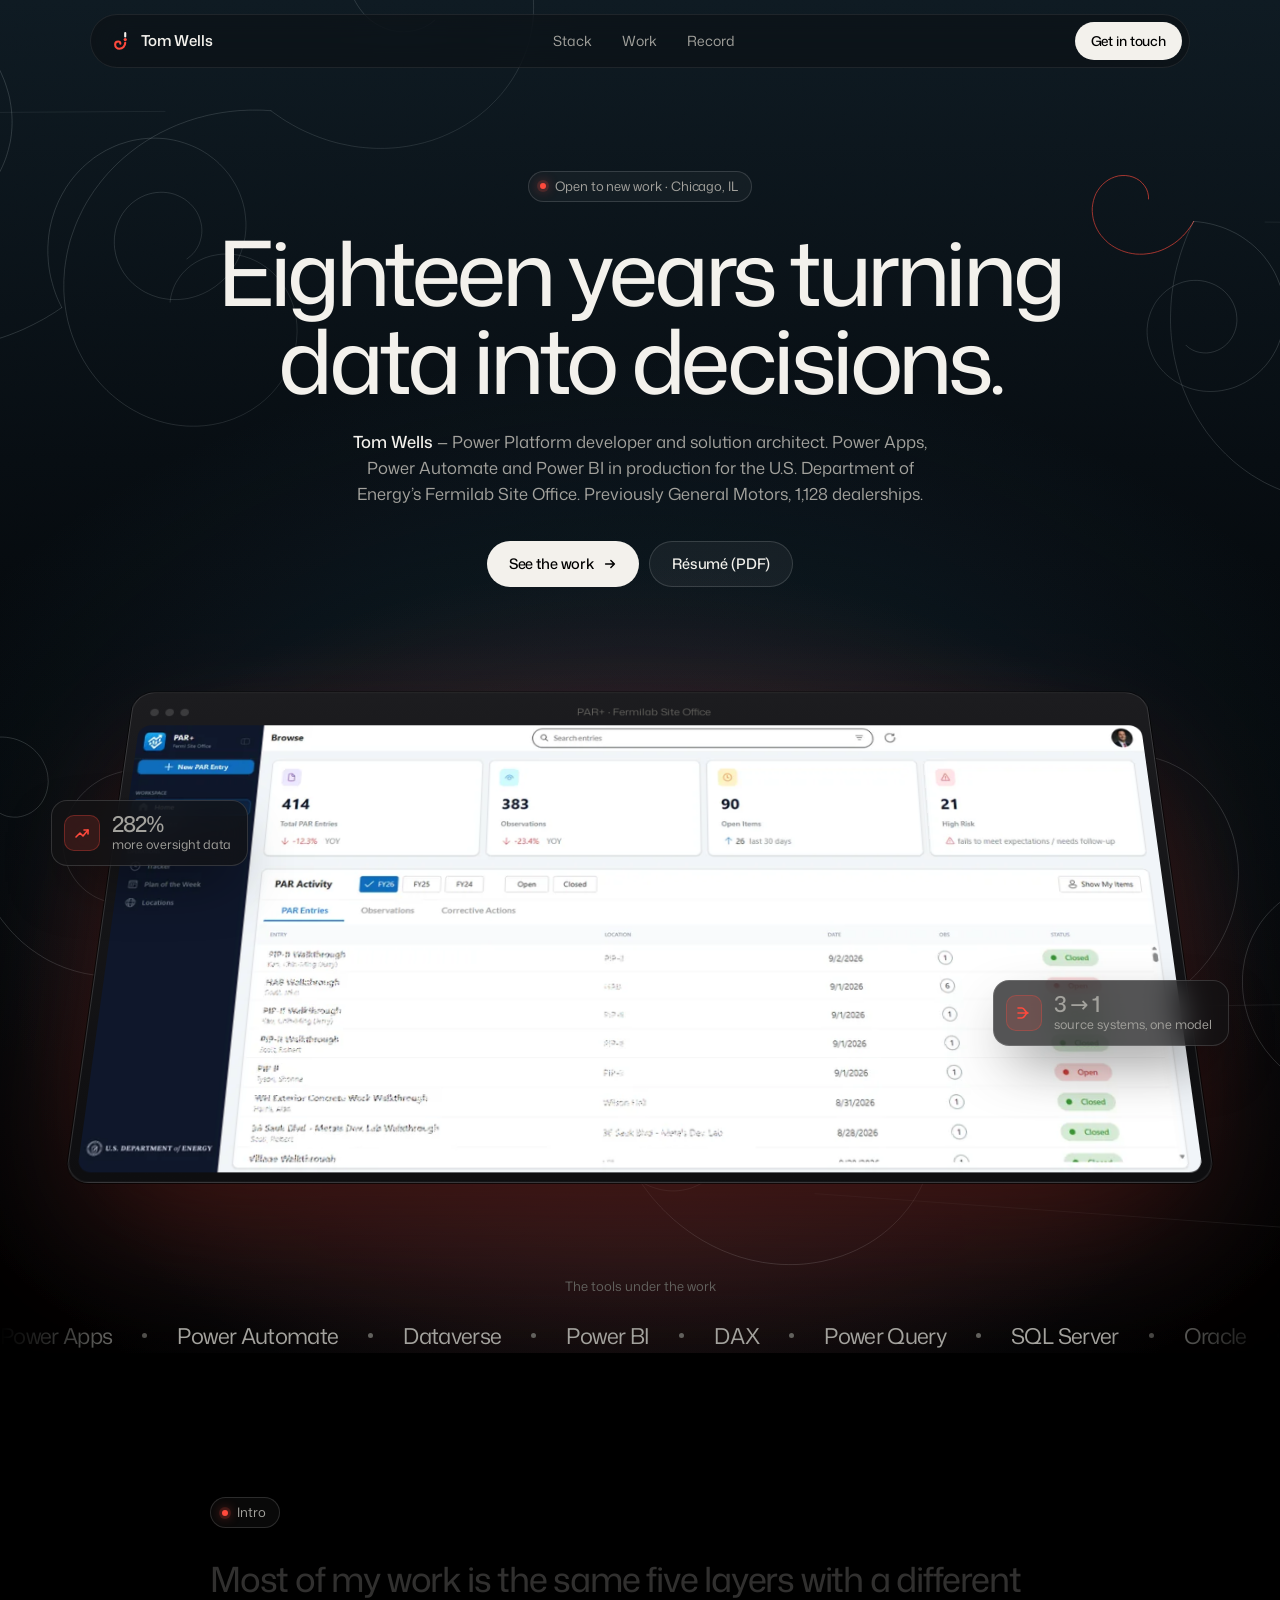
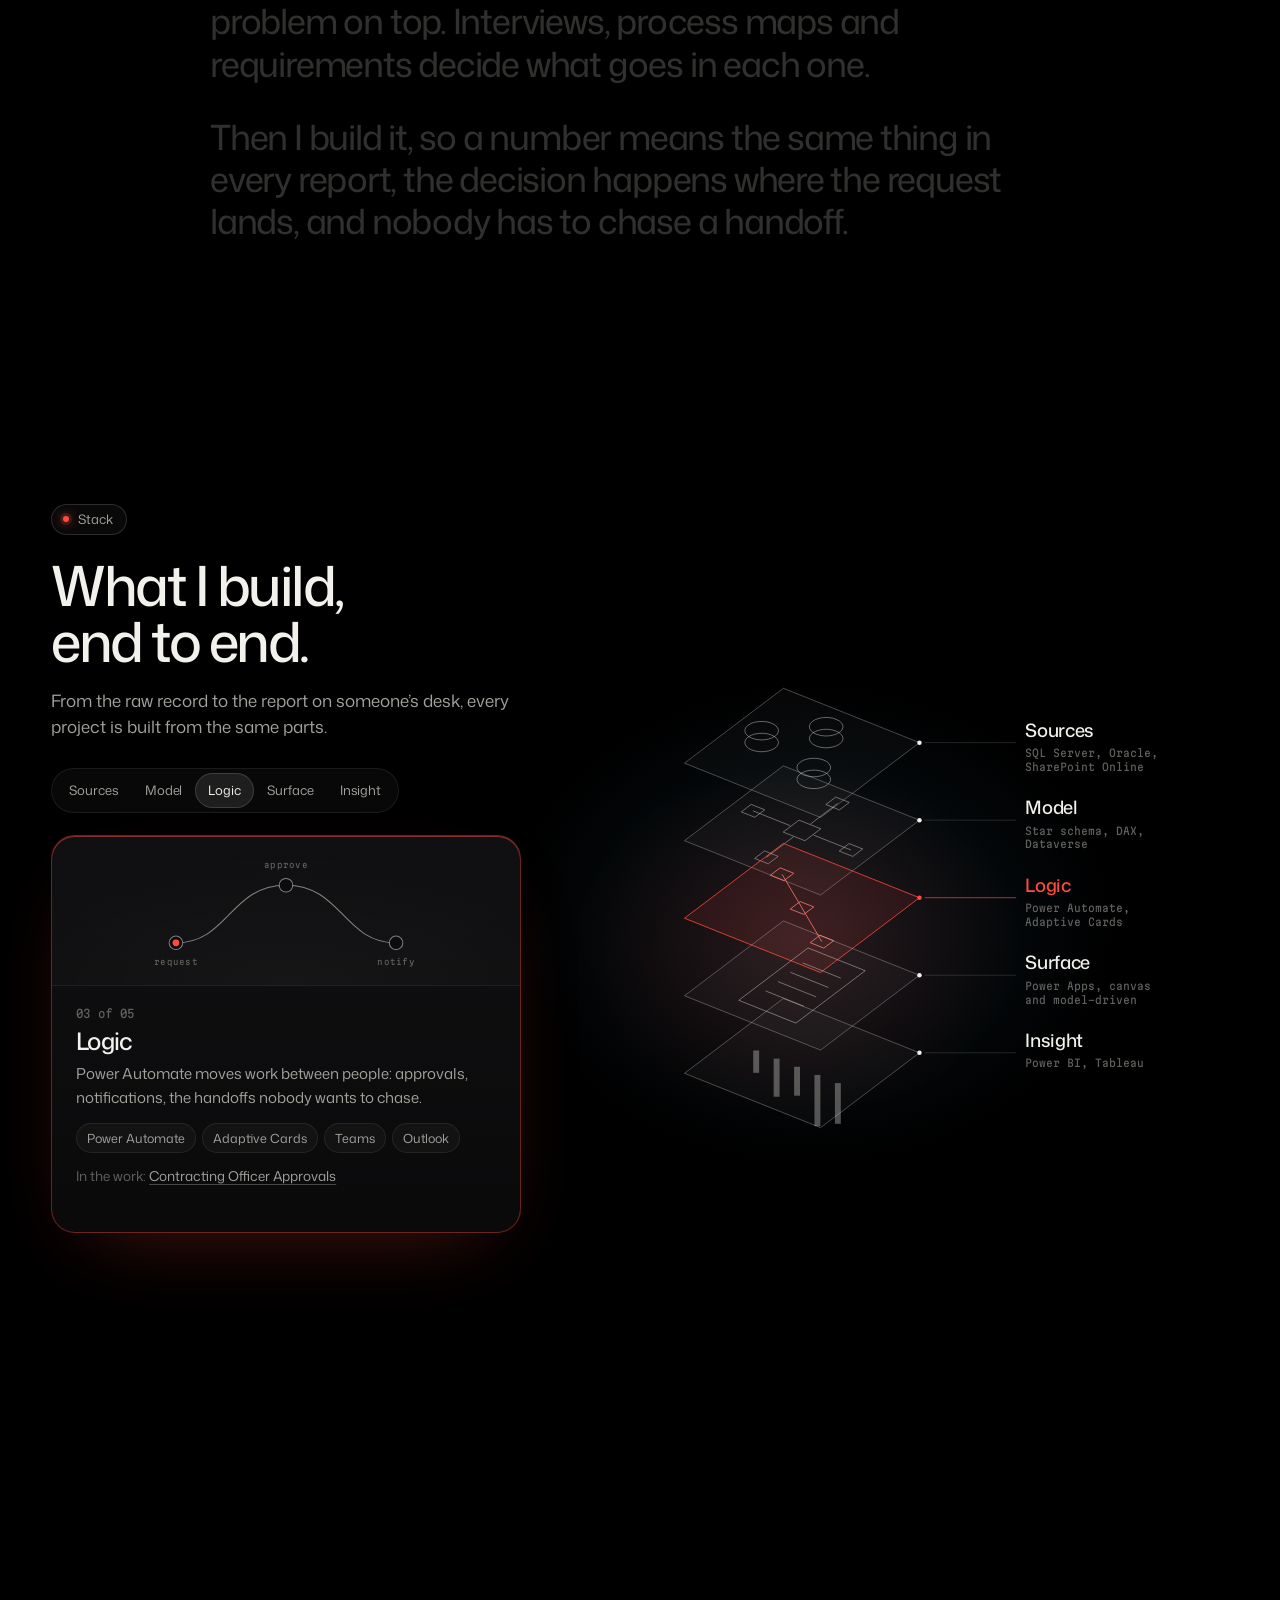
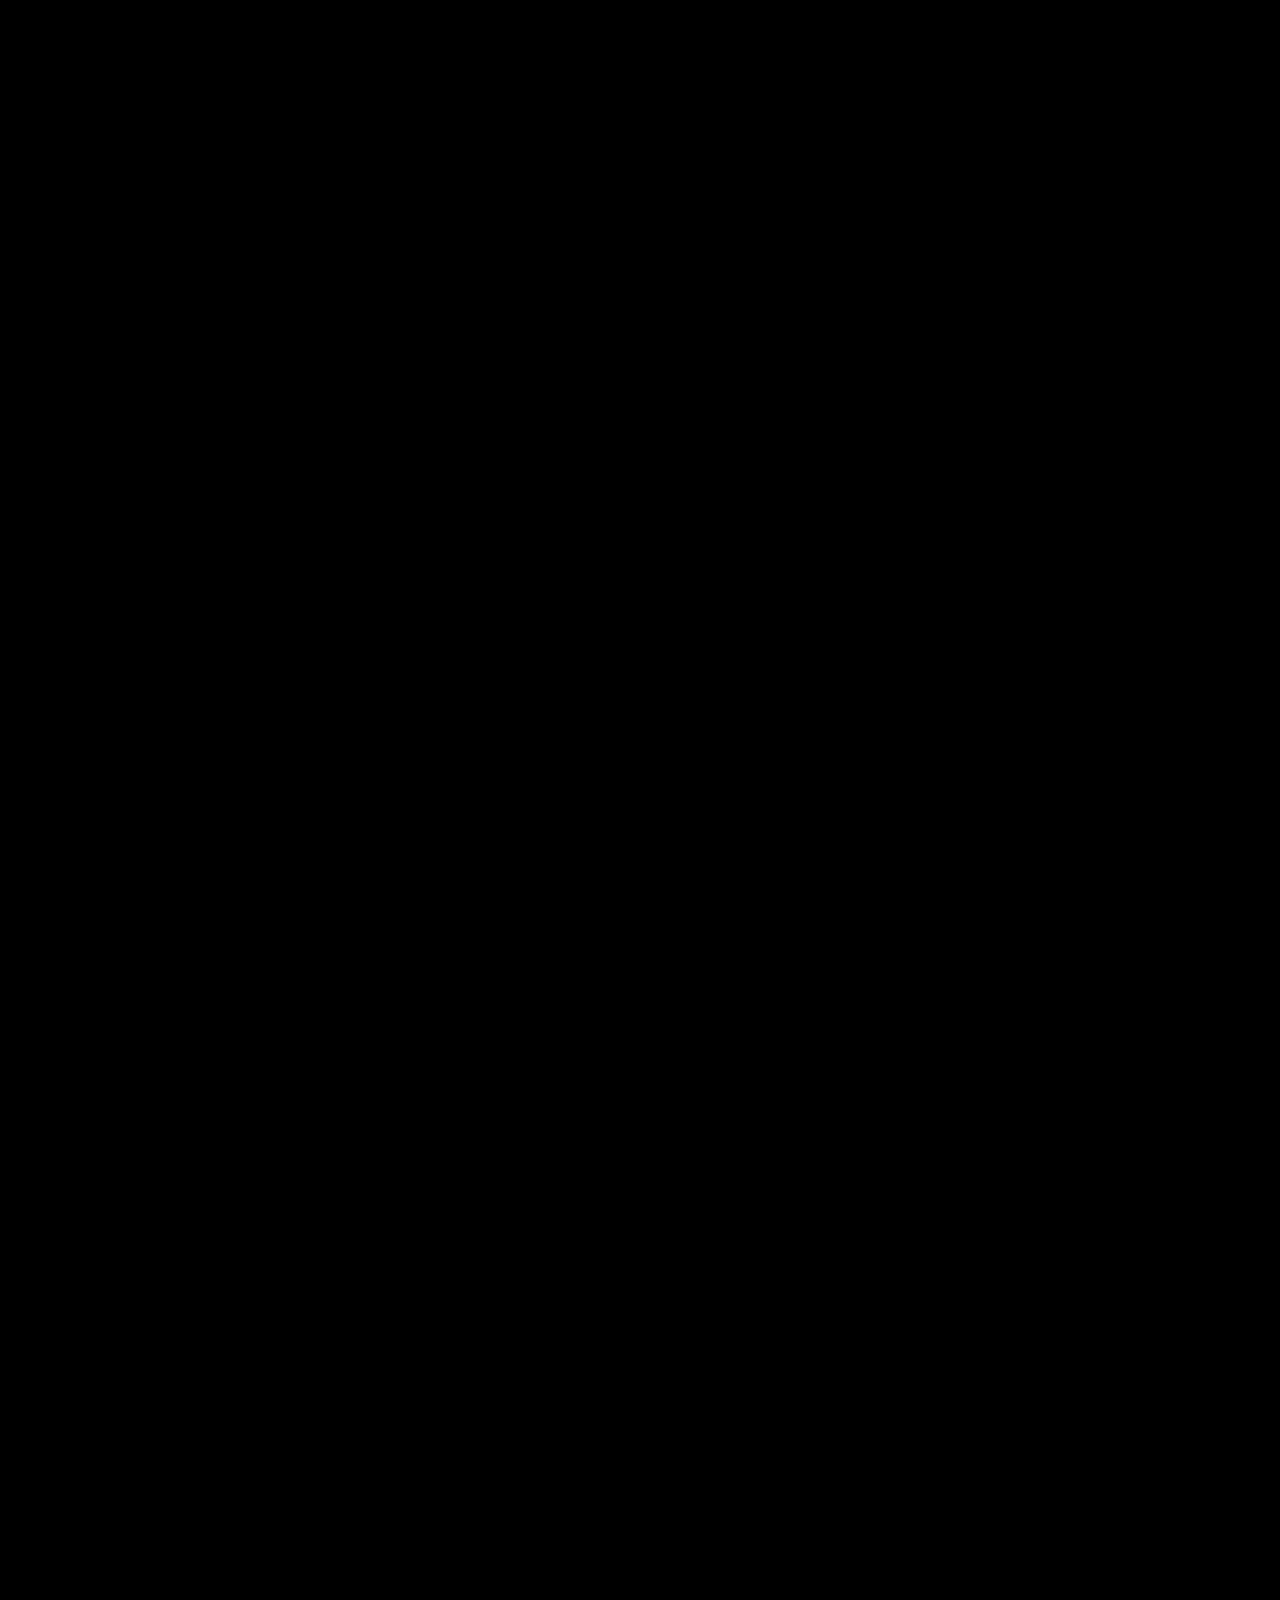
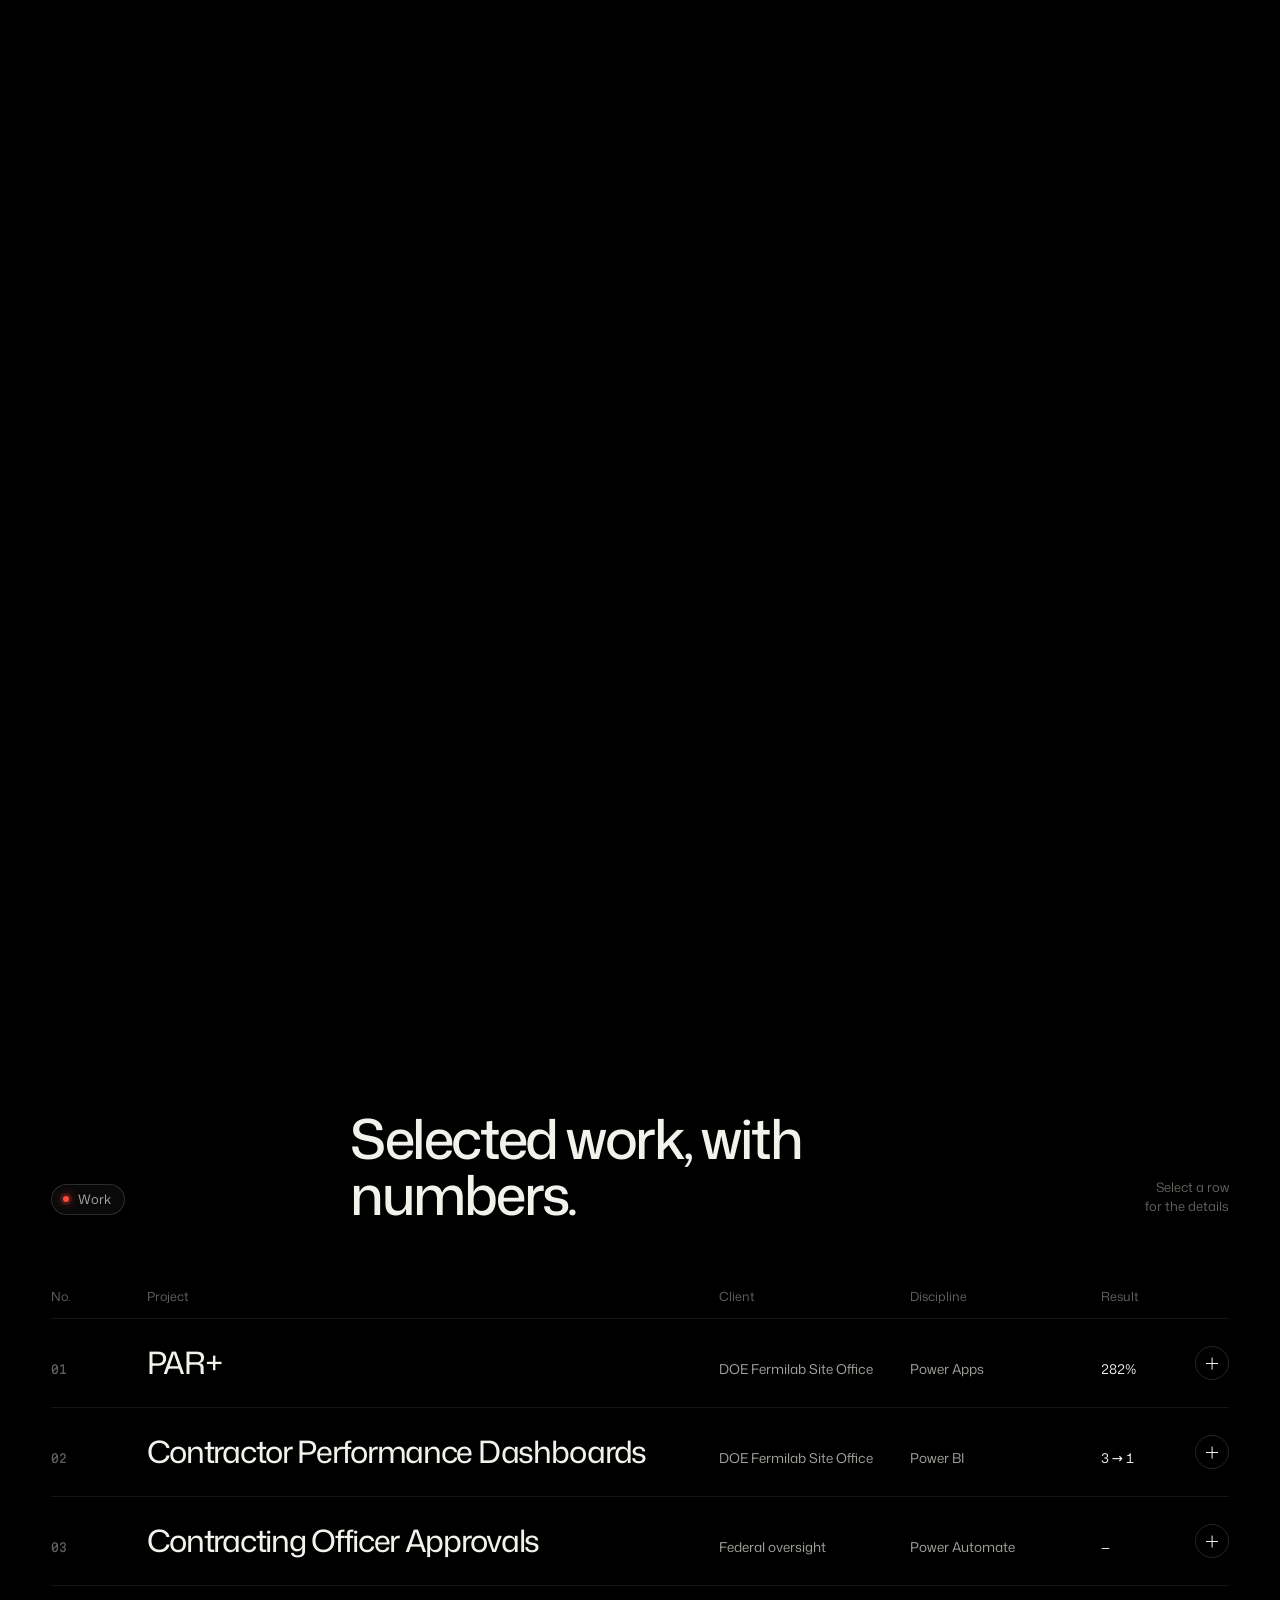
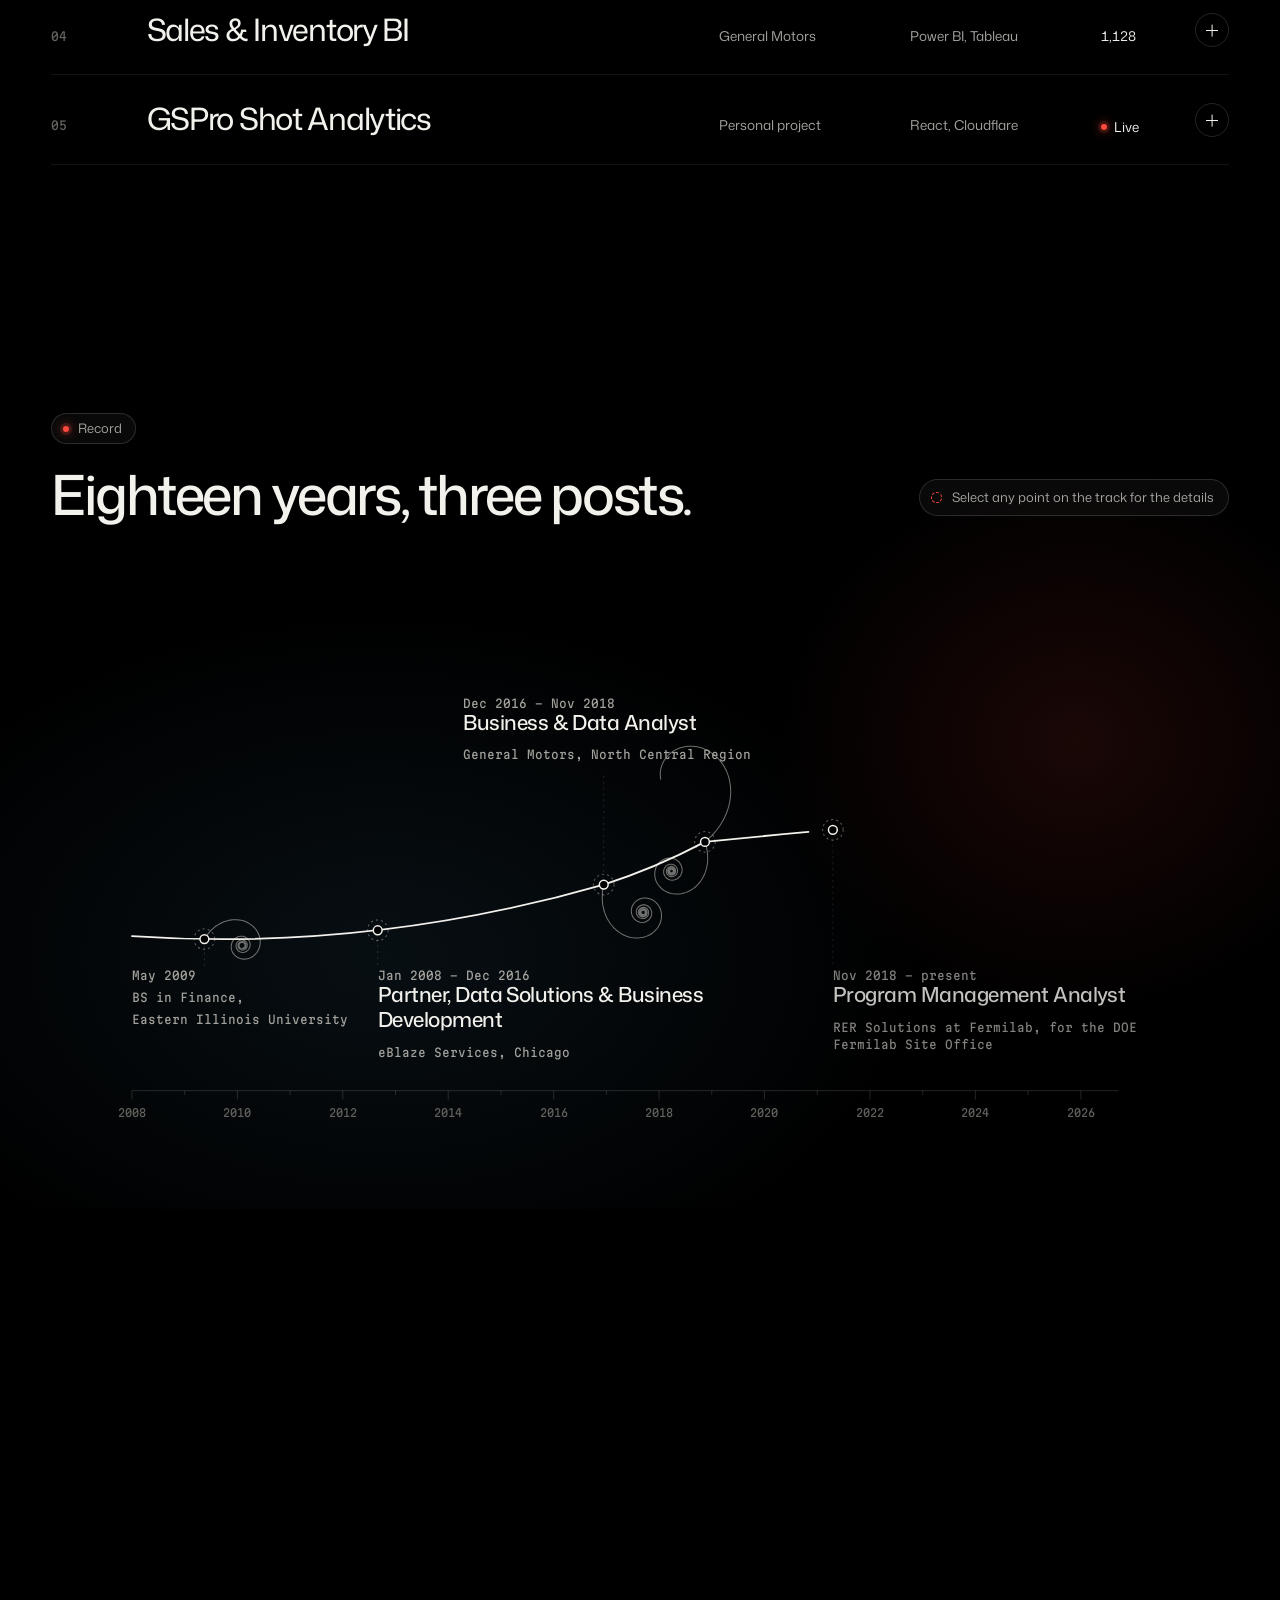
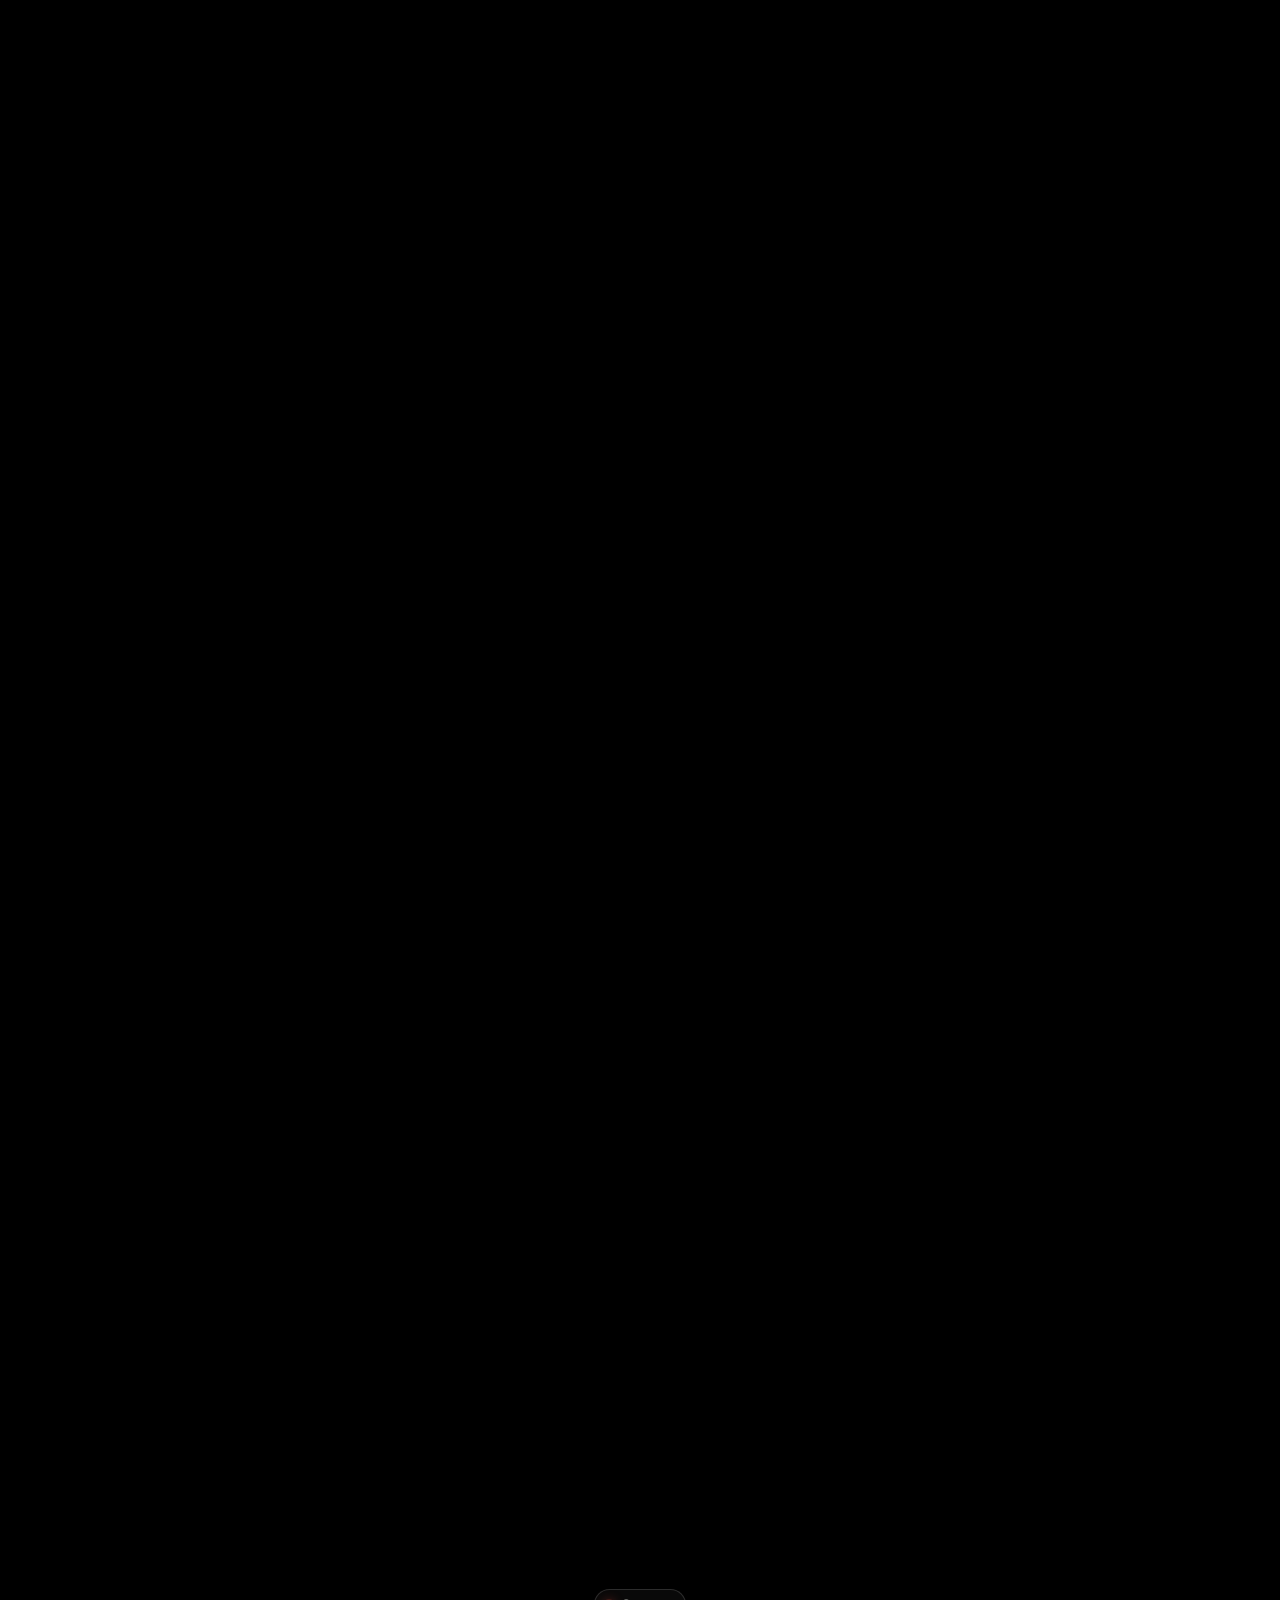
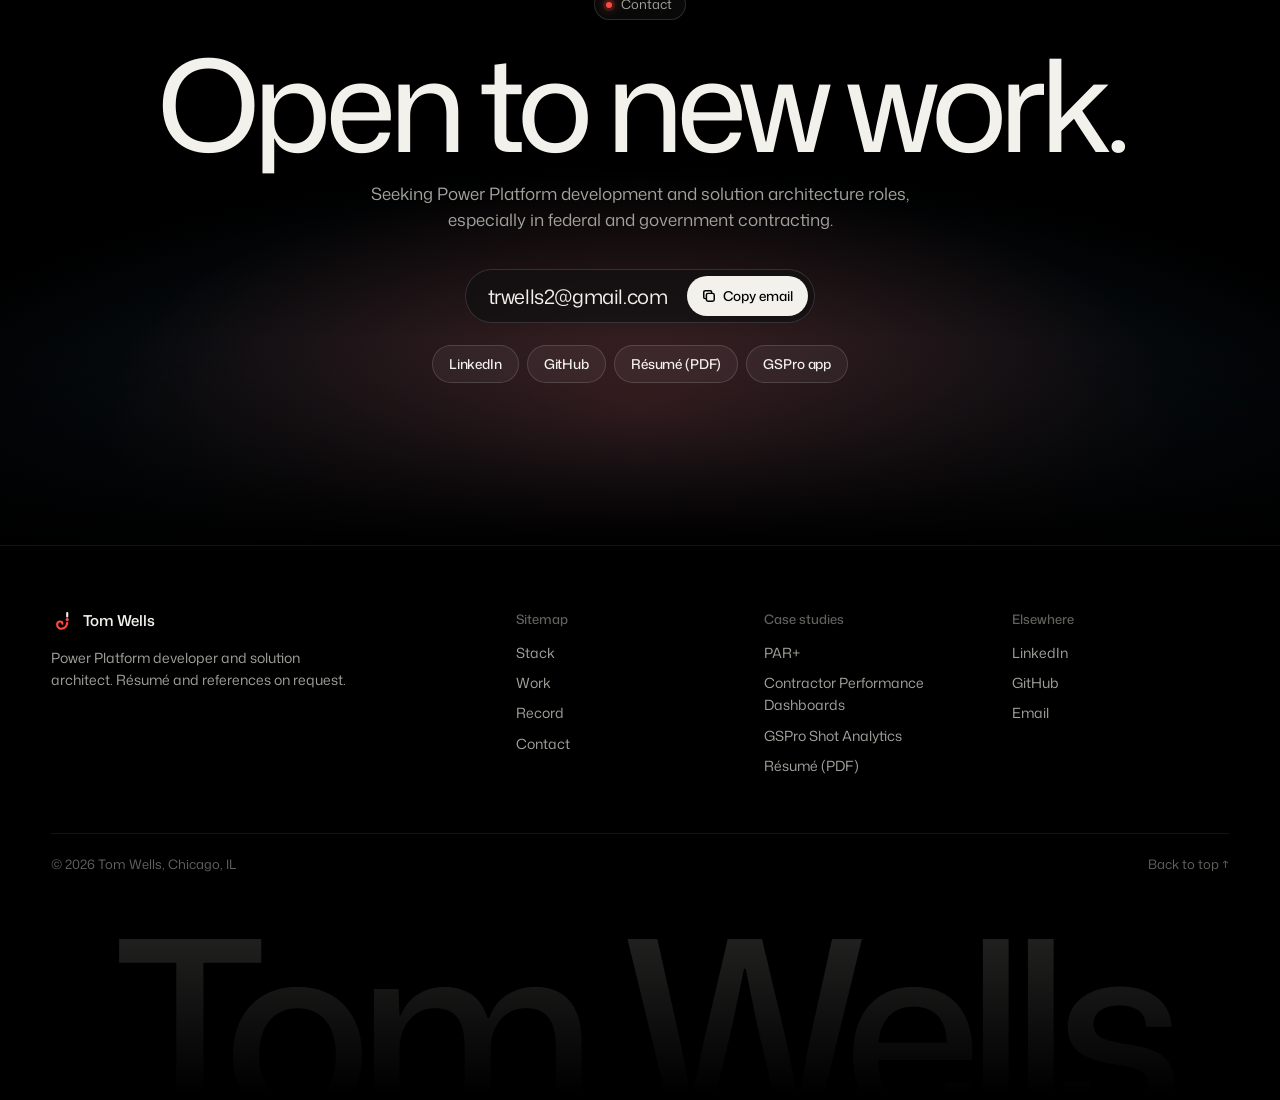
<file: index.html>
<!DOCTYPE html>
<html lang="en">
<head>
<meta charset="UTF-8">
<meta name="viewport" content="width=device-width, initial-scale=1, viewport-fit=cover">
<title>Tom Wells — Power Platform Developer and Solution Architect</title>
<meta name="description" content="Tom Wells, Power Platform developer and solution architect. Power Apps, Power Automate and Power BI in production for the U.S. Department of Energy&#8217;s Fermilab Site Office. Previously General Motors.">
<meta name="theme-color" content="#000000">
<meta property="og:title" content="Tom Wells — Power Platform Developer and Solution Architect">
<meta property="og:description" content="Eighteen years turning data into decisions.">
<meta property="og:type" content="website">
<link rel="icon" href="assets/logo/mark-vertex.svg" type="image/svg+xml">
<link rel="icon" href="favicon.ico" sizes="48x48">
<link rel="apple-touch-icon" href="apple-touch-icon.png">
<link rel="preload" href="assets/fonts/mona-sans.woff2" as="font" type="font/woff2" crossorigin>
<link rel="preload" href="assets/fonts/martian-mono.woff2" as="font" type="font/woff2" crossorigin>
<script>(function(d){d.classList.add('js');if(!matchMedia('(prefers-reduced-motion: reduce)').matches){d.classList.add('motion');setTimeout(function(){d.classList.add('ready')},3500)}})(document.documentElement)</script>
<link rel="stylesheet" href="assets/styles.css?v=2026-10-07">
</head>
<body>
<a class="skip" href="#portfolio">Skip to the work</a>

<header class="nav">
  <a class="brand" href="#top" aria-label="Tom Wells, back to top">
    <svg viewBox="0 0 24 24" fill="none" stroke-width="2.3" stroke-linecap="round" stroke-linejoin="round" aria-hidden="true"><path d="M17.7 3.4V7" stroke="currentColor"/><circle cx="17.7" cy="10.4" r="1.75" fill="#FF4A3D" stroke="none"/><path d="M17.7 14a6.4 6.4 0 0 1-6.4 6.4a4.6 4.6 0 0 1-4.6-4.6a3.3 3.3 0 0 1 3.3-3.3a2.4 2.4 0 0 1 2.4 2.4" stroke="#FF4A3D"/></svg>
    <span>Tom Wells</span>
  </a>
  <nav class="links" aria-label="Sections"><i class="ind" aria-hidden="true"></i><a href="#about">Stack</a><a href="#portfolio">Work</a><a href="#record">Record</a></nav>
  <a class="btn btn-w btn-sm" href="#contact">Get in touch</a>
</header>

<main>
<!-- ============= HERO ============= -->
<section class="hero" id="top">
  <div class="sky" aria-hidden="true"></div>
  <svg class="tracks" viewBox="0 0 1440 1100" preserveAspectRatio="xMidYMid slice" aria-hidden="true"></svg>
  <div class="grain" aria-hidden="true"></div>
  <div class="hero-in wrap">
    <p class="pill"><i class="dot pulse" aria-hidden="true"></i>Open to new work &#183; Chicago, IL</p>
    <h1 class="h1" data-words>Eighteen years turning<br>data into decisions.</h1>
    <p class="lead"><strong>Tom Wells</strong> &#8212; Power Platform developer and solution architect. Power Apps, Power Automate and Power BI in production for the U.S. Department of Energy&#8217;s Fermilab Site Office. Previously General Motors, 1,128 dealerships.</p>
    <div class="ctas">
      <a class="btn btn-w" href="#portfolio">See the work<svg viewBox="0 0 16 16" aria-hidden="true"><path d="M3 8h10M9 4l4 4-4 4"/></svg></a>
      <a class="btn btn-g" href="resume.pdf">R&#233;sum&#233; (PDF)</a>
    </div>
  </div>
  <div class="stage">
    <div class="device">
      <div class="dev-bar" aria-hidden="true"><i></i><i></i><i></i><span>PAR+ &#183; Fermilab Site Office</span></div>
      <div class="screen"><img src="assets/img/par-home.webp" width="1200" height="541" decoding="async" fetchpriority="high" alt="PAR+ home screen showing entry, observation, open-item and high-risk totals above a list of recent walkthroughs"></div>
    </div>
    <div class="chip c1" data-par="-90" aria-hidden="true"><span class="ic"><svg viewBox="0 0 16 16"><path d="M2 12l4-4 3 3 5-6"/><path d="M10 5h4v4"/></svg></span><span><b>282%</b><br>more oversight data</span></div>
    <div class="chip c2" data-par="-160" aria-hidden="true"><span class="ic"><svg viewBox="0 0 16 16"><path d="M2 3h4M2 8h4M2 13h4M6 3c3 0 3 5 6 5M6 13c3 0 3-5 6-5M6 8h6"/></svg></span><span><b>3 &#8594; 1</b><br>source systems, one model</span></div>
  </div>
  <div class="marq">
    <p class="mq-l">The tools under the work</p>
    <div class="mq"><span>Power Apps</span><span>Power Automate</span><span>Dataverse</span><span>Power BI</span><span>DAX</span><span>Power Query</span><span>SQL Server</span><span>Oracle</span><span>SharePoint Online</span><span>Tableau</span><span>Python</span><span>React</span><span>Cloudflare Workers</span><span>Adaptive Cards</span></div>
  </div>
</section>

<!-- ============= INTRO ============= -->
<section class="sec intro" id="about" aria-labelledby="in-h">
  <div class="wrap">
    <p class="pill rv"><i class="dot" aria-hidden="true"></i><span id="in-h">Intro</span></p>
    <p class="lit" data-lit>Most of my work is the same five layers with a different problem on top. Interviews, process maps and requirements decide what goes in each one.</p>
    <p class="lit" data-lit>Then I build it, so a number means the same thing in every report, the decision happens where the request lands, and nobody has to chase a handoff.</p>
  </div>
</section>

<!-- ============= STACK: exploded view ============= -->
<section class="stack" aria-labelledby="st-h">
  <div class="stk-stage wrap">
    <div class="stk-copy">
      <p class="pill rv"><i class="dot" aria-hidden="true"></i>Stack</p>
      <h2 class="h2 rv" id="st-h">What I build,<br>end to end.</h2>
      <p class="sub rv">From the raw record to the report on someone&#8217;s desk, every project is built from the same parts.</p>
      <div class="seg" role="group" aria-label="Choose a layer"><i class="seg-i" aria-hidden="true"></i><button type="button" aria-pressed="false">Sources</button><button type="button" aria-pressed="false">Model</button><button type="button" aria-pressed="false">Logic</button><button type="button" aria-pressed="false">Surface</button><button type="button" aria-pressed="false">Insight</button></div>
    </div>
    <div class="stk-vis"><svg class="stk-svg" viewBox="0 0 1000 1000" role="img" aria-label="Exploded diagram of five stacked layers: sources, model, logic, surface and insight."></svg></div>
    <div class="lp">
        <article class="lpn idle" data-i="-1">
          <div class="viz vz" aria-hidden="true"><svg viewBox="0 0 320 150">
          <path class="sp ly" style="--k:0" d="M100 112L160 94L220 112L160 130Z"/><path class="sp ly" style="--k:1" d="M100 112L160 94L220 112L160 130Z"/><path class="sp ly" style="--k:2" d="M100 112L160 94L220 112L160 130Z"/><path class="sp ly" style="--k:3" d="M100 112L160 94L220 112L160 130Z"/><path class="sp ly" style="--k:4;stroke:var(--red)" d="M100 112L160 94L220 112L160 130Z"/>
          <text x="160" y="146">five layers, one scale</text>
        </svg></div>
          <div class="lp-t"><p class="mono">Exploded view</p><h3>Five layers, one scale</h3><p class="lp-d">Keep scrolling to pull them apart, or pick a layer.</p><ul class="lp-l"><li><button type="button" data-pick="0"><b>01</b>Sources</button></li><li><button type="button" data-pick="1"><b>02</b>Model</button></li><li><button type="button" data-pick="2"><b>03</b>Logic</button></li><li><button type="button" data-pick="3"><b>04</b>Surface</button></li><li><button type="button" data-pick="4"><b>05</b>Insight</button></li></ul></div>
        </article>
        <article class="lpn" data-i="0">
          <div class="viz vz" aria-hidden="true"><svg viewBox="0 0 320 150">
          <g transform="translate(70 52)"><path class="sp" d="M-30 0v52a30 9 0 0 0 60 0V0"/><ellipse class="sp" rx="30" ry="9"/><path class="s" d="M-30 26a30 9 0 0 0 60 0"/></g>
          <g transform="translate(160 52)"><path class="sp" d="M-30 0v52a30 9 0 0 0 60 0V0"/><ellipse class="rp" rx="30" ry="9"/><path class="s" d="M-30 26a30 9 0 0 0 60 0"/></g>
          <g transform="translate(250 52)"><path class="sp" d="M-30 0v52a30 9 0 0 0 60 0V0"/><ellipse class="sp" rx="30" ry="9"/><path class="s" d="M-30 26a30 9 0 0 0 60 0"/></g>
          <circle class="rf bit" cx="62" cy="40" r="1.8"/><circle class="rf bit" cx="78" cy="40" r="1.8"/><circle class="rf bit" cx="152" cy="40" r="1.8"/><circle class="rf bit" cx="168" cy="40" r="1.8"/><circle class="rf bit" cx="244" cy="40" r="1.8"/><circle class="rf bit" cx="258" cy="40" r="1.8"/>
          <text x="70" y="134">sql server</text><text x="160" y="134">oracle</text><text x="250" y="134">sharepoint</text>
        </svg></div>
          <div class="lp-t"><p class="mono">01 of 05</p><h3>Sources</h3><p class="lp-d">SQL Server, Oracle and SharePoint Online: the raw record, wherever it already lives. T-SQL and Postgres to get at it.</p><ul class="tags"><li>SQL Server</li><li>Oracle</li><li>SharePoint Online</li><li>T-SQL</li></ul><p class="lp-w">In the work: <a href="#wh-2" data-open="2">Contractor Performance Dashboards</a></p></div>
        </article>
        <article class="lpn" data-i="1">
          <div class="viz vz" aria-hidden="true"><svg viewBox="0 0 320 150">
          <path class="s flow" d="M100 36L140 62M220 36L180 62M100 114L140 88M220 114L180 88"/>
          <rect class="sp" x="76" y="22" width="34" height="24" rx="4"/><rect class="sp" x="210" y="22" width="34" height="24" rx="4"/><rect class="sp" x="76" y="104" width="34" height="24" rx="4"/><rect class="sp" x="210" y="104" width="34" height="24" rx="4"/>
          <rect class="rp" x="136" y="56" width="48" height="38" rx="5"/>
          <path class="r" d="M146 69h28M146 79h18"/>
          <text x="160" y="146">one star schema</text>
        </svg></div>
          <div class="lp-t"><p class="mono">02 of 05</p><h3>Model</h3><p class="lp-d">One star schema over all of it, so a number means the same thing in every report. DAX and Power Query for reporting, Dataverse for apps.</p><ul class="tags"><li>Star schema</li><li>DAX</li><li>Power Query</li><li>Dataverse</li></ul><p class="lp-w">In the work: <a href="#wh-2" data-open="2">Contractor Performance Dashboards</a>, <a href="#wh-1" data-open="1">PAR+</a></p></div>
        </article>
        <article class="lpn" data-i="2">
          <div class="viz vz" aria-hidden="true"><svg viewBox="0 0 320 150">
          <path class="s" d="M30 112C92 112 94 44 160 44S228 112 290 112"/>
          <circle class="sp" cx="30" cy="112" r="8"/><circle class="sp" cx="160" cy="44" r="8"/><circle class="sp" cx="290" cy="112" r="8"/>
          <circle class="rf rider" r="4"/>
          <text x="30" y="138">request</text><text x="160" y="24">approve</text><text x="290" y="138">notify</text>
        </svg></div>
          <div class="lp-t"><p class="mono">03 of 05</p><h3>Logic</h3><p class="lp-d">Power Automate moves work between people: approvals, notifications, the handoffs nobody wants to chase.</p><ul class="tags"><li>Power Automate</li><li>Adaptive Cards</li><li>Teams</li><li>Outlook</li></ul><p class="lp-w">In the work: <a href="#wh-3" data-open="3">Contracting Officer Approvals</a></p></div>
        </article>
        <article class="lpn" data-i="3">
          <div class="viz vz" aria-hidden="true"><svg viewBox="0 0 360 150">
          <rect class="sp" x="70" y="14" width="190" height="124" rx="10"/>
          <path class="s" d="M114 14V138"/>
          <path class="s" d="M80 30h24M80 42h18M80 54h22" style="opacity:.6"/>
          <rect class="so" x="124" y="26" width="58" height="30" rx="4"/><rect class="so" x="190" y="26" width="58" height="30" rx="4"/>
          <path class="s" d="M124 72h124M124 86h124M124 100h124M124 114h124" style="opacity:.45"/>
          <rect class="sp" x="232" y="48" width="58" height="96" rx="9"/>
          <path class="s" d="M242 64h38M242 74h26" style="opacity:.6"/>
          <rect class="rp" x="242" y="118" width="38" height="14" rx="7"/>
          <circle class="rp tap" cx="261" cy="125" r="6"/>
        </svg></div>
          <div class="lp-t"><p class="mono">04 of 05</p><h3>Surface</h3><p class="lp-d">Power Apps where the work actually happens, canvas and model-driven, wired into SharePoint. PAR+ moved federal safety inspections into an app.</p><ul class="tags"><li>Power Apps</li><li>Canvas</li><li>Model-driven</li><li>SharePoint</li></ul><p class="lp-w">In the work: <a href="#wh-1" data-open="1">PAR+</a></p></div>
        </article>
        <article class="lpn" data-i="4">
          <div class="viz vz" aria-hidden="true"><svg viewBox="0 0 360 150">
          <path class="s" d="M40 130H320" style="opacity:.5"/>
          <rect class="so bar" x="52" y="70" width="18" height="60" rx="2"/><rect class="so bar" x="84" y="52" width="18" height="78" rx="2" style="animation-delay:-.4s"/><rect class="so bar" x="116" y="80" width="18" height="50" rx="2" style="animation-delay:-.9s"/><rect class="so bar" x="148" y="40" width="18" height="90" rx="2" style="animation-delay:-1.3s"/><rect class="so bar" x="180" y="60" width="18" height="70" rx="2" style="animation-delay:-1.8s"/><rect class="so bar" x="212" y="34" width="18" height="96" rx="2" style="animation-delay:-2.2s"/><rect class="so bar" x="244" y="48" width="18" height="82" rx="2" style="animation-delay:-2.6s"/><rect class="rp bar" x="276" y="22" width="18" height="108" rx="2" style="animation-delay:-3s"/>
          <path class="r" d="M60 96C110 88 140 70 190 62S260 36 286 26"/>
        </svg></div>
          <div class="lp-t"><p class="mono">05 of 05</p><h3>Insight</h3><p class="lp-d">Power BI and Tableau on top, reading the model instead of a pile of exports. Python when the question outgrows the dashboard.</p><ul class="tags"><li>Power BI</li><li>Tableau</li><li>Python</li></ul><p class="lp-w">In the work: <a href="#wh-4" data-open="4">Sales &amp; Inventory BI</a>, <a href="#wh-5" data-open="5">GSPro Shot Analytics</a></p></div>
        </article>
    </div>
  </div>
</section>

<!-- ============= WORK ============= -->
<section class="sec work" id="portfolio" aria-labelledby="wk-h">
  <div class="wrap">
    <div class="wk-head g12">
      <p class="pill rv"><i class="dot" aria-hidden="true"></i>Work</p>
      <h2 class="h2 rv" id="wk-h">Selected work, with numbers.</h2>
      <p class="wk-hint rv">Select a row<br>for the details</p>
    </div>
    <div class="ix-h g12" aria-hidden="true"><span>No.</span><span>Project</span><span>Client</span><span>Discipline</span><span>Result</span></div>
    <ol class="idx">
      <li class="row">
        <button type="button" class="row-h g12" id="wh-1" aria-expanded="false" aria-controls="wb-1">
          <span class="r-n">01</span><span class="r-t">PAR+</span><span class="r-c">DOE Fermilab Site Office</span><span class="r-d">Power Apps</span><span class="r-m">282%</span><span class="pm" aria-hidden="true"></span>
        </button>
        <div class="acc-b" id="wb-1" role="region" aria-labelledby="wh-1"><div class="acc-in"><div class="rb g12">
          <div class="rb-t">
            <p class="sum">A Power Apps canvas app for conducting and recording contractor safety inspections. The UI was prototyped in HTML and validated with end users before the build, which cut rework and post-release change requests.</p>
            <div class="c-met"><b data-count="282" data-suf="%">282<em>%</em></b><span>more oversight data captured, with manual record entry eliminated across the federal oversight organization.</span></div>
            <ul class="tags"><li>Power Apps</li><li>Dataverse</li><li>Power Automate</li></ul>
            <p class="c-links"><a class="btn btn-w btn-sm" href="par.html">Read the case study<svg viewBox="0 0 16 16" aria-hidden="true"><path d="M3 8h10M9 4l4 4-4 4"/></svg></a></p>
          </div>
          <figure class="rb-f"><div class="fr shot">
            <img src="assets/img/par-home.webp" width="1200" height="541" loading="lazy" decoding="async" alt="PAR+ home screen with entry, observation, open-item and high-risk totals">
          </div><figcaption>PAR+ home screen</figcaption></figure>
        </div></div></div>
      </li>
      <li class="row">
        <button type="button" class="row-h g12" id="wh-2" aria-expanded="false" aria-controls="wb-2">
          <span class="r-n">02</span><span class="r-t">Contractor Performance Dashboards</span><span class="r-c">DOE Fermilab Site Office</span><span class="r-d">Power BI</span><span class="r-m">3 &#8594; 1</span><span class="pm" aria-hidden="true"></span>
        </button>
        <div class="acc-b" id="wb-2" role="region" aria-labelledby="wh-2"><div class="acc-in"><div class="rb g12">
          <div class="rb-t">
            <p class="sum">Star-schema models in Power BI that unify SQL Server, Oracle and SharePoint Online, giving Site Office leadership one view of contractor performance and oversight status in place of siloed manual reporting.</p>
            <div class="c-met"><b>3&#8202;<em>&#8594;</em>&#8202;1</b><span>source systems resolved into one governed, query-optimized model.</span></div>
            <ul class="tags"><li>Power BI</li><li>DAX</li><li>SQL Server</li><li>Oracle</li><li>SharePoint Online</li></ul>
            <p class="c-links"><a class="btn btn-w btn-sm" href="contractor-dashboards.html">Read the case study<svg viewBox="0 0 16 16" aria-hidden="true"><path d="M3 8h10M9 4l4 4-4 4"/></svg></a><a class="btn btn-g btn-sm" href="contractor-dashboards.html#report">Try the live report</a></p>
          </div>
          <figure class="rb-f"><div class="fr">
            <svg class="il" viewBox="0 0 640 400" role="img" aria-label="Diagram: SQL Server, Oracle and SharePoint flow into one star-schema model, which feeds one dashboard.">
            <rect class="sp" x="56" y="98" width="150" height="38" rx="19"/><text x="131" y="121">SQL Server</text>
            <rect class="sp" x="56" y="181" width="150" height="38" rx="19"/><text x="131" y="204">Oracle</text>
            <rect class="sp" x="56" y="264" width="150" height="38" rx="19"/><text x="131" y="287">SharePoint Online</text>
            <path class="s flow" d="M206 117C262 117 262 200 300 200"/><path class="s flow" d="M206 200H300"/><path class="s flow" d="M206 283C262 283 262 200 300 200"/>
            <path class="s" d="M318 182L292 156M362 182L388 156M362 218L388 244M318 218L292 244"/>
            <rect class="sp" x="280" y="144" width="16" height="16"/><rect class="sp" x="384" y="144" width="16" height="16"/><rect class="sp" x="384" y="240" width="16" height="16"/><rect class="sp" x="280" y="240" width="16" height="16"/>
            <rect class="sp r" x="318" y="182" width="44" height="36"/>
            <text x="340" y="292">one model</text>
            <path class="s flow" d="M400 200H452"/>
            <rect class="sp" x="452" y="118" width="140" height="164" rx="6"/>
            <path class="s" d="M466 140H520M466 152H500"/>
            <rect class="so" x="468" y="228" width="14" height="38"/><rect class="so" x="490" y="210" width="14" height="56"/><rect class="so" x="512" y="218" width="14" height="48"/><rect class="so" x="534" y="196" width="14" height="70"/><rect class="so" x="556" y="184" width="14" height="82"/>
            <path class="r" d="M468 202L497 190L519 194L541 172L572 160"/>
            <text x="522" y="306">one view</text>
          </svg>
          </div><figcaption>Three sources, one model, one view</figcaption></figure>
        </div>
        </div></div>
      </li>
      <li class="row">
        <button type="button" class="row-h g12" id="wh-3" aria-expanded="false" aria-controls="wb-3">
          <span class="r-n">03</span><span class="r-t">Contracting Officer Approvals</span><span class="r-c">Federal oversight</span><span class="r-d">Power Automate</span><span class="r-m">&#8212;</span><span class="pm" aria-hidden="true"></span>
        </button>
        <div class="acc-b" id="wb-3" role="region" aria-labelledby="wh-3"><div class="acc-in"><div class="rb g12">
          <div class="rb-t">
            <p class="sum">Multi-stage sequential approval flows for recurring contracting-officer workflows, with HTML-formatted Outlook notifications and Teams Adaptive Cards at every stage. Less manual routing, shorter response times.</p>
            <p class="c-q">The decision happens where the request lands.</p>
            <ul class="tags"><li>Power Automate</li><li>Adaptive Cards</li><li>Teams</li><li>Outlook</li></ul>
            
          </div>
          <figure class="rb-f"><div class="fr">
            <svg class="il" viewBox="0 0 640 400" role="img" aria-label="Diagram: a request moves through sequential review stages, each arriving as an approval card with approve and reject buttons.">
            <path class="s" d="M120 80V320"/>
            <circle class="sp" cx="120" cy="80" r="11"/><circle class="sp" cx="120" cy="160" r="11"/><circle class="sp r" cx="120" cy="240" r="11"/><circle class="f" cx="120" cy="320" r="11"/>
            <path d="M115 320l4 4l7-8" fill="none" stroke="#000" stroke-width="1.6"/>
            <circle class="rf run" cx="120" cy="80" r="3.5"/>
            <text class="ta" x="146" y="84">request</text><text class="ta" x="146" y="164">stage 1 review</text><text class="ta" x="146" y="244">contracting officer</text><text class="ta" x="146" y="324">approved</text>
            <path class="s flow" d="M300 240H352"/>
            <rect class="sp" x="352" y="112" width="240" height="196" rx="12"/>
            <text class="hd" x="376" y="148">Approval requested</text>
            <text class="ta" x="376" y="170">stage 2 of 3</text>
            <path class="s" d="M376 196H568M376 214H530M376 232H550" style="opacity:.35"/>
            <rect class="f" x="376" y="256" width="92" height="30" rx="15"/><text x="422" y="275" style="fill:#000">approve</text>
            <rect class="sp" x="478" y="256" width="90" height="30" rx="15"/><text x="523" y="275">reject</text>
          </svg>
          </div><figcaption>Every stage arrives as a card</figcaption></figure>
        </div></div></div>
      </li>
      <li class="row">
        <button type="button" class="row-h g12" id="wh-4" aria-expanded="false" aria-controls="wb-4">
          <span class="r-n">04</span><span class="r-t">Sales &amp; Inventory BI</span><span class="r-c">General Motors</span><span class="r-d">Power BI, Tableau</span><span class="r-m">1,128</span><span class="pm" aria-hidden="true"></span>
        </button>
        <div class="acc-b" id="wb-4" role="region" aria-labelledby="wh-4"><div class="acc-in"><div class="rb g12">
          <div class="rb-t">
            <p class="sum">The Power BI and Tableau reporting layer for the region, giving field managers real-time sales and inventory visibility. I was the regional SME for Power BI, Tableau, SQL and Excel.</p>
            <div class="c-met"><b data-count="1128">1,128</b><span>dealerships covered, supporting $50M in sales growth and a 6.1% year-over-year regional improvement.</span></div>
            <ul class="tags"><li>Power BI</li><li>Tableau</li><li>SQL</li><li>Excel</li></ul>
            
          </div>
          <figure class="rb-f"><div class="fr">
            <svg class="il" viewBox="0 0 640 400" role="img" aria-label="Chart: 1,128 dealerships, with monthly bars and a trend line rising 6.1 percent year over year.">
            <text class="big" x="56" y="104">$50M</text>
            <text class="ta" x="58" y="130">regional sales growth</text>
            <path class="s" d="M56 340H584" style="opacity:.5"/>
            <rect class="so" x="60" y="282" width="20" height="58"/><rect class="so" x="104" y="270" width="20" height="70"/><rect class="so" x="148" y="276" width="20" height="64"/><rect class="so" x="192" y="258" width="20" height="82"/><rect class="so" x="236" y="262" width="20" height="78"/><rect class="so" x="280" y="244" width="20" height="96"/><rect class="so" x="324" y="250" width="20" height="90"/><rect class="so" x="368" y="232" width="20" height="108"/><rect class="so" x="412" y="226" width="20" height="114"/><rect class="so" x="456" y="212" width="20" height="128"/><rect class="so" x="500" y="204" width="20" height="136"/><rect class="so" x="544" y="186" width="20" height="154"/>
            <path class="r" d="M70 262C130 252 170 246 246 232S380 206 420 196S520 168 554 160"/>
            <circle class="rf" cx="554" cy="160" r="4"/>
            <text class="te" x="584" y="140" style="fill:var(--red)">+6.1% yoy</text>
          </svg>
          </div><figcaption>Regional sales, one reporting layer</figcaption></figure>
        </div></div></div>
      </li>
      <li class="row">
        <button type="button" class="row-h g12" id="wh-5" aria-expanded="false" aria-controls="wb-5">
          <span class="r-n">05</span><span class="r-t">GSPro Shot Analytics</span><span class="r-c">Personal project</span><span class="r-d">React, Cloudflare</span><span class="r-m"><i class="dot pulse" aria-hidden="true"></i>Live</span><span class="pm" aria-hidden="true"></span>
        </button>
        <div class="acc-b" id="wb-5" role="region" aria-labelledby="wh-5"><div class="acc-in"><div class="rb g12">
          <div class="rb-t">
            <p class="sum">A full-stack React and Recharts app with club-segmented visualizations, a distance-weighted consistency metric and CSV export. A Cloudflare Worker proxies the Google Sheets API so credentials never reach the client.</p>
            <div class="c-met"><b data-count="3779">3,779</b><span>shots plotted in the dispersion view, filtered by club.</span></div>
            <ul class="tags"><li>React</li><li>Recharts</li><li>Python</li><li>Cloudflare Workers</li></ul>
            <p class="c-links"><a class="btn btn-w btn-sm" href="gspro-analytics.html">Read the case study<svg viewBox="0 0 16 16" aria-hidden="true"><path d="M3 8h10M9 4l4 4-4 4"/></svg></a><a class="btn btn-g btn-sm" href="https://trwells.com/gspro" target="_blank" rel="noopener">Open the live app</a></p>
          </div>
          <figure class="rb-f"><div class="fr shot">
            <img src="assets/img/gspro-dispersion.webp" width="1200" height="576" loading="lazy" decoding="async" alt="GSPro Shot Analytics with club filters, carry and accuracy averages, and a scatter of 3,779 shots by offline distance">
          </div><figcaption>GSPro shot dispersion view</figcaption></figure>
        </div></div></div>
      </li>
    </ol>
  </div>
</section>

<!-- ============= RECORD: career as one track ============= -->
<section class="record" id="record" aria-labelledby="rc-h">
  <div class="rec-stage">
    <div class="rec-head">
      <div>
        <p class="pill rv"><i class="dot" aria-hidden="true"></i>Record</p>
        <h2 class="h2 rv" id="rc-h">Eighteen years, three posts.</h2>
      </div>
      <p class="rec-hint rv"><i aria-hidden="true"></i>Select any point on the track for the details</p>
    </div>
    <svg class="rec-svg" id="recSvg" role="group" aria-label="Career timeline: eBlaze Services 2008 to 2016, General Motors 2016 to 2018, RER Solutions at Fermilab 2018 to present, BS in Finance from Eastern Illinois University in 2009."></svg>
    <div class="rec-card" id="recCard" role="dialog" aria-modal="false" aria-labelledby="rcTitle" hidden></div>
  </div>
</section>

<!-- ============= CONTACT ============= -->
<section class="contact" id="contact" aria-labelledby="c-h">
  <div class="sky" aria-hidden="true"></div>
  <svg class="spiral" viewBox="-500 -500 1000 1000" aria-hidden="true"><path pathLength="1" d=""/></svg>
  <div class="wrap">
    <p class="pill rv"><i class="dot pulse" aria-hidden="true"></i>Contact</p>
    <h2 class="c-h rv" id="c-h">Open to new work.</h2>
    <p class="sub rv">Seeking Power Platform development and solution architecture roles, especially in federal and government contracting.</p>
    <div class="mailbox rv">
      <a class="mail" href="mailto:trwells2@gmail.com">trwells2@gmail.com</a>
      <button type="button" class="copy" data-copy="trwells2@gmail.com"><svg class="cp" viewBox="0 0 16 16" aria-hidden="true"><rect x="5" y="5" width="9" height="9" rx="2"/><path d="M11 5V3.5A1.5 1.5 0 0 0 9.5 2h-6A1.5 1.5 0 0 0 2 3.5v6A1.5 1.5 0 0 0 3.5 11H5"/></svg><svg class="ok" viewBox="0 0 16 16" aria-hidden="true"><path d="M3 8.5l3 3 7-7"/></svg><span>Copy email</span></button>
    </div>
    <p class="c-ls rv"><a class="btn btn-g btn-sm" href="https://linkedin.com/in/thomas-r-wells" target="_blank" rel="noopener">LinkedIn</a><a class="btn btn-g btn-sm" href="https://github.com/trwells2/" target="_blank" rel="noopener">GitHub</a><a class="btn btn-g btn-sm" href="resume.pdf">R&#233;sum&#233; (PDF)</a><a class="btn btn-g btn-sm" href="https://trwells.com/gspro" target="_blank" rel="noopener">GSPro app</a></p>
    <p class="sr" aria-live="polite" style="position:absolute;width:1px;height:1px;overflow:hidden;clip:rect(0 0 0 0)"></p>
  </div>
</section>
</main>

<footer class="foot">
  <div class="wrap">
    <div class="f-grid">
      <div>
        <a class="brand" href="#top"><svg viewBox="0 0 24 24" fill="none" stroke-width="2.3" stroke-linecap="round" stroke-linejoin="round" aria-hidden="true"><path d="M17.7 3.4V7" stroke="currentColor"/><circle cx="17.7" cy="10.4" r="1.75" fill="#FF4A3D" stroke="none"/><path d="M17.7 14a6.4 6.4 0 0 1-6.4 6.4a4.6 4.6 0 0 1-4.6-4.6a3.3 3.3 0 0 1 3.3-3.3a2.4 2.4 0 0 1 2.4 2.4" stroke="#FF4A3D"/></svg><span>Tom Wells</span></a>
        <p>Power Platform developer and solution architect. R&#233;sum&#233; and references on request.</p>
      </div>
      <div><h4>Sitemap</h4><ul><li><a href="#about">Stack</a></li><li><a href="#portfolio">Work</a></li><li><a href="#record">Record</a></li><li><a href="#contact">Contact</a></li></ul></div>
      <div><h4>Case studies</h4><ul><li><a href="par.html">PAR+</a></li><li><a href="contractor-dashboards.html">Contractor Performance Dashboards</a></li><li><a href="gspro-analytics.html">GSPro Shot Analytics</a></li><li><a href="resume.pdf">R&#233;sum&#233; (PDF)</a></li></ul></div>
      <div><h4>Elsewhere</h4><ul><li><a href="https://linkedin.com/in/thomas-r-wells" target="_blank" rel="noopener">LinkedIn</a></li><li><a href="https://github.com/trwells2/" target="_blank" rel="noopener">GitHub</a></li><li><a href="mailto:trwells2@gmail.com">Email</a></li></ul></div>
    </div>
    <div class="f-bot"><span>&#169; <span class="year">2026</span> Tom Wells, Chicago, IL</span><a href="#top">Back to top &#8593;</a></div>
  </div>
  <p class="f-wm" aria-hidden="true">Tom Wells</p>
</footer>

<script>
(()=>{
'use strict';
const D=document.documentElement,motion=D.classList.contains('motion');
const $=(s,c=document)=>c.querySelector(s),$$=(s,c=document)=>[...c.querySelectorAll(s)];
const clamp=(v,a=0,b=1)=>v<a?a:v>b?b:v;
const f1=v=>v.toFixed(1);
const io3=x=>x<.5?4*x*x*x:1-Math.pow(-2*x+2,3)/2;
const mul=a=>()=>{a|=0;a=a+0x6D2B79F5|0;let t=Math.imul(a^a>>>15,1|a);t=t+Math.imul(t^t>>>7,61|t)^t;return((t^t>>>14)>>>0)/4294967296};

/* ---------- small facts ---------- */
$$('.year').forEach(e=>{e.textContent=String(new Date().getFullYear())});
$$('.yrs').forEach(e=>{e.textContent=Math.floor((Date.now()-Date.UTC(2018,10,1))/31557600000)+'+'});

/* ---------- hero: a few seeded tracks behind the headline ---------- */
(()=>{const svg=$('.tracks');if(!svg)return;const r=mul(1978);let o='';
  const spiral=(x,y,a,q,R,k)=>{let d='';for(let i=0;i<600;i++){const da=3/R;a+=q*da;R*=Math.exp(-k*da);if(R<7)break;x+=Math.cos(a)*3;y+=Math.sin(a)*3;d+='L'+f1(x)+' '+f1(y)}return d};
  const V=[[250,250],[1170,180],[1260,600],[180,700],[420,90],[1010,820],[720,960]];
  V.forEach(([vx,vy],k)=>{const fromLeft=vx<720,bx=fromLeft?-40:1480,by=vy+(r()-.5)*120,red=k===1;
    o+='<path class="b" pathLength="1" style="--k:'+k+'" d="M'+bx+' '+f1(by)+'L'+vx+' '+vy+'"/>';
    for(let j=0;j<(red?3:2);j++){const q=r()<.5?-1:1;o+='<path class="'+(red&&j===0?'r':'')+'" pathLength="1" style="--k:'+(k+j+1)+'" d="M'+vx+' '+vy+spiral(vx,vy,r()*6.28,q,50+r()*150,.13+r()*.1)+'"/>'}});
  svg.innerHTML=o})();

/* ---------- contact spiral ---------- */
(()=>{const p=$('.spiral path');if(!p)return;let d='M460 -560L460 0';for(let t=0;t<=31.4;t+=.06){const rr=460*Math.exp(-.122*t);d+='L'+f1(Math.cos(t)*rr)+' '+f1(Math.sin(t)*rr)}p.setAttribute('d',d)})();

/* ---------- marquee: double the row so it loops seamlessly ---------- */
$$('.mq').forEach(m=>{const c=m.innerHTML;m.insertAdjacentHTML('beforeend',c.replace(/<span>/g,'<span aria-hidden="true">'))});

/* ---------- copy email ---------- */
$$('.copy').forEach(b=>{const lab=$('span',b),sr=$('.sr');let t;
  b.addEventListener('click',async()=>{try{await navigator.clipboard.writeText(b.dataset.copy);b.classList.add('done');lab.textContent='Copied';if(sr)sr.textContent='Email address copied';clearTimeout(t);t=setTimeout(()=>{b.classList.remove('done');lab.textContent='Copy email'},2000)}catch(e){location.href='mailto:'+b.dataset.copy}})});

/* ---------- spotlight on the layer cards ---------- */
$$('.lpn').forEach(c=>c.addEventListener('pointermove',e=>{const r=c.getBoundingClientRect();c.style.setProperty('--mx',(e.clientX-r.left)+'px');c.style.setProperty('--my',(e.clientY-r.top)+'px')}));

/* ---------- play line-art only while it is on screen ---------- */
const pio=new IntersectionObserver(es=>es.forEach(e=>e.target.classList.toggle('play',e.isIntersecting)),{rootMargin:'10% 0px'});
$$('.lpn,.fr').forEach(el=>pio.observe(el));

/* ---------- nav: active section pill ---------- */
const nav=$('.nav'),ind=$('.ind'),navA=$$('.links a');
const secs=navA.map(a=>$(a.getAttribute('href')));
let navOn=-2;
function navSet(i){if(i===navOn)return;navOn=i;navA.forEach((a,k)=>a.classList.toggle('on',k===i));
  if(i<0){ind.style.opacity='0';return}const a=navA[i];ind.style.left=a.offsetLeft+'px';ind.style.width=a.offsetWidth+'px';ind.style.opacity='1'}

/* ---------- words ---------- */
function words(el,cls){const ws=[];
  const walk=n=>{[...n.childNodes].forEach(c=>{
    if(c.nodeType===3){const f=document.createDocumentFragment();
      c.textContent.split(/(\s+)/).forEach(t=>{if(!t)return;if(/^\s+$/.test(t)){f.appendChild(document.createTextNode(t));return}const s=document.createElement('span');s.className=cls;s.textContent=t;ws.push(s);f.appendChild(s)});
      c.replaceWith(f)}
    else if(c.nodeType===1)walk(c)})};
  walk(el);return ws}

/* ---------- counters ---------- */
function count(el){const to=+el.dataset.count,suf=el.dataset.suf||'',t0=performance.now(),dur=1600;
  const step=now=>{const k=clamp((now-t0)/dur),v=Math.round(to*(1-Math.pow(1-k,3)));el.innerHTML=v.toLocaleString('en-US')+(suf?'<em>'+suf+'</em>':'');if(k<1)requestAnimationFrame(step)};requestAnimationFrame(step)}

const M={};
const top=el=>el.getBoundingClientRect().top+scrollY;

/* ---------- stack: five layers in an exploded, isometric view ---------- */
function Plates(svg){
  const L=[{n:'Sources',t:['SQL Server, Oracle,','SharePoint Online'],g:'db'},{n:'Model',t:['Star schema, DAX,','Dataverse'],g:'star'},{n:'Logic',t:['Power Automate,','Adaptive Cards'],g:'flow'},{n:'Surface',t:['Power Apps, canvas','and model-driven'],g:'app'},{n:'Insight',t:['Power BI, Tableau'],g:'bars'}];
  function render(e,act,lab){
    const ang=(45-9*e)*Math.PI/180,c=Math.cos(ang),s=Math.sin(ang),h=128,fz=.55,gap=14+104*e,cx=350,cy=560+2*gap;
    const P=(x,y,z)=>[cx+(x*c-y*s)*h,cy+(x*s+y*c)*h*fz-z];
    const pl=a=>a.map(p=>f1(p[0])+','+f1(p[1])).join(' ');
    const seg=(a,b)=>'<path d="M'+f1(a[0])+' '+f1(a[1])+'L'+f1(b[0])+' '+f1(b[1])+'"/>';
    const circ=(x0,y0,rr,z)=>{const a=[];for(let k=0;k<24;k++){const t=k/24*6.2832;a.push(P(x0+Math.cos(t)*rr,y0+Math.sin(t)*rr,z))}return a};
    const sq=(x0,y0,d,z)=>[[-d,-d],[d,-d],[d,d],[-d,d]].map(q=>P(x0+q[0],y0+q[1],z));
    let o='';const rc=[];
    for(let i=0;i<5;i++){const z=(4-i)*gap,on=i===act?' on':'',cr=[P(-1,-1,z),P(1,-1,z),P(1,1,z),P(-1,1,z)];let g='';
      o+='<g class="lay" data-i="'+i+'" tabindex="0" role="button" aria-label="Show the '+L[i].n+' layer"><polygon class="pl'+on+'" points="'+pl(cr)+'"/>';
      const k=L[i].g;
      if(k==='db')[[-.52,.1],[.05,-.42],[.45,.38]].forEach(q=>{const b=circ(q[0],q[1],.2,z),t=circ(q[0],q[1],.2,z+18);g+='<polygon points="'+pl(b)+'"/><polygon points="'+pl(t)+'"/>'});
      if(k==='star'){g+='<polygon points="'+pl(sq(0,0,.16,z))+'"/>';[[.72,0],[-.72,0],[0,.72],[0,-.72]].forEach(q=>{g+=seg(P(q[0]*.24,q[1]*.24,z),P(q[0],q[1],z))+'<polygon points="'+pl(sq(q[0],q[1],.1,z))+'"/>'})}
      if(k==='flow'){const nd=[[-.62,-.45],[0,0],[.62,.45]];g+='<polyline points="'+pl(nd.map(q=>P(q[0],q[1],z)))+'"/>';nd.forEach(q=>{g+='<polygon points="'+pl(sq(q[0],q[1],.1,z))+'"/>'})}
      if(k==='app'){g+='<polygon points="'+pl([P(-.42,-.7,z),P(.42,-.7,z),P(.42,.7,z),P(-.42,.7,z)])+'"/>';[-.4,-.15,.1,.35].forEach(yy=>{g+=seg(P(-.28,yy,z),P(.28,yy,z))})}
      if(k==='bars')[-.6,-.3,0,.3,.6].forEach((xx,j)=>{const hh=[34,58,44,78,62][j]*(.3+.7*e),a=P(xx,.1,z),b=P(xx,.1,z-hh);g+='<path class="bar" d="M'+f1(a[0])+' '+f1(a[1])+'L'+f1(b[0])+' '+f1(b[1])+'"/>'});
      o+='<g class="gl'+on+'">'+g+'</g></g>';rc.push(cr[1]);
    }
    for(let i=0;i<5;i++){const p=rc[i],lx=690;
      o+='<g class="lab'+(i===act?' on':'')+'" data-i="'+i+'" tabindex="0" role="button" aria-label="Show the '+L[i].n+' layer" opacity="'+lab.toFixed(3)+'"><rect x="'+f1(p[0])+'" y="'+f1(p[1]-30)+'" width="'+f1(1000-p[0])+'" height="62" fill="transparent" pointer-events="all"/><path d="M'+f1(p[0]+8)+' '+f1(p[1])+'H'+(lx-14)+'"/><circle cx="'+f1(p[0])+'" cy="'+f1(p[1])+'" r="3.4"/><text class="ln" x="'+lx+'" y="'+f1(p[1]-9)+'">'+L[i].n+'</text>';
      L[i].t.forEach((t,j)=>{o+='<text class="lt" x="'+lx+'" y="'+f1(p[1]+22+j*21)+'">'+t+'</text>'});o+='</g>'}
    svg.innerHTML=o}
  return {render};
}
const stk={sec:$('.stack'),svg:$('.stk-svg'),vis:$('.stk-vis'),pans:$$('.lpn'),segs:$$('.seg button'),segI:$('.seg-i')};
const layerPans=stk.pans.filter(p=>+p.dataset.i>=0),plates=Plates(stk.svg);
const pinQ=matchMedia('(min-width:900px) and (min-height:620px)'),narrowQ=matchMedia('(max-width:899px)');
let pinned=false,sAct=-2,sE=-1,sLab=-1,sT=0,sV=0,sRaf=0,lock=null;
function stackShow(e,a,lab){
  if(Math.abs(e-sE)>.0005||a!==sAct||Math.abs(lab-sLab)>.002){plates.render(e,a,lab);sE=e;sLab=lab}
  if(a===sAct)return;sAct=a;
  stk.pans.forEach(p=>p.classList.toggle('on',+p.dataset.i===a));
  stk.segs.forEach((b,i)=>b.setAttribute('aria-pressed',String(i===a)));
  const b=stk.segs[a];if(b&&b.offsetWidth){stk.segI.style.width=b.offsetWidth+'px';stk.segI.style.transform='translateX('+b.offsetLeft+'px)';stk.segI.style.opacity='1'}else stk.segI.style.opacity='0'}
/* pinned: the first stretch of scroll pulls the plates apart, then each layer takes a turn */
function renderPin(p){const e=io3(clamp((p-.03)/.27)),lab=clamp((e-.55)/.45);
  let a=p<.34?-1:Math.min(4,Math.floor((p-.34)/.12));
  if(lock){if(!lock.hit&&Math.abs(p-lock.p)<.012)lock.hit=true;
    if((lock.hit&&Math.abs(p-lock.p)>.03)||(!lock.hit&&performance.now()-lock.t>1800))lock=null;else a=lock.i}
  stackShow(e,a,lab)}
function stackTick(){const d=sT-sV;sV=Math.abs(d)<1e-4?sT:sV+d*.16;renderPin(sV);sRaf=sV!==sT?requestAnimationFrame(stackTick):0}
function stackMode(){pinned=motion&&pinQ.matches;stk.sec.classList.toggle('pin',pinned);
  stk.svg.setAttribute('viewBox',narrowQ.matches?'120 150 880 780':'0 0 1000 1000');sAct=-2;sE=-1}
/* unpinned: the diagram sticks, and the card nearest the reading line is the active layer */
function stackUpdate(y,vh){
  if(pinned){sT=clamp((y-M.stk.t)/Math.max(1,M.stk.h-vh));if(!sRaf)sRaf=requestAnimationFrame(stackTick);return}
  const vr=stk.vis.getBoundingClientRect(),e=motion?io3(clamp((vh*.95-vr.top)/(vh*.55))):1;
  const fy=narrowQ.matches?vr.bottom+(vh-vr.bottom)*.4:vh*.5;let a=-1,best=vh*.6;
  layerPans.forEach(p=>{const r=p.getBoundingClientRect(),d=r.top<=fy&&r.bottom>=fy?0:Math.min(Math.abs(r.top-fy),Math.abs(r.bottom-fy));if(d<best){best=d;a=+p.dataset.i}});
  stackShow(e,a,1)}
function pick(i){
  if(pinned){const p=.34+i*.12+.06;lock={i,p,t:performance.now(),hit:false};renderPin(sV);scrollTo({top:M.stk.t+p*(M.stk.h-M.vh),behavior:'smooth'});return}
  const pan=layerPans[i];if(pan)pan.scrollIntoView({behavior:motion?'smooth':'auto',block:'center'})}
stk.segs.forEach((b,i)=>b.addEventListener('click',()=>pick(i)));
$$('[data-pick]').forEach(b=>b.addEventListener('click',()=>pick(+b.dataset.pick)));
stk.svg.addEventListener('click',ev=>{const g=ev.target.closest('[data-i]');if(g)pick(+g.dataset.i)});
stk.svg.addEventListener('keydown',ev=>{if(ev.key!=='Enter'&&ev.key!==' ')return;const g=ev.target.closest('[data-i]');if(!g)return;ev.preventDefault();pick(+g.dataset.i)});

/* ---------- career as one particle track ---------- */
const RYRS=Math.floor((Date.now()-Date.UTC(2018,10,1))/31557600000);
const RD=[
  {k:'edu',aria:'Eastern Illinois University, BS in Finance, 2009',when:'May 2009',where:'Charleston, IL',title:'BS in Finance',org:'Eastern Illinois University, Lumpkin School of Business',
    pts:['Finished the degree while already working at eBlaze Services, which I joined in January 2008.','The finance grounding under the pricing, margin and forecasting work that came next.']},
  {k:'eblaze',aria:'eBlaze Services, 2008 to 2016',when:'Jan 2008 – Dec 2016',where:'Chicago, IL',title:'Partner, Data Solutions & Business Development',org:'eBlaze Services',
    metric:['15%','year-over-year gross margin increase, after pricing and product analysis found the underperforming SKUs.'],
    pts:['Co-owned a data solutions practice.','Designed and deployed a real-time pricing and forecasting database for procurement, with SQL and Python ETL pipelines that cut data latency 40%.','Built KPI, financial-ratio and sales dashboards, and automated the weekly and monthly reporting: 20+ hours of manual work gone each month.'],
    stack:'SQL / Python / ETL pipelines / dashboards'},
  {k:'gm',aria:'General Motors, 2016 to 2018',when:'Dec 2016 – Nov 2018',where:'Naperville, IL',title:'Business & Data Analyst',org:'General Motors, North Central Region',
    metric:['$50M','in regional sales growth (6.1% year over year), supported by dashboards and forecasting models that surfaced gaps early enough to act on.'],
    pts:['Built and maintained the Power BI and Tableau reporting layer for 1,128 dealerships, with real-time sales and inventory for field managers.','Regional SME for Power BI, Tableau, SQL, VBA and Excel: trained field teams and mentored junior analysts across North America.','Led the executive reviews that tied sales performance to regional planning.'],
    stack:'Power BI / Tableau / SQL / VBA / Excel'},
  {k:'rer',aria:'RER Solutions at the DOE Fermilab Site Office, 2018 to present',when:'Nov 2018 – present',where:'Warrenville, IL',title:'Program Management Analyst',org:'RER Solutions, for the U.S. Department of Energy Fermilab Site Office',
    metric:[RYRS+'+ yrs','on a Department of Energy contract as its Power Platform developer and data architect.'],
    pts:['End-to-end ownership: requirements straight from contracting officers, then the data model, the apps and flows, deployment and production support.','Star-schema models in Power BI over SQL Server, Oracle and SharePoint Online, replacing siloed manual reporting with governed datasets.','Data quality checks, documentation standards and knowledge-transfer material written to federal recordkeeping requirements.'],
    stack:'Power Apps / Power Automate / Dataverse / Power BI / SharePoint Online'},
  {k:'fnal',aria:'Selected work at the Fermilab Site Office',when:'2018 – present',where:'Fermilab Site Office',title:'Selected work',org:'Built for federal oversight staff and contracting officers',
    metric:['282%','more oversight data captured by PAR+ than the manual inspection process it replaced.'],
    pts:['PAR+: the Power Apps solution federal staff use to conduct and record contractor safety inspections, prototyped in HTML with end users before the build.','Contracting-officer approvals: multi-stage sequential flows with HTML Outlook notifications and Teams Adaptive Cards at every stage.','A tenant and environment migration of the whole Power Platform estate, with a backup runbook and solution inventory that kept the cutover auditable and reversible.'],
    links:[['Read the PAR+ case study','par.html']]},
  {k:'now',aria:'Now: Fabric and Purview, open to new roles',when:'now',where:'Chicago, IL',title:'Fabric and Purview',org:'Microsoft learning paths, in progress',
    pts:['Working through the Microsoft Fabric and Microsoft Purview learning paths.','Building on the side: GSPro Shot Analytics, a React app with a Cloudflare Worker keeping its credentials server-side.','Open to Power Platform development and solution architecture roles, especially in federal and government contracting.'],
    links:[['Get in touch','#contact'],['Open the GSPro app','https://trwells.com/gspro',1]]}
];
const LBK={l0:'edu',l1:'eblaze',l2:'gm',l3:'rer',l4:'now'};
const STEPS=[['.axis,.tick,.yr','op',0,.06,.04],['.s1','dash',.06,.36],['.lb.l1','op',.1,.05],['.vx3,.hit-vx3','op',.105,.02],['.vx0,.hit-vx0','op',.115,.02],['.e1','dash',.12,.08],['.lb.l0','op',.14,.05],['.vx1,.hit-vx1','op',.42,.02],['.v1','dash',.42,.08],['.s2','dash',.43,.1],['.lb.l2','op',.45,.05],['.vx2,.hit-vx2','op',.53,.02],['.v2','dash',.53,.07,0,.02],['.s3','dash',.54,.32],['.lb.l3','op',.58,.05],['.vx4,.hit-vx4','op',.585,.02],['.tip,.hit-tip','op',.86,.04],['.lb.l4','op',.87,.05],['.fut','op',.9,.04]];
function Record(svg){
  let vert=null,items=[];
  const U=t=>(t-2008)/18.71;
  const bez=(a,c,b,t)=>{const m=1-t;return [m*m*a[0]+2*m*t*c[0]+t*t*b[0],m*m*a[1]+2*m*t*c[1]+t*t*b[1]]};
  const wrap=(s,n)=>{const L=[];let cur='';s.split(' ').forEach(x=>{if(cur&&(cur+' '+x).length>n){L.push(cur);cur=x}else cur=(cur?cur+' ':'')+x});if(cur)L.push(cur);return L};
  const P2=p=>f1(p[0])+' '+f1(p[1]);
  function build(){
    vert=svg.parentNode.clientWidth<700;svg.classList.toggle('vert',vert);
    const VW=vert?700:1600,VH=vert?1520:760;svg.setAttribute('viewBox','0 0 '+VW+' '+VH);
    const M=vert?(u,v)=>[250+v*.9,140+u*1200]:(u,v)=>[110+u*1340,380+v];
    const uA=U(2016.95),uB=U(2018.87),uE=U(2009.37);
    const A0=M(0,100),Ac=M(.24,122),A1=M(uA,30),Bc=M(.53,8),B1=M(uB,-28),Cc=M(.8,-58),C1=M(1,-70),F1=M(1.04,-78);
    let o='';
    o+=vert?'<path class="axis" d="M70 140V1340"/>':'<path class="axis" d="M110 690H1450"/>';
    for(let y=2008;y<=2026;y++){const u=U(y),big=y%2===0;
      if(vert){const yy=140+u*1200;o+='<path class="tick" d="M'+(70-(big?12:6))+' '+f1(yy)+'H70"/>';if(big)o+='<text class="yr" x="52" y="'+f1(yy+6)+'" text-anchor="end">'+y+'</text>'}
      else{const xx=110+u*1340;o+='<path class="tick" d="M'+f1(xx)+' 690V'+(690+(big?12:6))+'"/>';if(big)o+='<text class="yr" x="'+f1(xx)+'" y="726" text-anchor="middle">'+y+'</text>'}}
    const sp=(x,y,a,q,R,dec,n,step)=>{let d='M'+f1(x)+' '+f1(y);for(let i=0;i<n;i++){a+=q*step/R;R*=dec;if(R<2)break;x+=Math.cos(a)*step;y+=Math.sin(a)*step;d+='L'+f1(x)+' '+f1(y)}return d};
    const E0=bez(A0,Ac,A1,uE/uA),m1=bez(A0,Ac,A1,.52),m3=bez(B1,Cc,C1,.3);
    const down=vert?0:Math.PI/2,up=vert?Math.PI:-Math.PI/2;
    o+='<path class="trk s1" pathLength="1" d="M'+P2(A0)+'Q'+P2(Ac)+' '+P2(A1)+'"/>';
    o+='<path class="trk s2" pathLength="1" d="M'+P2(A1)+'Q'+P2(Bc)+' '+P2(B1)+'"/>';
    o+='<path class="trk s3" pathLength="1" d="M'+P2(B1)+'Q'+P2(Cc)+' '+P2(C1)+'"/>';
    o+='<path class="fut" d="M'+P2(C1)+'L'+P2(F1)+'"/>';
    o+='<path class="sx e1" pathLength="1" d="'+sp(E0[0],E0[1],up+.5,1,62,.975,110,3)+'"/>';
    o+='<path class="sx v1" pathLength="1" d="'+sp(A1[0],A1[1],down+.25,-1,80,.978,150,3)+'"/>';
    o+='<path class="sx v2" pathLength="1" d="'+sp(B1[0],B1[1],down-.35,1,74,.976,140,3)+'"/>';
    o+='<path class="sx v2" pathLength="1" d="'+sp(B1[0],B1[1],up+.9,-1,110,.985,80,3)+'"/>';
    [E0,A1,B1,m1,m3].forEach((p,k)=>{o+='<circle class="vx vx'+k+'" cx="'+f1(p[0])+'" cy="'+f1(p[1])+'" r="6"/>'});
    o+='<g class="tip"><circle cx="'+f1(C1[0])+'" cy="'+f1(C1[1])+'" r="8"/><circle class="ping" cx="'+f1(C1[0])+'" cy="'+f1(C1[1])+'" r="8"/></g>';
    const T=vert?17:34,Mn=vert?21:40,tH=vert?36:34,mH=vert?28:24;
    const label=(cls,x,y,anchor,rows,lead)=>{let s='<g class="lb '+cls+'" data-k="'+LBK[cls]+'">',yy=y;
      rows.forEach(rw=>{const isT=rw[0]==='t';wrap(rw[1],isT?T:Mn).forEach(line=>{s+='<text class="'+(isT?'lt':'lm')+'" x="'+f1(x)+'" y="'+f1(yy)+'"'+(anchor?' text-anchor="'+anchor+'"':'')+'>'+line+'</text>';yy+=isT?tH:mH});yy+=6});
      if(lead)s+='<path class="ld" d="M'+f1(lead[0])+' '+f1(lead[1])+'L'+f1(lead[2])+' '+f1(lead[3])+'"/>';
      return s+'</g>'};
    if(!vert){
      const t1=m1,tC=m3;
      o+=label('l0',110,540,'',[['m','May 2009'],['m','BS in Finance,'],['m','Eastern Illinois University']],[E0[0],E0[1]+10,E0[0],522]);
      o+=label('l1',t1[0],540,'',[['m','Jan 2008 – Dec 2016'],['t','Partner, Data Solutions & Business Development'],['m','eBlaze Services, Chicago']],[t1[0],t1[1]+12,t1[0],522]);
      o+=label('l2',560,170,'',[['m','Dec 2016 – Nov 2018'],['t','Business & Data Analyst'],['m','General Motors, North Central Region']],[A1[0],262,A1[0],A1[1]-14]);
      o+=label('l3',tC[0],540,'',[['m','Nov 2018 – present'],['t','Program Management Analyst'],['m','RER Solutions at Fermilab, for the DOE Fermilab Site Office']],[tC[0],tC[1]+12,tC[0],522]);
      o+=label('l4',C1[0]+4,170,'end',[['m','now'],['t','Fabric and Purview'],['m','certifications in progress']],[C1[0],262,C1[0],C1[1]-16]);
    }else{
      o+=label('l1',380,190,'',[['m','Jan 2008 – Dec 2016'],['t','Partner, Data Solutions & Business Development'],['m','eBlaze Services, Chicago']]);
      o+=label('l0',92,330,'',[['m','May 2009'],['m','BS in Finance,'],['m','Eastern Illinois'],['m','University']]);
      o+=label('l2',380,700,'',[['m','Dec 2016 – Nov 2018'],['t','Business & Data Analyst'],['m','General Motors, North Central Region']]);
      o+=label('l3',380,920,'',[['m','Nov 2018 – present'],['t','Program Management Analyst'],['m','RER Solutions at Fermilab, for the DOE Fermilab Site Office']]);
      o+=label('l4',380,1250,'',[['m','now'],['t','Fabric and Purview'],['m','certifications in progress']]);
    }
    const hz=vert?44:28;
    [[E0,'vx0'],[m1,'vx3'],[A1,'vx1'],[B1,'vx2'],[m3,'vx4'],[C1,'tip']].forEach(([p,v],i)=>{const d=RD[i];
      o+='<g class="hit hit-'+v+'" data-k="'+d.k+'" tabindex="0" role="button" aria-haspopup="dialog" aria-expanded="false" aria-controls="recCard" aria-label="'+d.aria+': show details"><circle class="hz" cx="'+f1(p[0])+'" cy="'+f1(p[1])+'" r="'+hz+'"/><circle class="ring" cx="'+f1(p[0])+'" cy="'+f1(p[1])+'" r="'+(v==='tip'?17:14)+'"/></g>'});
    svg.innerHTML=o;
    items=STEPS.map(s=>({els:[...svg.querySelectorAll(s[0])],k:s[1],t:s[2],d:s[3],sa:s[4]||0,se:s[5]||0}));
    svg.dispatchEvent(new Event('built'));
  }
  function apply(p){for(const it of items){const n=it.els.length;for(let i=0;i<n;i++){const off=it.sa?i*it.sa/Math.max(1,n-1):i*it.se,l=clamp((p-it.t-off)/it.d),el=it.els[i];if(it.k==='dash')el.style.strokeDashoffset=(1-l).toFixed(4);else{el.style.opacity=l.toFixed(3);if(el.dataset.k)el.style.pointerEvents=l>.5?'':'none'}}}}
  return {build,apply,isVert:()=>vert};
}

/* ---------- record: a details card for each point on the track ---------- */
function RecordCard(svg,card){
  const stage=svg.parentNode;let cur=-1;
  const esc=t=>String(t).replace(/&/g,'&amp;').replace(/</g,'&lt;');
  const xIcon='<svg viewBox="0 0 16 16" aria-hidden="true"><path d="M3 3l10 10M13 3L3 13"/></svg>';
  function fill(i){const d=RD[i],n=String(i+1).padStart(2,'0');
    let o='<div class="rc-top"><span class="mono"><b>Point '+n+'</b> of 0'+RD.length+'</span><button type="button" class="rc-x" data-a="x" aria-label="Close details">'+xIcon+'</button></div>';
    o+='<p class="rc-when">'+esc(d.when)+' &middot; '+esc(d.where)+'</p><h3 class="rc-t" id="rcTitle" tabindex="-1">'+esc(d.title)+'</h3><p class="rc-org">'+esc(d.org)+'</p>';
    if(d.metric)o+='<p class="rc-metric"><b>'+esc(d.metric[0])+'</b><span>'+esc(d.metric[1])+'</span></p>';
    o+='<ul class="rc-pts">'+d.pts.map(t=>'<li>'+esc(t)+'</li>').join('')+'</ul>';
    if(d.stack)o+='<ul class="tags">'+d.stack.split(' / ').map(t=>'<li>'+esc(t)+'</li>').join('')+'</ul>';
    if(d.links)o+='<p class="rc-links">'+d.links.map((l,j)=>'<a class="btn btn-sm '+(j?'btn-g':'btn-w')+'" href="'+l[1]+'"'+(l[2]?' target="_blank" rel="noopener"':'')+'>'+esc(l[0])+'</a>').join('')+'</p>';
    o+='<div class="rc-nav"><button type="button" data-a="-1"'+(i?'':' disabled')+'>&larr; Earlier</button><button type="button" data-a="1"'+(i<RD.length-1?'':' disabled')+'>Later &rarr;</button></div>';
    card.innerHTML=o}
  const hit=i=>svg.querySelector('.hit[data-k="'+RD[i].k+'"]');
  function place(){if(cur<0)return;const h=hit(cur);if(!h)return;
    const s=stage.getBoundingClientRect(),r=h.querySelector('.ring').getBoundingClientRect(),cx=r.left+r.width/2-s.left,cy=r.top+r.height/2-s.top,sw=stage.clientWidth,pad=parseFloat(getComputedStyle(stage).paddingLeft)||20;
    if(sw<640){card.style.width=(sw-2*pad)+'px';card.style.left=pad+'px';card.style.top=(cy+26)+'px';return}
    const w=Math.min(420,sw-2*pad);card.style.width=w+'px';const ch=card.offsetHeight,sh=stage.clientHeight;
    let x=cx+34;if(x+w>sw-pad)x=cx-34-w;card.style.left=Math.max(pad,x)+'px';
    card.style.top=clamp(cy-ch*.4,84,Math.max(84,sh-ch-16))+'px'}
  function open(i,focus){if(i<0||i>=RD.length)return;cur=i;fill(i);svg.classList.add('shown');
    $$('[data-k]',svg).forEach(g=>{const on=g.dataset.k===RD[i].k;g.classList.toggle('on',on);if(g.classList.contains('hit'))g.setAttribute('aria-expanded',on)});
    card.hidden=false;card.classList.remove('in');place();void card.offsetWidth;card.classList.add('in');
    if(stage.clientWidth<640)card.scrollIntoView({block:'nearest',behavior:'smooth'});
    if(focus)$('.rc-t',card).focus({preventScroll:true})}
  function close(){if(cur<0)return;const back=card.contains(document.activeElement)?hit(cur):null;cur=-1;card.hidden=true;
    $$('[data-k]',svg).forEach(g=>{g.classList.remove('on');if(g.classList.contains('hit'))g.setAttribute('aria-expanded','false')});if(back)back.focus()}
  const idx=k=>RD.findIndex(d=>d.k===k);
  svg.addEventListener('click',ev=>{const g=ev.target.closest('[data-k]');if(!g)return;const i=idx(g.dataset.k);i===cur?close():open(i,false)});
  svg.addEventListener('keydown',ev=>{if(ev.key!=='Enter'&&ev.key!==' ')return;const g=ev.target.closest('.hit');if(!g)return;ev.preventDefault();open(idx(g.dataset.k),true)});
  svg.addEventListener('focusin',ev=>{if(ev.target.closest('.hit'))svg.classList.add('shown')});
  card.addEventListener('click',ev=>{const b=ev.target.closest('[data-a]');if(!b)return;const a=b.dataset.a;if(a==='x')close();else open(cur+(+a),true)});
  card.addEventListener('click',ev=>{if(ev.target.closest('a[href^="#"]'))close()});
  document.addEventListener('keydown',ev=>{if(ev.key==='Escape'&&cur>=0){ev.preventDefault();const k=cur;close();hit(k)&&hit(k).focus()}});
  document.addEventListener('pointerdown',ev=>{if(cur>=0&&!card.contains(ev.target)&&!ev.target.closest('#recSvg [data-k]'))close()});
  svg.addEventListener('built',()=>{if(cur<0)return;const i=cur;open(i,false)});
  window.addEventListener('resize',place);
}
const rec=Record($('#recSvg'));rec.build();RecordCard($('#recSvg'),$('#recCard'));
let lastW=innerWidth;

/* ---------- work: index rows open in place ---------- */
function setRow(li,on){li.classList.toggle('open',on);$('.row-h',li).setAttribute('aria-expanded',String(on));if(on&&motion)$$('[data-count]',li).forEach(count)}
$$('.row-h').forEach(b=>b.addEventListener('click',()=>setRow(b.parentNode,!b.parentNode.classList.contains('open'))));
$$('[data-open]').forEach(a=>a.addEventListener('click',ev=>{const h=document.getElementById('wh-'+a.dataset.open);if(!h)return;ev.preventDefault();setRow(h.parentNode,true);h.scrollIntoView({behavior:motion?'smooth':'auto',block:'start'})}));

/* ---------- work: the hovered row stays bright, the others dim ---------- */
const fine=matchMedia('(hover:hover) and (pointer:fine)');
const idx=$('.idx');
if(idx)$$('.row',idx).forEach(r=>{const h=$('.row-h',r);
  h.addEventListener('pointerenter',e=>{if(e.pointerType!=='mouse')return;r.classList.add('hot');idx.classList.add('hov')});
  h.addEventListener('pointerleave',()=>{r.classList.remove('hot');idx.classList.remove('hov')})});

if(!motion){
  const upd=()=>{const y=scrollY+innerHeight*.4;let a=-1;secs.forEach((s,i)=>{if(s&&s.getBoundingClientRect().top+scrollY<=y)a=i});if($('#contact').getBoundingClientRect().top<innerHeight*.4)a=-1;navSet(a);nav.classList.toggle('solid',scrollY>40);stackUpdate(scrollY,innerHeight)};
  stackMode();addEventListener('scroll',upd,{passive:true});addEventListener('resize',()=>{stackMode();if(Math.abs(innerWidth-lastW)>40){lastW=innerWidth;rec.build()}upd()});upd();return;
}

/* ---------- reveals ---------- */
const io=new IntersectionObserver(es=>{es.forEach(e=>{if(!e.isIntersecting)return;e.target.classList.add('in');io.unobserve(e.target)})},{rootMargin:'0px 0px -8% 0px'});
$$('.rv').forEach(el=>io.observe(el));
$$('[data-words]').forEach(h=>{words(h,'wd').forEach((w,i)=>w.style.setProperty('--i',i))});

/* ---------- scroll engine ---------- */
const lits=$$('[data-lit]').map(el=>({el,ws:words(el,'w'),t:0,h:1}));
const dev=$('.device'),chips=$$('.chip'),tracks=$('.tracks'),hero=$('.hero');
const recSec=$('.record'),recSvg=$('#recSvg');
const spiral=$('.spiral path'),contact=$('#contact');
const recPinQ=matchMedia('(min-width:761px) and (min-height:600px)');
/* the career track eases toward the scroll position, so the lines draw smoothly */
let rT=0,rV=0,rRaf=0;
function recTick(){const d=rT-rV;rV=Math.abs(d)<1e-4?rT:rV+d*.12;rec.apply(rV);rRaf=rV!==rT?requestAnimationFrame(recTick):0}
function measure(){M.vh=innerHeight;M.hero={t:top(hero),h:hero.offsetHeight};M.c={t:top(contact),h:contact.offsetHeight};
  M.stk={t:top(stk.sec),h:stk.sec.offsetHeight};
  M.rec={t:top(recSec),h:recSec.offsetHeight};M.recSvg={t:top(recSvg),h:recSvg.getBoundingClientRect().height};
  M.secs=secs.map(s=>top(s));lits.forEach(l=>{l.t=top(l.el);l.h=l.el.offsetHeight})}
function update(){const y=scrollY,vh=M.vh;
  /* hero device settles from a tilt as you scroll */
  const hp=clamp(y/(vh*.75));
  dev.style.transform='rotateX('+f1(20*(1-hp))+'deg) scale('+(.93+.07*hp).toFixed(4)+') translateY('+f1(30*(1-hp))+'px)';
  chips.forEach(c=>{c.style.transform='translate3d(0,'+f1(hp*(+c.dataset.par))+'px,0)'});
  tracks.style.transform='translate3d(0,'+f1(clamp(y/vh,0,1.5)*vh*.2)+'px,0)';
  /* intro words */
  for(const l of lits){const p=clamp((y+vh*.85-l.t)/(vh*.45+l.h)),n=l.ws.length;for(let i=0;i<n;i++)l.ws[i].style.opacity=(.2+.8*clamp((p*(n+6)-i)/6)).toFixed(3)}
  /* stack */
  stackUpdate(y,vh);
  /* record: the career track draws itself as you scroll */
  rT=recPinQ.matches?clamp((y-M.rec.t)/Math.max(1,M.rec.h-vh)):clamp((y+.72*vh-M.recSvg.t)/Math.max(1,M.recSvg.h));
  if(!rRaf)rRaf=requestAnimationFrame(recTick);
  /* contact spiral draws in */
  spiral.style.strokeDashoffset=(1-clamp((y+vh-M.c.t)/(vh*1.1))).toFixed(4);
  /* nav */
  const mid=y+vh*.4;let a=-1;M.secs.forEach((t,i)=>{if(t<=mid)a=i});if(M.c.t<=mid)a=-1;navSet(a);nav.classList.toggle('solid',y>40);
}
let queued=false;const req=()=>{if(!queued){queued=true;requestAnimationFrame(()=>{queued=false;update()})}};
const refresh=()=>{stackMode();if(Math.abs(innerWidth-lastW)>40){lastW=innerWidth;rec.build();rec.apply(rV)}measure();navOn=-2;update()};
addEventListener('scroll',req,{passive:true});
addEventListener('resize',refresh);
recPinQ.addEventListener('change',refresh);
pinQ.addEventListener('change',refresh);
narrowQ.addEventListener('change',refresh);
if('ResizeObserver' in window)new ResizeObserver(()=>{measure();req()}).observe($('main'));

/* magnetic primary buttons */
if(fine.matches)$$('.ctas .btn,.copy').forEach(b=>{
  b.addEventListener('pointermove',e=>{const r=b.getBoundingClientRect();b.style.transform='translate('+f1((e.clientX-r.left-r.width/2)*.18)+'px,'+f1((e.clientY-r.top-r.height/2)*.3)+'px)'});
  b.addEventListener('pointerleave',()=>{b.style.transform=''})});

rec.apply(0);
refresh();
Promise.race([document.fonts?document.fonts.ready:Promise.resolve(),new Promise(r=>setTimeout(r,1800))]).then(()=>{refresh();requestAnimationFrame(()=>D.classList.add('ready'))});
addEventListener('load',refresh);
})();
</script>
</body>
</html>
</file>
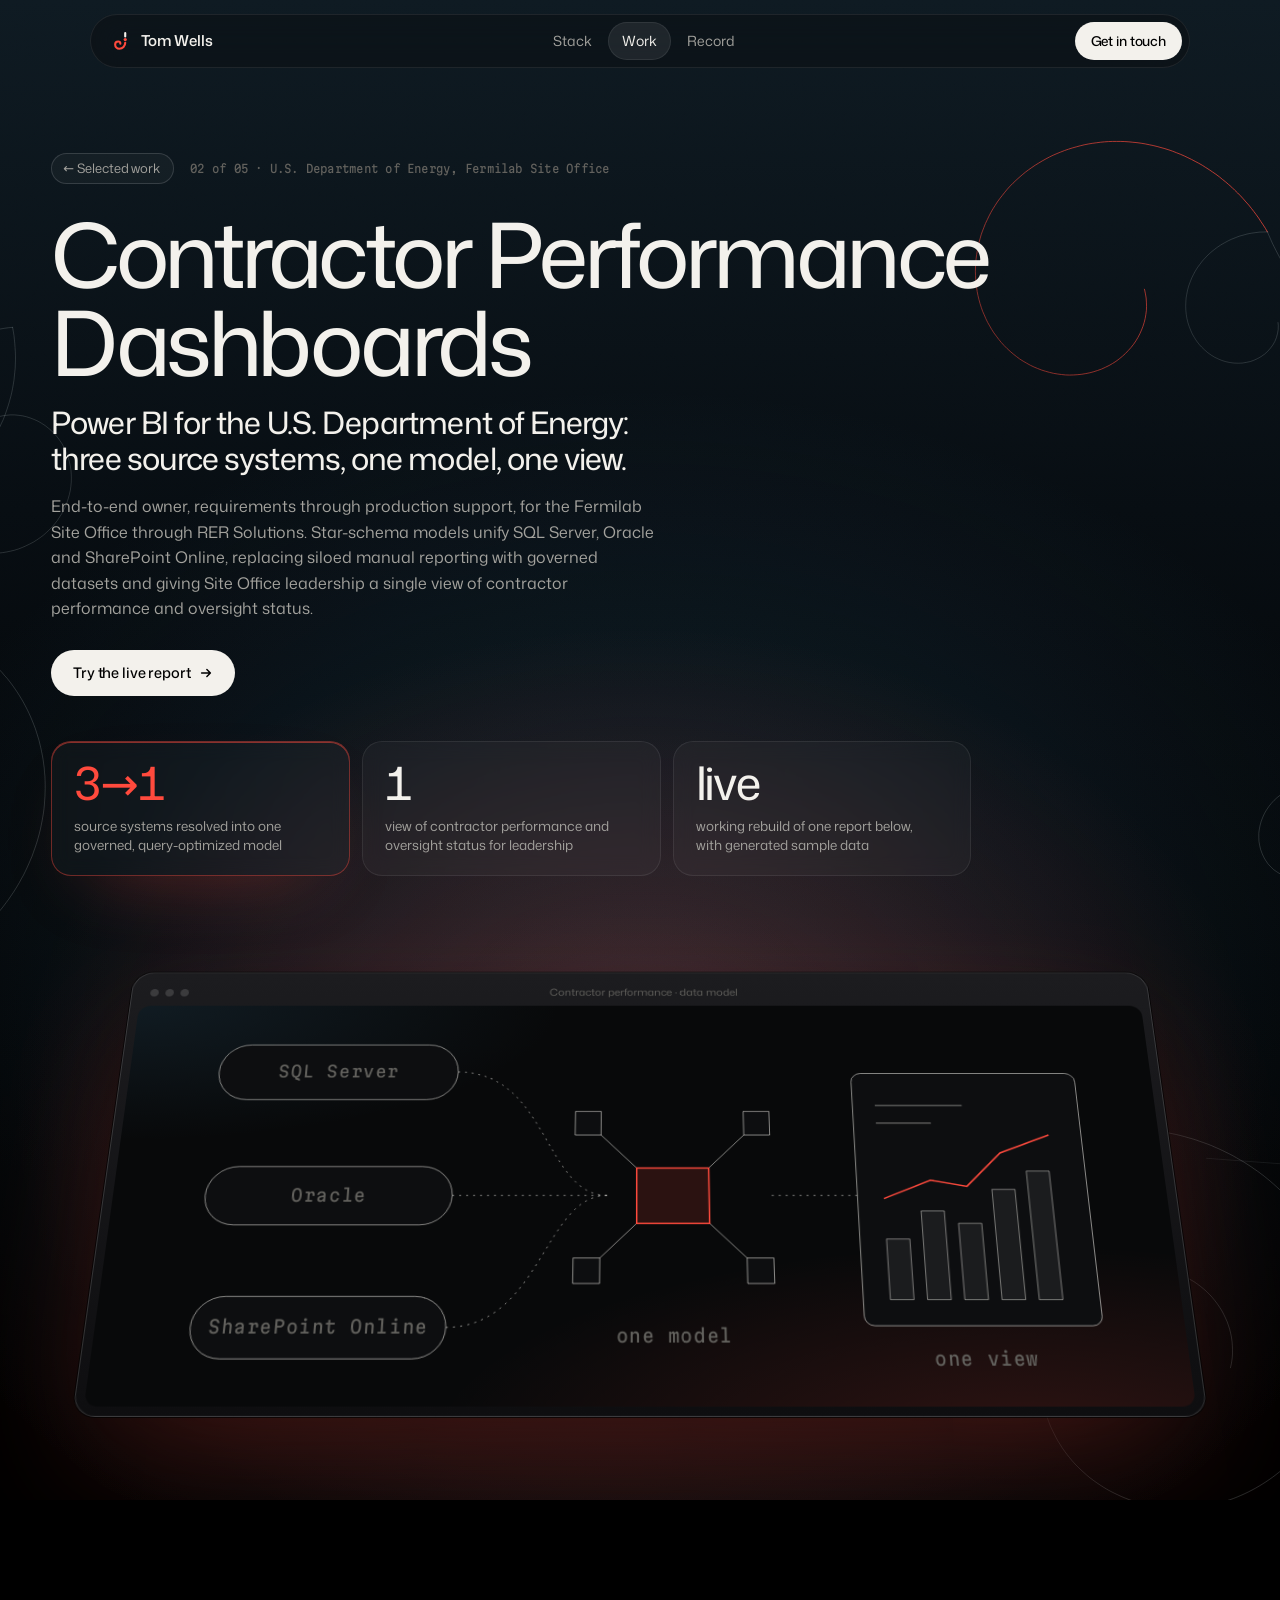
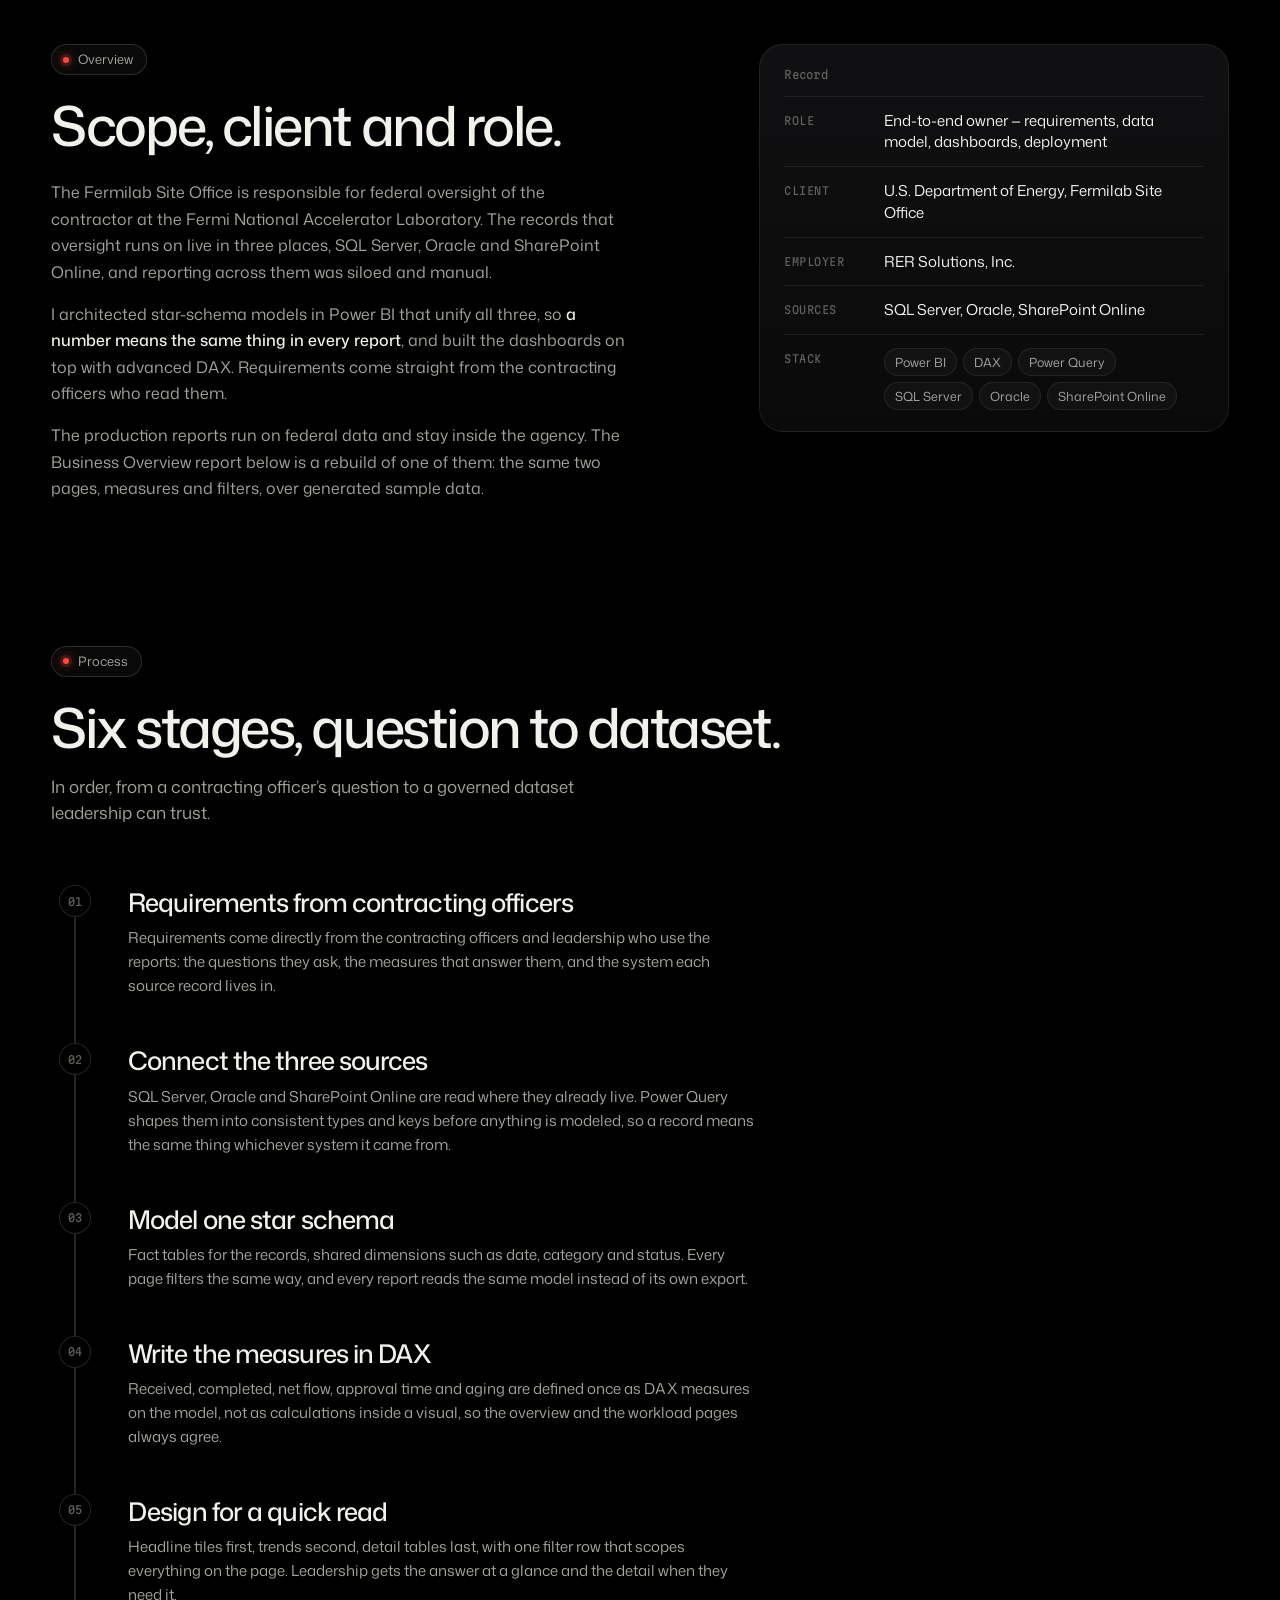
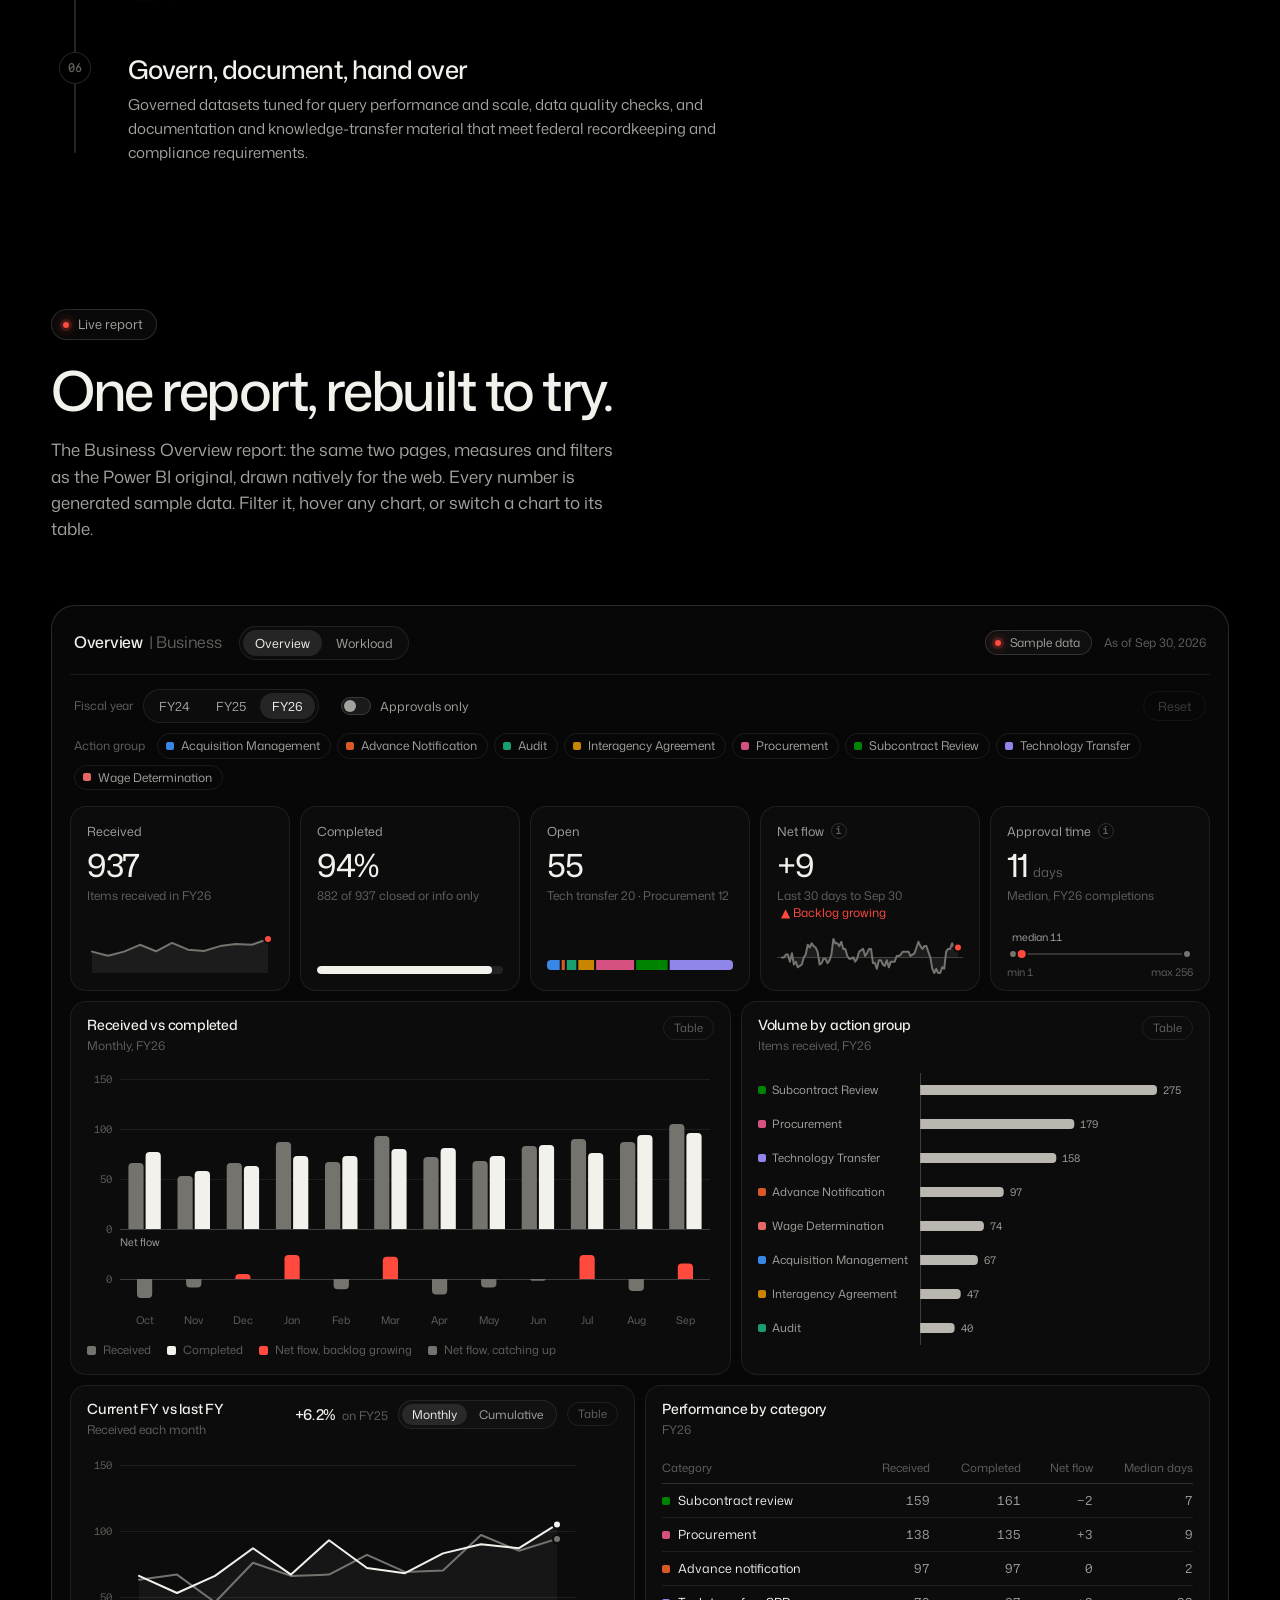
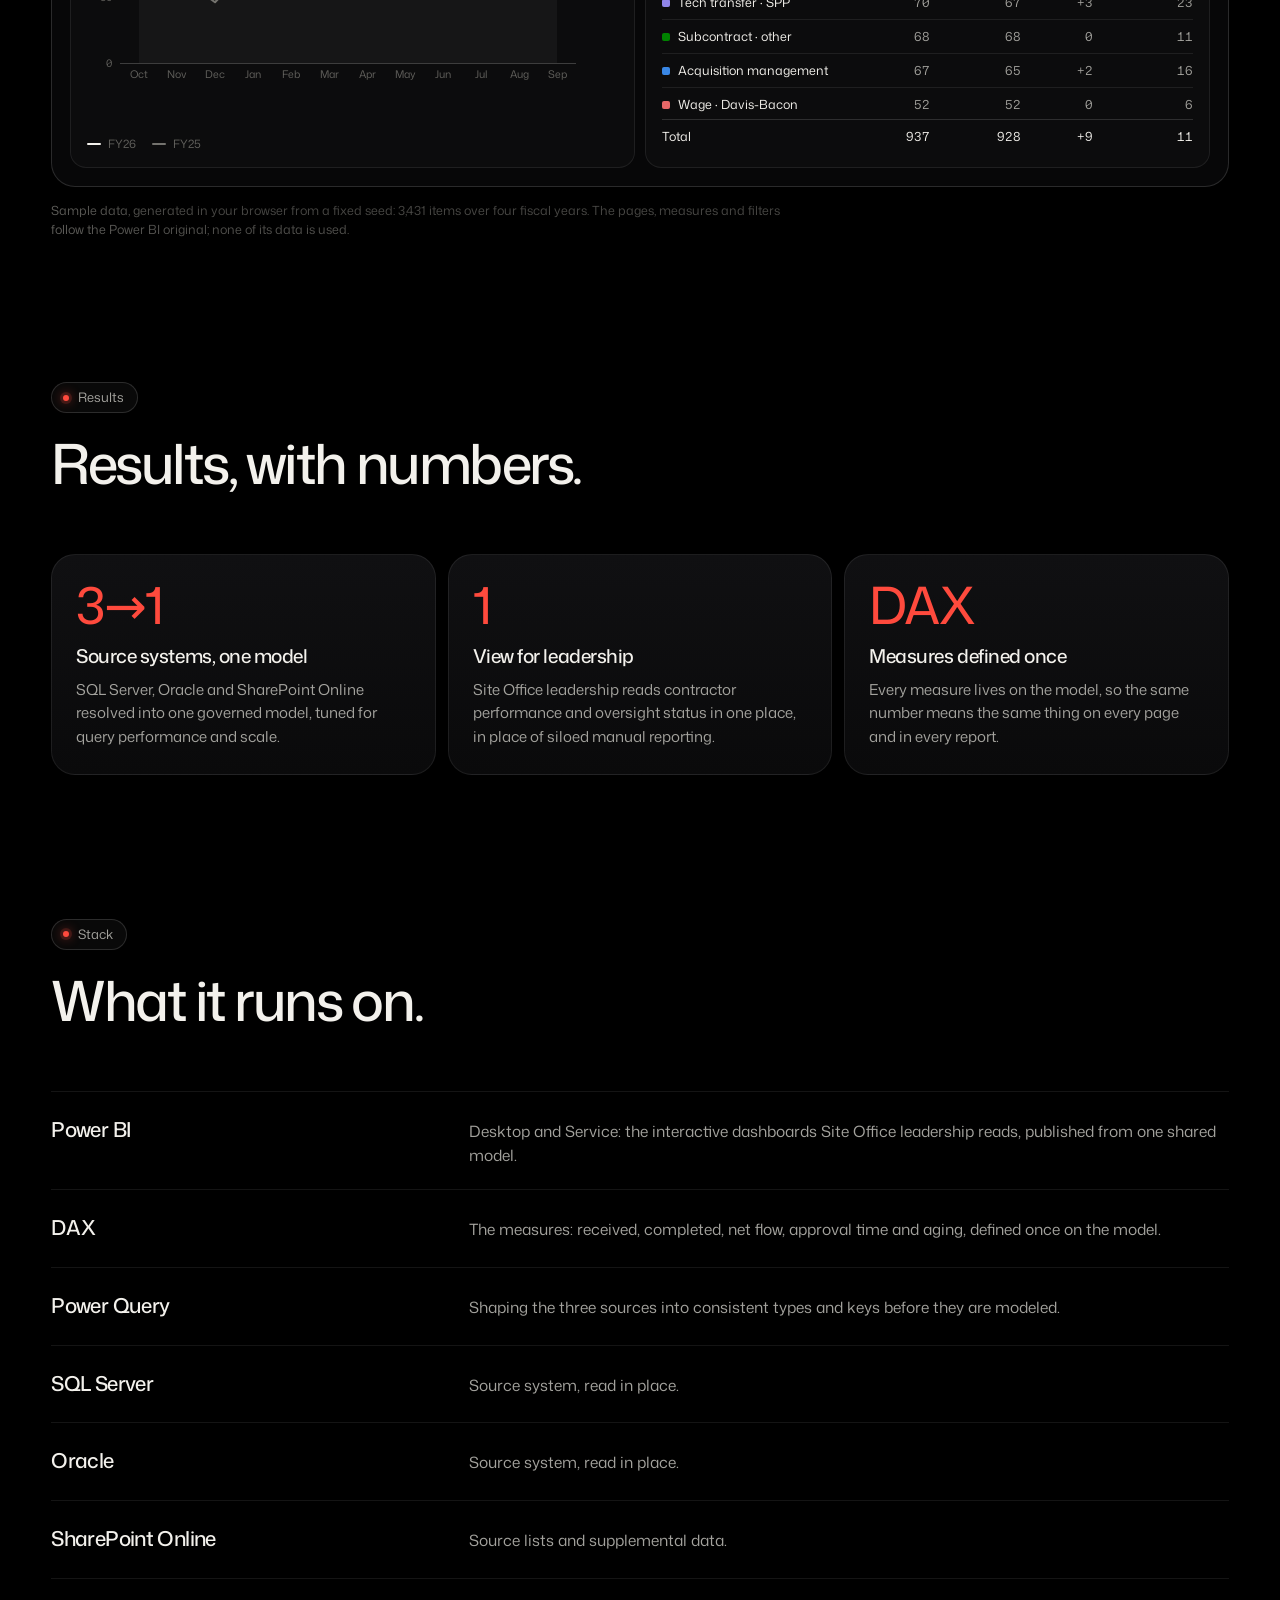
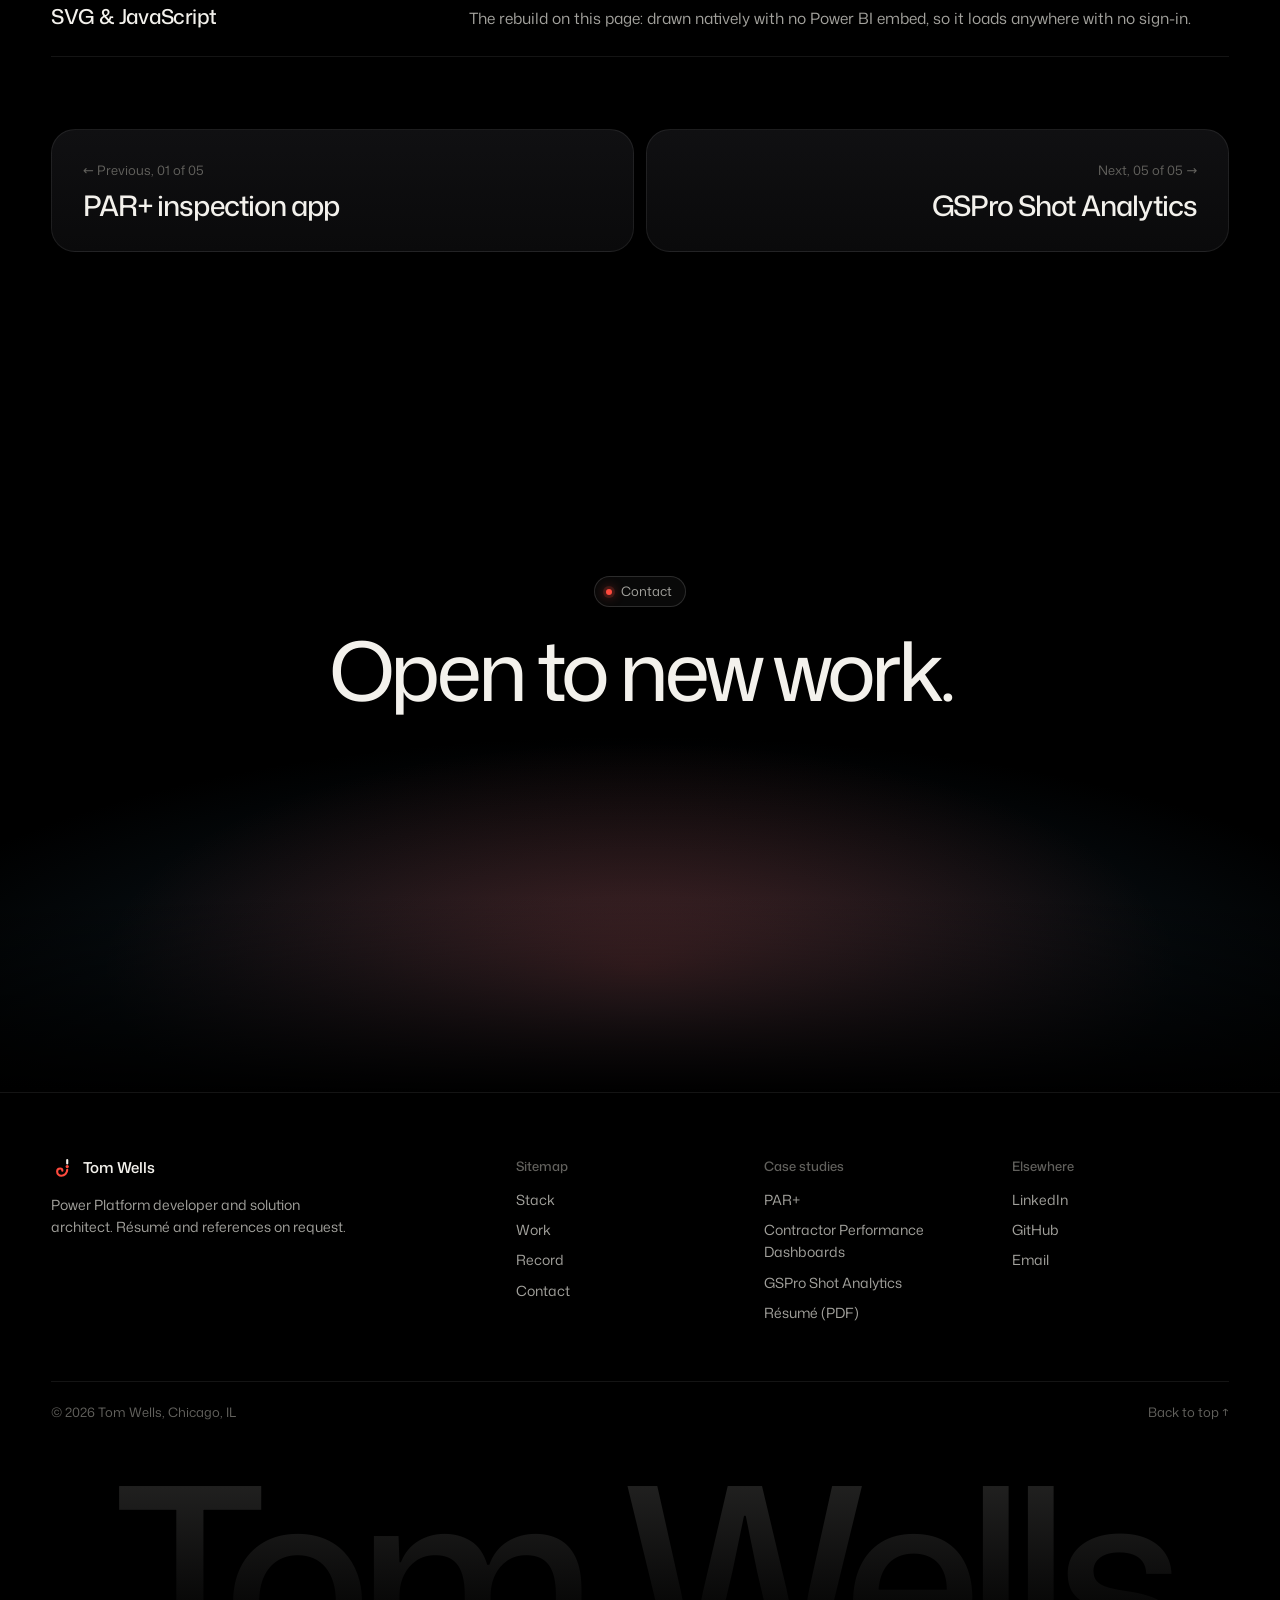
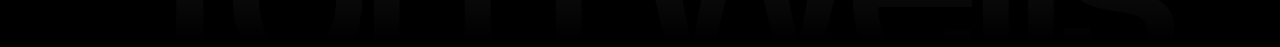
<file: contractor-dashboards.html>
<!DOCTYPE html>
<html lang="en">
<head>
<meta charset="UTF-8">
<meta name="viewport" content="width=device-width, initial-scale=1, viewport-fit=cover">
<title>Contractor Performance Dashboards — Power BI for DOE Oversight · Tom Wells</title>
<meta name="description" content="Case study: star-schema Power BI models and dashboards for the U.S. Department of Energy Fermilab Site Office, unifying SQL Server, Oracle and SharePoint Online into one governed model. Includes a working rebuild of one report, with sample data.">
<meta name="theme-color" content="#000000">
<meta property="og:title" content="Contractor Performance Dashboards — Power BI for DOE Oversight">
<meta property="og:description" content="Three source systems, one governed model, one view of contractor performance for the DOE Fermilab Site Office.">
<meta property="og:type" content="article">
<link rel="icon" href="assets/logo/mark-vertex.svg" type="image/svg+xml">
<link rel="icon" href="favicon.ico" sizes="48x48">
<link rel="apple-touch-icon" href="apple-touch-icon.png">
<link rel="preload" href="assets/fonts/mona-sans.woff2" as="font" type="font/woff2" crossorigin>
<link rel="preload" href="assets/fonts/martian-mono.woff2" as="font" type="font/woff2" crossorigin>
<link rel="stylesheet" href="assets/styles.css?v=2026-10-07">
<script>(function(d){d.classList.add('js');if(!matchMedia('(prefers-reduced-motion: reduce)').matches){d.classList.add('motion');setTimeout(function(){d.classList.add('ready')},3500)}})(document.documentElement)</script>
</head>
<body>
<a class="skip" href="#report">Skip to the live report</a>

<header class="nav">
  <a class="brand" href="index.html" aria-label="Tom Wells, home">
    <svg viewBox="0 0 24 24" fill="none" stroke-width="2.3" stroke-linecap="round" stroke-linejoin="round" aria-hidden="true"><path d="M17.7 3.4V7" stroke="currentColor"/><circle cx="17.7" cy="10.4" r="1.75" fill="#FF4A3D" stroke="none"/><path d="M17.7 14a6.4 6.4 0 0 1-6.4 6.4a4.6 4.6 0 0 1-4.6-4.6a3.3 3.3 0 0 1 3.3-3.3a2.4 2.4 0 0 1 2.4 2.4" stroke="#FF4A3D"/></svg>
    <span>Tom Wells</span>
  </a>
  <nav class="links" aria-label="Sections"><i class="ind" aria-hidden="true"></i><a href="index.html#about">Stack</a><a class="on" href="index.html#portfolio">Work</a><a href="index.html#record">Record</a></nav>
  <a class="btn btn-w btn-sm" href="index.html#contact">Get in touch</a>
</header>

<main>
<!-- ============= HERO ============= -->
<section class="hero cs-hero" id="top">
  <div class="sky" aria-hidden="true"></div>
  <svg class="tracks" viewBox="0 0 1440 1100" preserveAspectRatio="xMidYMid slice" data-seed="202" aria-hidden="true"></svg>
  <div class="grain" aria-hidden="true"></div>
  <div class="wrap cs-in">
    <nav class="crumb" aria-label="Breadcrumb"><a class="pill" href="index.html#portfolio">&#8592; Selected work</a><span class="mono">02 of 05 &#183; U.S. Department of Energy, Fermilab Site Office</span></nav>
    <h1 class="h1" data-words>Contractor Performance Dashboards</h1>
    <p class="cs-sub">Power BI for the U.S. Department of Energy: three source systems, one model, one view.</p>
    <p class="cs-lede">End-to-end owner, requirements through production support, for the Fermilab Site Office through RER Solutions. Star-schema models unify SQL Server, Oracle and SharePoint Online, replacing siloed manual reporting with governed datasets and giving Site Office leadership a single view of contractor performance and oversight status.</p>
    <div class="ctas"><a class="btn btn-w" href="#report">Try the live report<svg viewBox="0 0 16 16" aria-hidden="true"><path d="M3 8h10M9 4l4 4-4 4"/></svg></a></div>
    <div class="kpis"><div class="kpi mark"><b>3&#8202;<em>&#8594;</em>&#8202;1</b><span>source systems resolved into one governed, query-optimized model</span></div><div class="kpi"><b>1</b><span>view of contractor performance and oversight status for leadership</span></div><div class="kpi"><b>live</b><span>working rebuild of one report below, with generated sample data</span></div></div>
  </div>
  <div class="stage">
    <div class="device">
      <div class="dev-bar" aria-hidden="true"><i></i><i></i><i></i><span>Contractor performance &#183; data model</span></div>
      <div class="screen dk">
<svg class="il" viewBox="0 70 640 260" role="img" aria-label="Diagram: SQL Server, Oracle and SharePoint flow into one star-schema model, which feeds one dashboard.">
<rect class="sp" x="56" y="98" width="150" height="38" rx="19"/><text x="131" y="121">SQL Server</text>
<rect class="sp" x="56" y="181" width="150" height="38" rx="19"/><text x="131" y="204">Oracle</text>
<rect class="sp" x="56" y="264" width="150" height="38" rx="19"/><text x="131" y="287">SharePoint Online</text>
<path class="s flow" d="M206 117C262 117 262 200 300 200"/><path class="s flow" d="M206 200H300"/><path class="s flow" d="M206 283C262 283 262 200 300 200"/>
<path class="s" d="M318 182L292 156M362 182L388 156M362 218L388 244M318 218L292 244"/>
<rect class="sp" x="280" y="144" width="16" height="16"/><rect class="sp" x="384" y="144" width="16" height="16"/><rect class="sp" x="384" y="240" width="16" height="16"/><rect class="sp" x="280" y="240" width="16" height="16"/>
<rect class="sp r" x="318" y="182" width="44" height="36"/>
<text x="340" y="292">one model</text>
<path class="s flow" d="M400 200H452"/>
<rect class="sp" x="452" y="118" width="140" height="164" rx="6"/>
<path class="s" d="M466 140H520M466 152H500"/>
<rect class="so" x="468" y="228" width="14" height="38"/><rect class="so" x="490" y="210" width="14" height="56"/><rect class="so" x="512" y="218" width="14" height="48"/><rect class="so" x="534" y="196" width="14" height="70"/><rect class="so" x="556" y="184" width="14" height="82"/>
<path class="r" d="M468 202L497 190L519 194L541 172L572 160"/>
<text x="522" y="306">one view</text>
</svg>
      </div>
    </div>
  </div>
</section>

<!-- ============= OVERVIEW ============= -->
<section class="sec" aria-labelledby="ov-h">
  <div class="wrap cs-split">
    <div class="cs-body">
      <p class="pill rv"><i class="dot" aria-hidden="true"></i>Overview</p>
      <h2 class="h2 rv" id="ov-h">Scope, client and role.</h2>
      <p class="rv">The Fermilab Site Office is responsible for federal oversight of the contractor at the Fermi National Accelerator Laboratory. The records that oversight runs on live in three places, SQL Server, Oracle and SharePoint Online, and reporting across them was siloed and manual.</p>
      <p class="rv">I architected star-schema models in Power BI that unify all three, so <strong>a number means the same thing in every report</strong>, and built the dashboards on top with advanced DAX. Requirements come straight from the contracting officers who read them.</p>
      <p class="rv">The production reports run on federal data and stay inside the agency. The Business Overview report below is a rebuild of one of them: the same two pages, measures and filters, over generated sample data.</p>
    </div>
    <aside class="facts rv" aria-label="Project record"><span class="mono">Record</span><dl><div><dt>Role</dt><dd>End-to-end owner &#8212; requirements, data model, dashboards, deployment</dd></div><div><dt>Client</dt><dd>U.S. Department of Energy, Fermilab Site Office</dd></div><div><dt>Employer</dt><dd>RER Solutions, Inc.</dd></div><div><dt>Sources</dt><dd>SQL Server, Oracle, SharePoint Online</dd></div><div><dt>Stack</dt><dd><ul class="tags"><li>Power BI</li><li>DAX</li><li>Power Query</li><li>SQL Server</li><li>Oracle</li><li>SharePoint Online</li></ul></dd></div></dl></aside>
  </div>
</section>

<!-- ============= PROCESS ============= -->
<section class="sec" aria-labelledby="pr-h" style="padding-top:0">
  <div class="wrap">
    <div class="head">
      <p class="pill rv"><i class="dot" aria-hidden="true"></i>Process</p>
      <h2 class="h2 rv" id="pr-h">Six stages, question to dataset.</h2>
      <p class="sub rv">In order, from a contracting officer&#8217;s question to a governed dataset leadership can trust.</p>
    </div>
    <div class="steps">
      <div class="rail" aria-hidden="true"><i></i></div>
      <ol>
        <li class="step"><span class="n" aria-hidden="true">01</span><h3>Requirements from contracting officers</h3><p>Requirements come directly from the contracting officers and leadership who use the reports: the questions they ask, the measures that answer them, and the system each source record lives in.</p></li>
        <li class="step"><span class="n" aria-hidden="true">02</span><h3>Connect the three sources</h3><p>SQL Server, Oracle and SharePoint Online are read where they already live. Power Query shapes them into consistent types and keys before anything is modeled, so a record means the same thing whichever system it came from.</p></li>
        <li class="step"><span class="n" aria-hidden="true">03</span><h3>Model one star schema</h3><p>Fact tables for the records, shared dimensions such as date, category and status. Every page filters the same way, and every report reads the same model instead of its own export.</p></li>
        <li class="step"><span class="n" aria-hidden="true">04</span><h3>Write the measures in DAX</h3><p>Received, completed, net flow, approval time and aging are defined once as DAX measures on the model, not as calculations inside a visual, so the overview and the workload pages always agree.</p></li>
        <li class="step"><span class="n" aria-hidden="true">05</span><h3>Design for a quick read</h3><p>Headline tiles first, trends second, detail tables last, with one filter row that scopes everything on the page. Leadership gets the answer at a glance and the detail when they need it.</p></li>
        <li class="step"><span class="n" aria-hidden="true">06</span><h3>Govern, document, hand over</h3><p>Governed datasets tuned for query performance and scale, data quality checks, and documentation and knowledge-transfer material that meet federal recordkeeping and compliance requirements.</p></li>
      </ol>
    </div>
  </div>
</section>

<!-- ============= LIVE REPORT ============= -->
<section class="sec" id="report" aria-labelledby="lr-h" style="padding-top:0">
  <div class="wrap">
    <div class="head">
      <p class="pill rv"><i class="dot pulse" aria-hidden="true"></i>Live report</p>
      <h2 class="h2 rv" id="lr-h">One report, rebuilt to try.</h2>
      <p class="sub rv">The Business Overview report: the same two pages, measures and filters as the Power BI original, drawn natively for the web. Every number is generated sample data. Filter it, hover any chart, or switch a chart to its table.</p>
    </div>
    <div class="bd" id="bd" aria-label="Business Overview report, rebuilt with sample data">
      <div class="bd-app"><p class="bd-nojs">This report is interactive and needs JavaScript.</p></div>
    </div>
  </div>
</section>

<!-- ============= RESULTS ============= -->
<section class="sec" aria-labelledby="rs-h" style="padding-top:0">
  <div class="wrap">
    <div class="head">
      <p class="pill rv"><i class="dot" aria-hidden="true"></i>Results</p>
      <h2 class="h2 rv" id="rs-h">Results, with numbers.</h2>
    </div>
    <div class="res rv">
      <article class="res-c spot"><b>3&#8202;&#8594;&#8202;1</b><h3>Source systems, one model</h3><p>SQL Server, Oracle and SharePoint Online resolved into one governed model, tuned for query performance and scale.</p></article>
      <article class="res-c spot"><b>1</b><h3>View for leadership</h3><p>Site Office leadership reads contractor performance and oversight status in one place, in place of siloed manual reporting.</p></article>
      <article class="res-c spot"><b>DAX</b><h3>Measures defined once</h3><p>Every measure lives on the model, so the same number means the same thing on every page and in every report.</p></article>
    </div>
  </div>
</section>

<!-- ============= STACK ============= -->
<section class="sec" aria-labelledby="st-h" style="padding-top:0">
  <div class="wrap">
    <div class="head">
      <p class="pill rv"><i class="dot" aria-hidden="true"></i>Stack</p>
      <h2 class="h2 rv" id="st-h">What it runs on.</h2>
    </div>
    <ul class="tech rv">
      <li><b>Power BI</b><span>Desktop and Service: the interactive dashboards Site Office leadership reads, published from one shared model.</span></li>
      <li><b>DAX</b><span>The measures: received, completed, net flow, approval time and aging, defined once on the model.</span></li>
      <li><b>Power Query</b><span>Shaping the three sources into consistent types and keys before they are modeled.</span></li>
      <li><b>SQL Server</b><span>Source system, read in place.</span></li>
      <li><b>Oracle</b><span>Source system, read in place.</span></li>
      <li><b>SharePoint Online</b><span>Source lists and supplemental data.</span></li>
      <li><b>SVG &amp; JavaScript</b><span>The rebuild on this page: drawn natively with no Power BI embed, so it loads anywhere with no sign-in.</span></li>
    </ul>
    <nav class="pag rv" aria-label="More work">
      <a href="par.html"><span class="d">&#8592; Previous, 01 of 05</span><span class="t">PAR+ inspection app</span></a>
      <a class="nx" href="gspro-analytics.html"><span class="d">Next, 05 of 05 &#8594;</span><span class="t">GSPro Shot Analytics</span></a>
    </nav>
  </div>
</section>

<!-- ============= CONTACT ============= -->
<section class="contact" id="contact" aria-labelledby="c-h">
  <div class="sky" aria-hidden="true"></div>
  <svg class="spiral" viewBox="-500 -500 1000 1000" aria-hidden="true"><path pathLength="1" d=""/></svg>
  <div class="wrap">
    <p class="pill rv"><i class="dot pulse" aria-hidden="true"></i>Contact</p>
    <h2 class="c-h sm rv" id="c-h">Open to new work.</h2>
    <p class="sub rv">Seeking Power Platform development and solution architecture roles, especially in federal and government contracting.</p>
    <div class="mailbox rv">
      <a class="mail" href="mailto:trwells2@gmail.com">trwells2@gmail.com</a>
      <button type="button" class="copy" data-copy="trwells2@gmail.com"><svg class="cp" viewBox="0 0 16 16" aria-hidden="true"><rect x="5" y="5" width="9" height="9" rx="2"/><path d="M11 5V3.5A1.5 1.5 0 0 0 9.5 2h-6A1.5 1.5 0 0 0 2 3.5v6A1.5 1.5 0 0 0 3.5 11H5"/></svg><svg class="ok" viewBox="0 0 16 16" aria-hidden="true"><path d="M3 8.5l3 3 7-7"/></svg><span>Copy email</span></button>
    </div>
    <p class="c-ls rv"><a class="btn btn-g btn-sm" href="https://linkedin.com/in/thomas-r-wells" target="_blank" rel="noopener">LinkedIn</a><a class="btn btn-g btn-sm" href="https://github.com/trwells2/" target="_blank" rel="noopener">GitHub</a><a class="btn btn-g btn-sm" href="resume.pdf">R&#233;sum&#233; (PDF)</a><a class="btn btn-g btn-sm" href="https://trwells.com/gspro" target="_blank" rel="noopener">GSPro app</a></p>
    <p class="sr" aria-live="polite" style="position:absolute;width:1px;height:1px;overflow:hidden;clip:rect(0 0 0 0)"></p>
  </div>
</section>
</main>

<footer class="foot">
  <div class="wrap">
    <div class="f-grid">
      <div>
        <a class="brand" href="index.html"><svg viewBox="0 0 24 24" fill="none" stroke-width="2.3" stroke-linecap="round" stroke-linejoin="round" aria-hidden="true"><path d="M17.7 3.4V7" stroke="currentColor"/><circle cx="17.7" cy="10.4" r="1.75" fill="#FF4A3D" stroke="none"/><path d="M17.7 14a6.4 6.4 0 0 1-6.4 6.4a4.6 4.6 0 0 1-4.6-4.6a3.3 3.3 0 0 1 3.3-3.3a2.4 2.4 0 0 1 2.4 2.4" stroke="#FF4A3D"/></svg><span>Tom Wells</span></a>
        <p>Power Platform developer and solution architect. R&#233;sum&#233; and references on request.</p>
      </div>
      <div><h4>Sitemap</h4><ul><li><a href="index.html#about">Stack</a></li><li><a href="index.html#portfolio">Work</a></li><li><a href="index.html#record">Record</a></li><li><a href="index.html#contact">Contact</a></li></ul></div>
      <div><h4>Case studies</h4><ul><li><a href="par.html">PAR+</a></li><li><a href="contractor-dashboards.html">Contractor Performance Dashboards</a></li><li><a href="gspro-analytics.html">GSPro Shot Analytics</a></li><li><a href="resume.pdf">R&#233;sum&#233; (PDF)</a></li></ul></div>
      <div><h4>Elsewhere</h4><ul><li><a href="https://linkedin.com/in/thomas-r-wells" target="_blank" rel="noopener">LinkedIn</a></li><li><a href="https://github.com/trwells2/" target="_blank" rel="noopener">GitHub</a></li><li><a href="mailto:trwells2@gmail.com">Email</a></li></ul></div>
    </div>
    <div class="f-bot"><span>&#169; <span class="year">2026</span> Tom Wells, Chicago, IL</span><a href="#top">Back to top &#8593;</a></div>
  </div>
  <p class="f-wm" aria-hidden="true">Tom Wells</p>
</footer>

<script src="assets/case-study.js?v=2026-10-07"></script>
<script src="assets/dashboard.js?v=2026-10-07" defer></script>
</body>
</html>
</file>
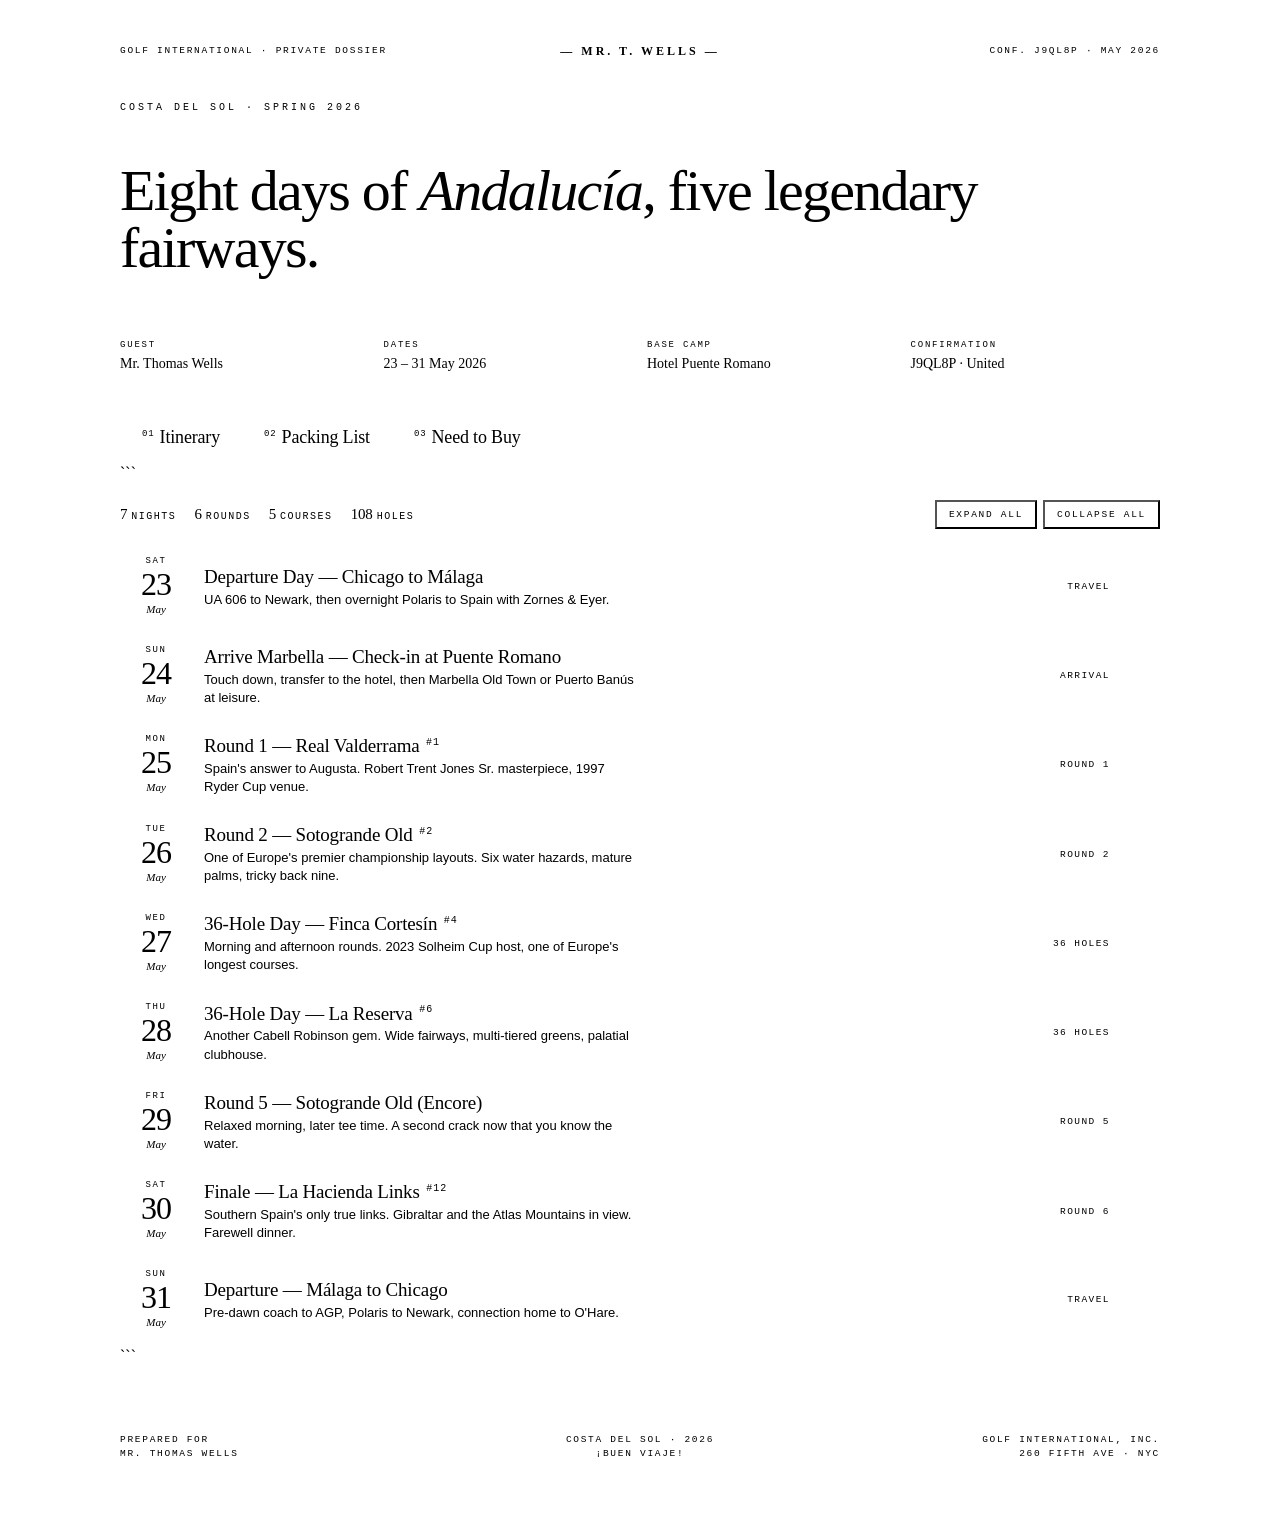
<file: Marbella.html>
<!DOCTYPE html>

<html lang="en">
<head>
<meta charset="UTF-8" />
<meta name="viewport" content="width=device-width, initial-scale=1.0" />
<title>Mr. Thomas Wells — Costa del Sol 2026</title>
<link rel="preconnect" href="https://fonts.googleapis.com">
<link rel="preconnect" href="https://fonts.gstatic.com" crossorigin>
<link href="https://fonts.googleapis.com/css2?family=Fraunces:ital,opsz,wght@0,9..144,300;0,9..144,400;0,9..144,500;0,9..144,600;0,9..144,700;1,9..144,400&family=Inter+Tight:wght@300;400;500;600&family=JetBrains+Mono:wght@400;500&display=swap" rel="stylesheet">
<style>
  :root {
    --ink: #0d0d0d;
    --paper: #fff1e5;
    --paper-warm: #f2dfce;
    --paper-soft: #faeadb;
    --olive: #2d4a3a;
    --claret: #990f3d;
    --ochre: #b8833a;
    --blue: #0f5499;
    --rule: #cfc3b4;
    --rule-strong: #333333;
    --muted: #66605c;
  }

- { box-sizing: border-box; margin: 0; padding: 0; }

html, body {
background: var(–paper);
color: var(–ink);
font-family: ‘Inter Tight’, sans-serif;
font-weight: 400;
line-height: 1.5;
-webkit-font-smoothing: antialiased;
}

.wrap {
max-width: 1040px;
margin: 0 auto;
padding: 24px 22px 60px;
}

.masthead {
border-top: 2px solid var(–ink);
border-bottom: 1px solid var(–ink);
padding: 10px 0 12px;
display: grid;
grid-template-columns: 1fr auto 1fr;
align-items: center;
gap: 18px;
font-family: ‘JetBrains Mono’, monospace;
font-size: 9.5px;
letter-spacing: 0.18em;
text-transform: uppercase;
color: var(–muted);
}
.masthead .right { text-align: right; }
.masthead .center {
font-family: ‘Fraunces’, serif;
font-weight: 600;
font-size: 12px;
letter-spacing: 0.25em;
color: var(–ink);
}

.hero {
padding: 28px 0 20px;
border-bottom: 1px solid var(–ink);
}
.hero .kicker {
font-family: ‘JetBrains Mono’, monospace;
font-size: 10px;
letter-spacing: 0.3em;
text-transform: uppercase;
color: var(–claret);
margin-bottom: 10px;
display: flex;
align-items: center;
gap: 12px;
}
.hero .kicker::after {
content: “”;
flex: 1;
height: 1px;
background: var(–claret);
opacity: 0.5;
}
.hero h1 {
font-family: ‘Fraunces’, serif;
font-weight: 400;
font-size: clamp(34px, 5.5vw, 58px);
line-height: 0.98;
letter-spacing: -0.03em;
color: var(–ink);
font-variation-settings: “opsz” 144;
}
.hero h1 em {
font-style: italic;
font-weight: 300;
color: var(–olive);
}
.hero .subtitle {
margin-top: 14px;
display: grid;
grid-template-columns: repeat(4, 1fr);
gap: 14px;
padding-top: 14px;
border-top: 1px dashed var(–rule);
}
.meta-cell .label {
font-family: ‘JetBrains Mono’, monospace;
font-size: 9px;
letter-spacing: 0.2em;
text-transform: uppercase;
color: var(–muted);
margin-bottom: 4px;
}
.meta-cell .value {
font-family: ‘Fraunces’, serif;
font-size: 14px;
font-weight: 500;
color: var(–ink);
line-height: 1.2;
}

.tabs {
display: flex;
gap: 0;
margin: 22px 0 0;
border-bottom: 1px solid var(–ink);
position: sticky;
top: 0;
background: var(–paper);
z-index: 10;
}
.tab {
background: none;
border: none;
font-family: ‘Fraunces’, serif;
font-size: 18px;
font-weight: 400;
color: var(–muted);
padding: 12px 22px 10px;
cursor: pointer;
position: relative;
letter-spacing: -0.01em;
transition: color 0.2s ease;
}
.tab:hover { color: var(–ink); }
.tab.active { color: var(–ink); font-weight: 500; }
.tab.active::after {
content: “”;
position: absolute;
left: 0; right: 0; bottom: -1px;
height: 3px;
background: var(–claret);
}
.tab .num {
font-family: ‘JetBrains Mono’, monospace;
font-size: 9px;
letter-spacing: 0.1em;
vertical-align: super;
margin-right: 5px;
color: var(–claret);
font-weight: 500;
}

.panel-tools {
display: flex;
justify-content: space-between;
align-items: center;
gap: 14px;
padding: 14px 0;
border-bottom: 1px solid var(–rule);
flex-wrap: wrap;
}
.panel-tools .stat-row {
display: flex;
gap: 18px;
font-family: ‘JetBrains Mono’, monospace;
font-size: 10px;
letter-spacing: 0.15em;
text-transform: uppercase;
color: var(–muted);
}
.panel-tools .stat-row strong {
color: var(–ink);
font-family: ‘Fraunces’, serif;
font-size: 15px;
letter-spacing: -0.01em;
font-weight: 500;
margin-right: 4px;
}
.tool-btns { display: flex; gap: 6px; }
.tool-btn {
font-family: ‘JetBrains Mono’, monospace;
font-size: 9.5px;
letter-spacing: 0.18em;
text-transform: uppercase;
padding: 7px 12px;
background: transparent;
border: 1px solid var(–ink);
color: var(–ink);
cursor: pointer;
transition: all 0.15s;
}
.tool-btn:hover { background: var(–ink); color: var(–paper); }

.tab-panel { display: none; padding-top: 4px; }
.tab-panel.active { display: block; animation: fadeIn 0.3s ease; }
@keyframes fadeIn {
from { opacity: 0; transform: translateY(4px); }
to { opacity: 1; transform: translateY(0); }
}

details {
border-bottom: 1px solid var(–rule);
transition: background 0.2s;
}
details[open] { background: var(–paper-soft); }
details > summary {
list-style: none;
cursor: pointer;
padding: 14px 16px 14px 4px;
display: grid;
grid-template-columns: 64px 1fr auto;
gap: 16px;
align-items: center;
user-select: none;
transition: background 0.15s;
}
details > summary::-webkit-details-marker { display: none; }
details > summary:hover { background: rgba(153, 15, 61, 0.04); }

.sum-date { text-align: center; }
.sum-date .sum-day {
font-family: ‘JetBrains Mono’, monospace;
font-size: 9px;
letter-spacing: 0.18em;
text-transform: uppercase;
color: var(–claret);
line-height: 1;
}
.sum-date .sum-num {
font-family: ‘Fraunces’, serif;
font-size: 32px;
font-weight: 300;
line-height: 1;
color: var(–ink);
letter-spacing: -0.03em;
margin-top: 2px;
}
.sum-date .sum-mon {
font-family: ‘Fraunces’, serif;
font-size: 11px;
font-style: italic;
color: var(–olive);
margin-top: 1px;
}

.sum-main { min-width: 0; }
.sum-title {
font-family: ‘Fraunces’, serif;
font-size: 19px;
font-weight: 500;
color: var(–ink);
line-height: 1.15;
letter-spacing: -0.01em;
margin-bottom: 3px;
}
.sum-title .rankmini {
color: var(–claret);
font-family: ‘JetBrains Mono’, monospace;
font-size: 10px;
vertical-align: super;
letter-spacing: 0.1em;
margin-left: 2px;
}
.sum-desc {
font-size: 13px;
color: var(–muted);
line-height: 1.4;
max-width: 60ch;
}

.sum-right {
display: flex;
align-items: center;
gap: 12px;
}
.sum-tag {
font-family: ‘JetBrains Mono’, monospace;
font-size: 9.5px;
letter-spacing: 0.15em;
text-transform: uppercase;
padding: 4px 8px;
border: 1px solid var(–rule-strong);
color: var(–ink);
white-space: nowrap;
}
.sum-tag.claret { border-color: var(–claret); color: var(–claret); }
.sum-tag.olive { border-color: var(–olive); color: var(–olive); }
.sum-tag.blue { border-color: var(–blue); color: var(–blue); }

.chevron {
width: 14px;
height: 14px;
position: relative;
flex-shrink: 0;
transition: transform 0.25s ease;
}
.chevron::before,
.chevron::after {
content: “”;
position: absolute;
width: 9px;
height: 1.5px;
background: var(–ink);
top: 50%;
}
.chevron::before { left: 0; transform: rotate(45deg); transform-origin: right center; }
.chevron::after { right: 0; transform: rotate(-45deg); transform-origin: left center; }
details[open] .chevron { transform: rotate(180deg); }

.details-body {
padding: 4px 16px 22px 84px;
animation: slideDown 0.25s ease;
}
@keyframes slideDown {
from { opacity: 0; transform: translateY(-4px); }
to { opacity: 1; transform: translateY(0); }
}

.event {
display: grid;
grid-template-columns: 72px 1fr;
gap: 18px;
padding: 10px 0;
border-top: 1px solid rgba(51, 51, 51, 0.1);
}
.event:first-child { border-top: none; padding-top: 4px; }
.event .time {
font-family: ‘JetBrains Mono’, monospace;
font-size: 11.5px;
color: var(–ink);
letter-spacing: 0.03em;
padding-top: 2px;
font-weight: 500;
line-height: 1.3;
}
.event .time .ampm {
font-size: 9px;
color: var(–muted);
letter-spacing: 0.12em;
display: block;
}
.event .body {
border-left: 1px solid var(–rule-strong);
padding-left: 16px;
position: relative;
}
.event .body::before {
content: “”;
position: absolute;
left: -4px; top: 5px;
width: 7px; height: 7px;
border-radius: 50%;
background: var(–ink);
}
.event.claret .body::before { background: var(–claret); }
.event.blue .body::before { background: var(–blue); }
.event.olive .body::before { background: var(–olive); }

.event .type {
font-family: ‘JetBrains Mono’, monospace;
font-size: 9px;
letter-spacing: 0.2em;
text-transform: uppercase;
color: var(–muted);
margin-bottom: 3px;
}
.event.olive .type { color: var(–olive); }
.event.blue .type { color: var(–blue); }
.event.claret .type { color: var(–claret); }

.event h4 {
font-family: ‘Fraunces’, serif;
font-size: 16px;
font-weight: 500;
letter-spacing: -0.01em;
line-height: 1.2;
color: var(–ink);
margin-bottom: 5px;
}
.event h4 .rank {
font-size: 10px;
font-family: ‘JetBrains Mono’, monospace;
color: var(–claret);
vertical-align: super;
letter-spacing: 0.1em;
font-weight: 500;
margin-left: 3px;
}
.event p {
font-size: 13px;
color: var(–ink);
line-height: 1.5;
max-width: 60ch;
}
.course-stat {
display: block;
font-family: ‘JetBrains Mono’, monospace;
font-size: 10.5px;
color: var(–muted);
letter-spacing: 0.03em;
margin-top: 6px;
}
.course-stat strong { color: var(–ink); font-weight: 500; }
.meta-chips {
display: flex;
gap: 6px;
flex-wrap: wrap;
margin-top: 8px;
}
.chip {
font-family: ‘JetBrains Mono’, monospace;
font-size: 9.5px;
letter-spacing: 0.1em;
text-transform: uppercase;
padding: 3px 7px;
border: 1px solid var(–rule-strong);
color: var(–ink);
background: rgba(255,255,255,0.3);
}
.chip.claret { border-color: var(–claret); color: var(–claret); }
.chip.olive { border-color: var(–olive); color: var(–olive); }

.pack-progress {
padding: 12px 14px;
border: 1px solid var(–ink);
background: var(–paper-warm);
margin-bottom: 14px;
display: grid;
grid-template-columns: auto 1fr auto;
gap: 16px;
align-items: center;
}
.pack-progress .pct {
font-family: ‘Fraunces’, serif;
font-size: 24px;
font-weight: 400;
color: var(–ink);
line-height: 1;
min-width: 80px;
}
.pack-progress .pct .total {
font-size: 13px;
color: var(–muted);
margin-left: 2px;
}
.progress-track {
height: 6px;
background: rgba(13, 13, 13, 0.12);
overflow: hidden;
}
.progress-fill {
height: 100%;
background: var(–claret);
transition: width 0.35s cubic-bezier(0.4, 0, 0.2, 1);
}
.progress-label {
font-family: ‘JetBrains Mono’, monospace;
font-size: 9px;
letter-spacing: 0.2em;
text-transform: uppercase;
color: var(–muted);
margin-bottom: 5px;
}

.pack-section-note {
font-family: ‘Fraunces’, serif;
font-style: italic;
color: var(–olive);
font-size: 13px;
padding: 4px 16px 10px 84px;
}

.pack-items {
padding: 0 16px 18px 84px;
display: grid;
grid-template-columns: repeat(2, 1fr);
gap: 2px 28px;
}

.pack-item {
display: flex;
align-items: flex-start;
gap: 11px;
padding: 7px 0;
border-bottom: 1px solid rgba(13, 13, 13, 0.06);
cursor: pointer;
transition: background 0.12s;
}
.pack-item:hover { background: rgba(153, 15, 61, 0.04); }

.pack-item input[type=“checkbox”] {
appearance: none;
width: 15px;
height: 15px;
border: 1.5px solid var(–ink);
background: var(–paper);
cursor: pointer;
flex-shrink: 0;
margin-top: 2px;
position: relative;
transition: all 0.15s;
}
.pack-item input[type=“checkbox”]:hover { border-color: var(–claret); }
.pack-item input[type=“checkbox”]:checked {
background: var(–claret);
border-color: var(–claret);
}
.pack-item input[type=“checkbox”]:checked::after {
content: “✓”;
position: absolute;
top: 50%; left: 50%;
transform: translate(-50%, -55%);
color: var(–paper);
font-size: 11px;
font-weight: 700;
}

.pack-item .item-body { flex: 1; }
.pack-item .item-label {
font-size: 13.5px;
color: var(–ink);
line-height: 1.3;
transition: color 0.15s;
}
.pack-item.checked .item-label {
text-decoration: line-through;
color: var(–muted);
}
.pack-item .item-note {
font-family: ‘Fraunces’, serif;
font-style: italic;
font-size: 11.5px;
color: var(–muted);
margin-top: 1px;
display: block;
line-height: 1.35;
}
.pack-item .item-qty {
font-family: ‘JetBrains Mono’, monospace;
font-size: 9px;
color: var(–claret);
background: rgba(153, 15, 61, 0.1);
padding: 1px 5px;
margin-left: 5px;
letter-spacing: 0.03em;
}

.section-mini {
display: flex;
align-items: center;
gap: 6px;
font-family: ‘JetBrains Mono’, monospace;
font-size: 10px;
color: var(–muted);
letter-spacing: 0.1em;
white-space: nowrap;
}
.section-mini .done-num {
color: var(–ink);
font-weight: 500;
}
.section-mini.complete .done-num { color: var(–olive); }

.pack-icon {
font-family: ‘Fraunces’, serif;
font-size: 24px;
line-height: 1;
color: var(–ink);
}

.foot {
margin-top: 44px;
padding-top: 20px;
border-top: 2px solid var(–ink);
display: grid;
grid-template-columns: 1fr 1fr 1fr;
gap: 20px;
font-family: ‘JetBrains Mono’, monospace;
font-size: 9.5px;
letter-spacing: 0.18em;
text-transform: uppercase;
color: var(–muted);
}
.foot .right { text-align: right; }
.foot .center { text-align: center; }

/* ============ SHOPPING LIST ============ */
.shop-header {
padding: 20px 0 14px;
border-bottom: 1px solid var(–rule);
margin-bottom: 18px;
}
.shop-header h2 {
font-family: ‘Fraunces’, serif;
font-size: 28px;
font-weight: 500;
color: var(–ink);
letter-spacing: -0.015em;
margin-bottom: 4px;
line-height: 1.1;
}
.shop-header h2 em {
font-style: italic;
color: var(–claret);
font-weight: 400;
}
.shop-header p {
font-size: 13px;
color: var(–muted);
max-width: 60ch;
line-height: 1.4;
}

.shop-add {
display: grid;
grid-template-columns: 1fr 180px auto;
gap: 8px;
margin-bottom: 18px;
padding: 14px;
background: var(–paper-warm);
border: 1px solid var(–ink);
}
.shop-input,
.shop-select {
font-family: ‘Inter Tight’, sans-serif;
font-size: 14px;
padding: 10px 12px;
border: 1px solid var(–rule-strong);
background: var(–paper);
color: var(–ink);
outline: none;
transition: border-color 0.15s;
}
.shop-input::placeholder { color: var(–muted); }
.shop-input:focus,
.shop-select:focus { border-color: var(–claret); }
.shop-select {
font-family: ‘JetBrains Mono’, monospace;
font-size: 11px;
letter-spacing: 0.1em;
text-transform: uppercase;
cursor: pointer;
}
.shop-add-btn {
font-family: ‘JetBrains Mono’, monospace;
font-size: 10px;
letter-spacing: 0.18em;
text-transform: uppercase;
padding: 10px 18px;
background: var(–claret);
border: 1px solid var(–claret);
color: var(–paper);
cursor: pointer;
transition: all 0.15s;
white-space: nowrap;
}
.shop-add-btn:hover { background: var(–ink); border-color: var(–ink); }

.shop-filters {
display: flex;
gap: 4px;
margin-bottom: 14px;
flex-wrap: wrap;
}
.shop-filter {
font-family: ‘JetBrains Mono’, monospace;
font-size: 9.5px;
letter-spacing: 0.15em;
text-transform: uppercase;
padding: 6px 11px;
background: transparent;
border: 1px solid var(–rule);
color: var(–muted);
cursor: pointer;
transition: all 0.15s;
}
.shop-filter:hover { color: var(–ink); border-color: var(–ink); }
.shop-filter.active {
background: var(–ink);
color: var(–paper);
border-color: var(–ink);
}
.shop-filter .cat-count {
color: var(–claret);
margin-left: 4px;
font-weight: 500;
}
.shop-filter.active .cat-count { color: var(–paper); }

.shop-list {
list-style: none;
padding: 0;
margin: 0;
}
.shop-empty {
text-align: center;
padding: 40px 20px;
font-family: ‘Fraunces’, serif;
font-style: italic;
color: var(–muted);
font-size: 15px;
border: 1px dashed var(–rule);
background: var(–paper-soft);
}

.shop-item {
display: grid;
grid-template-columns: auto 1fr auto auto;
gap: 14px;
align-items: center;
padding: 12px 14px;
border-bottom: 1px solid rgba(13, 13, 13, 0.08);
transition: background 0.15s;
animation: slideIn 0.25s ease;
}
@keyframes slideIn {
from { opacity: 0; transform: translateY(-4px); }
to { opacity: 1; transform: translateY(0); }
}
.shop-item:hover { background: rgba(153, 15, 61, 0.04); }
.shop-item.bought { background: rgba(45, 74, 58, 0.06); }
.shop-item.bought .shop-text { text-decoration: line-through; color: var(–muted); }

.shop-check {
appearance: none;
width: 18px;
height: 18px;
border: 1.5px solid var(–ink);
background: var(–paper);
cursor: pointer;
flex-shrink: 0;
position: relative;
transition: all 0.15s;
}
.shop-check:hover { border-color: var(–claret); }
.shop-check:checked {
background: var(–olive);
border-color: var(–olive);
}
.shop-check:checked::after {
content: “✓”;
position: absolute;
top: 50%; left: 50%;
transform: translate(-50%, -55%);
color: var(–paper);
font-size: 12px;
font-weight: 700;
}

.shop-text {
font-size: 14.5px;
color: var(–ink);
line-height: 1.3;
word-break: break-word;
}

.shop-cat {
font-family: ‘JetBrains Mono’, monospace;
font-size: 9px;
letter-spacing: 0.15em;
text-transform: uppercase;
padding: 3px 8px;
border: 1px solid var(–rule-strong);
color: var(–muted);
white-space: nowrap;
}
.shop-cat.apparel { border-color: var(–olive); color: var(–olive); }
.shop-cat.equipment { border-color: var(–claret); color: var(–claret); }
.shop-cat.tech { border-color: var(–blue); color: var(–blue); }
.shop-cat.toiletries { border-color: var(–ochre); color: var(–ochre); }
.shop-cat.other { border-color: var(–muted); color: var(–muted); }

.shop-delete {
background: none;
border: none;
color: var(–muted);
cursor: pointer;
padding: 4px 6px;
font-size: 16px;
line-height: 1;
transition: color 0.15s;
opacity: 0.5;
}
.shop-delete:hover { color: var(–claret); opacity: 1; }

.shop-summary {
padding: 12px 14px;
margin-top: 14px;
border: 1px solid var(–rule);
font-family: ‘JetBrains Mono’, monospace;
font-size: 10px;
letter-spacing: 0.15em;
text-transform: uppercase;
color: var(–muted);
display: flex;
justify-content: space-between;
flex-wrap: wrap;
gap: 10px;
}
.shop-summary strong {
color: var(–ink);
font-family: ‘Fraunces’, serif;
font-size: 14px;
letter-spacing: -0.01em;
margin-right: 4px;
}
.shop-summary .clear-btn {
font-family: ‘JetBrains Mono’, monospace;
font-size: 9.5px;
letter-spacing: 0.18em;
text-transform: uppercase;
padding: 5px 10px;
background: transparent;
border: 1px solid var(–muted);
color: var(–muted);
cursor: pointer;
transition: all 0.15s;
}
.shop-summary .clear-btn:hover {
color: var(–claret);
border-color: var(–claret);
}

@media (max-width: 780px) {
.wrap { padding: 16px 14px 40px; }
.hero .subtitle { grid-template-columns: repeat(2, 1fr); }
.masthead { grid-template-columns: 1fr; gap: 4px; text-align: center; }
.masthead .right { text-align: center; }
details > summary {
grid-template-columns: 48px 1fr auto;
gap: 10px;
padding: 12px 10px 12px 2px;
}
.sum-date .sum-num { font-size: 26px; }
.sum-title { font-size: 16px; }
.sum-desc { font-size: 12px; }
.sum-tag { font-size: 8.5px; padding: 3px 6px; }
.details-body, .pack-section-note, .pack-items {
padding-left: 12px;
padding-right: 8px;
}
.pack-items { grid-template-columns: 1fr; gap: 0; }
.event { grid-template-columns: 56px 1fr; gap: 10px; }
.foot { grid-template-columns: 1fr; gap: 8px; text-align: center; }
.foot .right, .foot .center { text-align: center; }
.panel-tools .stat-row { font-size: 9px; gap: 12px; }
.shop-add { grid-template-columns: 1fr; gap: 6px; }
.shop-item {
grid-template-columns: auto 1fr auto;
gap: 10px;
row-gap: 4px;
}
.shop-item .shop-cat {
grid-column: 2 / 3;
justify-self: start;
}
.shop-item .shop-delete { grid-row: 1; }
}
</style>

</head>
<body>
<div class="wrap">

  <header class="masthead">
    <div class="left">Golf International · Private Dossier</div>
    <div class="center">— MR. T. WELLS —</div>
    <div class="right">Conf. J9QL8P · May 2026</div>
  </header>

  <section class="hero">
    <div class="kicker">Costa del Sol · Spring 2026</div>
    <h1>Eight days of <em>Andalucía</em>, five legendary fairways.</h1>
    <div class="subtitle">
      <div class="meta-cell">
        <div class="label">Guest</div>
        <div class="value">Mr. Thomas Wells</div>
      </div>
      <div class="meta-cell">
        <div class="label">Dates</div>
        <div class="value">23 – 31 May 2026</div>
      </div>
      <div class="meta-cell">
        <div class="label">Base Camp</div>
        <div class="value">Hotel Puente Romano</div>
      </div>
      <div class="meta-cell">
        <div class="label">Confirmation</div>
        <div class="value">J9QL8P · United</div>
      </div>
    </div>
  </section>

  <nav class="tabs">
    <button class="tab active" data-tab="itinerary"><span class="num">01</span>Itinerary</button>
    <button class="tab" data-tab="packing"><span class="num">02</span>Packing List</button>
    <button class="tab" data-tab="shopping"><span class="num">03</span>Need to Buy</button>
  </nav>

  <!-- ITINERARY -->

  <section class="tab-panel active" id="itinerary">

```
<div class="panel-tools">
  <div class="stat-row">
    <span><strong>7</strong>nights</span>
    <span><strong>6</strong>rounds</span>
    <span><strong>5</strong>courses</span>
    <span><strong>108</strong>holes</span>
  </div>
  <div class="tool-btns">
    <button class="tool-btn" data-action="expand-all" data-target="itinerary">Expand All</button>
    <button class="tool-btn" data-action="collapse-all" data-target="itinerary">Collapse All</button>
  </div>
</div>

<details>
  <summary>
    <div class="sum-date">
      <div class="sum-day">Sat</div>
      <div class="sum-num">23</div>
      <div class="sum-mon">May</div>
    </div>
    <div class="sum-main">
      <div class="sum-title">Departure Day — Chicago to Málaga</div>
      <div class="sum-desc">UA 606 to Newark, then overnight Polaris to Spain with Zornes & Eyer.</div>
    </div>
    <div class="sum-right">
      <span class="sum-tag blue">Travel</span>
      <span class="chevron"></span>
    </div>
  </summary>
  <div class="details-body">
    <div class="event blue">
      <div class="time">12:11<span class="ampm">PM CT</span></div>
      <div class="body">
        <div class="type">UA 606 · United First</div>
        <h4>Chicago O'Hare → Newark</h4>
        <p>Boeing 737-900. Arrives EWR 3:39 PM ET. 2h 11m connection before your overnight.</p>
      </div>
    </div>
    <div class="event blue">
      <div class="time">5:50<span class="ampm">PM ET</span></div>
      <div class="body">
        <div class="type">UA 350 · United Polaris Business</div>
        <h4>Newark → Málaga</h4>
        <p>Boeing 757-200. Arrives AGP 7:35 AM local on Sunday. Traveling alongside Michael Zornes and Mark Eyer on the same booking.</p>
        <div class="meta-chips">
          <span class="chip claret">7h 45m</span>
          <span class="chip">Polaris lie-flat</span>
        </div>
      </div>
    </div>
  </div>
</details>

<details>
  <summary>
    <div class="sum-date">
      <div class="sum-day">Sun</div>
      <div class="sum-num">24</div>
      <div class="sum-mon">May</div>
    </div>
    <div class="sum-main">
      <div class="sum-title">Arrive Marbella — Check-in at Puente Romano</div>
      <div class="sum-desc">Touch down, transfer to the hotel, then Marbella Old Town or Puerto Banús at leisure.</div>
    </div>
    <div class="sum-right">
      <span class="sum-tag claret">Arrival</span>
      <span class="chevron"></span>
    </div>
  </summary>
  <div class="details-body">
    <div class="event claret">
      <div class="time">7:35<span class="ampm">AM</span></div>
      <div class="body">
        <div class="type">Touchdown · Costa del Sol</div>
        <h4>Arrive Málaga (AGP)</h4>
        <p>Meet your private coach, 45-minute transfer west along the coast to Marbella.</p>
      </div>
    </div>
    <div class="event">
      <div class="time">≈9:00<span class="ampm">AM</span></div>
      <div class="body">
        <div class="type">Check-in · 7 nights</div>
        <h4>Hotel Puente Romano, Marbella</h4>
        <p>Deluxe Garden View Junior Suite with full buffet breakfast included.</p>
        <div class="meta-chips">
          <span class="chip">Junior Suite</span>
          <span class="chip">Breakfast incl.</span>
        </div>
      </div>
    </div>
    <div class="event claret">
      <div class="time">PM</div>
      <div class="body">
        <div class="type">Group exploration · 4-hr coach</div>
        <h4>Marbella & Puerto Banús at leisure</h4>
        <p>Consider the Old Town — cobblestone lanes, Plaza de los Naranjos — or Puerto Banús for the yacht marina and a welcome dinner.</p>
      </div>
    </div>
  </div>
</details>

<details>
  <summary>
    <div class="sum-date">
      <div class="sum-day">Mon</div>
      <div class="sum-num">25</div>
      <div class="sum-mon">May</div>
    </div>
    <div class="sum-main">
      <div class="sum-title">Round 1 — Real Valderrama <span class="rankmini">#1</span></div>
      <div class="sum-desc">Spain's answer to Augusta. Robert Trent Jones Sr. masterpiece, 1997 Ryder Cup venue.</div>
    </div>
    <div class="sum-right">
      <span class="sum-tag olive">Round 1</span>
      <span class="chevron"></span>
    </div>
  </summary>
  <div class="details-body">
    <div class="event blue">
      <div class="time">≈10:30<span class="ampm">AM</span></div>
      <div class="body">
        <div class="type">Transfer · 50 min</div>
        <h4>Private coach to Valderrama</h4>
      </div>
    </div>
    <div class="event olive">
      <div class="time">12:00<span class="ampm">PM</span></div>
      <div class="body">
        <div class="type">Tee times · 12:00 / 12:12</div>
        <h4>Real Valderrama <span class="rank">#1 Spain</span></h4>
        <p>Narrow fairways, small contoured greens, centuries-old cork oaks. A stern test — trust club selection over ego.</p>
        <span class="course-stat"><strong>6,990 yds</strong> · Par 72 · Host: Volvo Masters</span>
        <div class="meta-chips">
          <span class="chip olive">Cork Oaks</span>
          <span class="chip">Tight Driving</span>
          <span class="chip claret">Bucket List</span>
        </div>
      </div>
    </div>
    <div class="event">
      <div class="time">Evening</div>
      <div class="body">
        <div class="type">At disposal</div>
        <h4>4-hour coach service</h4>
        <p>Dinner in Marbella Old Town or back at the hotel.</p>
      </div>
    </div>
  </div>
</details>

<details>
  <summary>
    <div class="sum-date">
      <div class="sum-day">Tue</div>
      <div class="sum-num">26</div>
      <div class="sum-mon">May</div>
    </div>
    <div class="sum-main">
      <div class="sum-title">Round 2 — Sotogrande Old <span class="rankmini">#2</span></div>
      <div class="sum-desc">One of Europe's premier championship layouts. Six water hazards, mature palms, tricky back nine.</div>
    </div>
    <div class="sum-right">
      <span class="sum-tag olive">Round 2</span>
      <span class="chevron"></span>
    </div>
  </summary>
  <div class="details-body">
    <div class="event blue">
      <div class="time">≈10:15<span class="ampm">AM</span></div>
      <div class="body">
        <div class="type">Transfer · 50 min</div>
        <h4>Private coach to Real Club de Golf Sotogrande</h4>
      </div>
    </div>
    <div class="event olive">
      <div class="time">11:39<span class="ampm">AM</span></div>
      <div class="body">
        <div class="type">Tee times · 11:39 / 11:48</div>
        <h4>Sotogrande Old Course <span class="rank">#2 Spain</span></h4>
        <p>Six holes with serious water. Palms and oaks frame the rest. Position over power on the back nine.</p>
        <span class="course-stat"><strong>6,895 yds</strong> · Par 72 · Robert Trent Jones Sr.</span>
        <div class="meta-chips">
          <span class="chip">Water on 6</span>
          <span class="chip olive">Palm-Lined</span>
        </div>
      </div>
    </div>
  </div>
</details>

<details>
  <summary>
    <div class="sum-date">
      <div class="sum-day">Wed</div>
      <div class="sum-num">27</div>
      <div class="sum-mon">May</div>
    </div>
    <div class="sum-main">
      <div class="sum-title">36-Hole Day — Finca Cortesín <span class="rankmini">#4</span></div>
      <div class="sum-desc">Morning and afternoon rounds. 2023 Solheim Cup host, one of Europe's longest courses.</div>
    </div>
    <div class="sum-right">
      <span class="sum-tag claret">36 Holes</span>
      <span class="chevron"></span>
    </div>
  </summary>
  <div class="details-body">
    <div class="event blue">
      <div class="time">≈8:30<span class="ampm">AM</span></div>
      <div class="body">
        <div class="type">Transfer · 45 min</div>
        <h4>Private coach to Finca Cortesín</h4>
      </div>
    </div>
    <div class="event olive">
      <div class="time">10:00<span class="ampm">AM</span></div>
      <div class="body">
        <div class="type">Morning round · 10:00 / 10:12</div>
        <h4>Finca Cortesín <span class="rank">#4 Spain</span></h4>
        <p>Cabell Robinson's epic between Marbella and Sotogrande, with views to the African coast.</p>
        <span class="course-stat"><strong>7,482 yds</strong> · Par 72 · 2023 Solheim Cup host</span>
      </div>
    </div>
    <div class="event olive">
      <div class="time">3:00<span class="ampm">PM</span></div>
      <div class="body">
        <div class="type">Afternoon round · 3:00 / 3:12</div>
        <h4>Finca Cortesín — Second 18</h4>
        <p>Same course, different light. Pace yourself at lunch. Hydrate.</p>
        <div class="meta-chips">
          <span class="chip claret">Long Day</span>
          <span class="chip olive">Sea Views</span>
        </div>
      </div>
    </div>
  </div>
</details>

<details>
  <summary>
    <div class="sum-date">
      <div class="sum-day">Thu</div>
      <div class="sum-num">28</div>
      <div class="sum-mon">May</div>
    </div>
    <div class="sum-main">
      <div class="sum-title">36-Hole Day — La Reserva <span class="rankmini">#6</span></div>
      <div class="sum-desc">Another Cabell Robinson gem. Wide fairways, multi-tiered greens, palatial clubhouse.</div>
    </div>
    <div class="sum-right">
      <span class="sum-tag claret">36 Holes</span>
      <span class="chevron"></span>
    </div>
  </summary>
  <div class="details-body">
    <div class="event blue">
      <div class="time">≈8:45<span class="ampm">AM</span></div>
      <div class="body">
        <div class="type">Transfer · 50 min</div>
        <h4>Private coach to La Reserva de Sotogrande</h4>
      </div>
    </div>
    <div class="event olive">
      <div class="time">10:12<span class="ampm">AM</span></div>
      <div class="body">
        <div class="type">Morning round · 10:12 / 10:24</div>
        <h4>La Reserva de Sotogrande <span class="rank">#6 Spain</span></h4>
        <p>Big, handsome, welcoming. Wide fairways for the hitters, multi-tiered greens ask the questions.</p>
        <span class="course-stat"><strong>6,721 m</strong> · Par 72</span>
      </div>
    </div>
    <div class="event olive">
      <div class="time">3:00<span class="ampm">PM</span></div>
      <div class="body">
        <div class="type">Afternoon round · 3:00 / 3:12</div>
        <h4>La Reserva — Second 18</h4>
        <p>Save time for the clubhouse after — Andalucian hospitality at its best.</p>
      </div>
    </div>
  </div>
</details>

<details>
  <summary>
    <div class="sum-date">
      <div class="sum-day">Fri</div>
      <div class="sum-num">29</div>
      <div class="sum-mon">May</div>
    </div>
    <div class="sum-main">
      <div class="sum-title">Round 5 — Sotogrande Old (Encore)</div>
      <div class="sum-desc">Relaxed morning, later tee time. A second crack now that you know the water.</div>
    </div>
    <div class="sum-right">
      <span class="sum-tag olive">Round 5</span>
      <span class="chevron"></span>
    </div>
  </summary>
  <div class="details-body">
    <div class="event blue">
      <div class="time">≈11:30<span class="ampm">AM</span></div>
      <div class="body">
        <div class="type">Transfer · 50 min</div>
        <h4>Private coach back to Sotogrande</h4>
      </div>
    </div>
    <div class="event olive">
      <div class="time">12:51<span class="ampm">PM</span></div>
      <div class="body">
        <div class="type">Tee times · 12:51 / 1:00</div>
        <h4>Sotogrande Old — Encore</h4>
        <p>Later tee means a relaxed morning. Long breakfast, the spa, or the beach at Puente Romano.</p>
        <div class="meta-chips">
          <span class="chip olive">Know the Course</span>
          <span class="chip">Redemption</span>
        </div>
      </div>
    </div>
  </div>
</details>

<details>
  <summary>
    <div class="sum-date">
      <div class="sum-day">Sat</div>
      <div class="sum-num">30</div>
      <div class="sum-mon">May</div>
    </div>
    <div class="sum-main">
      <div class="sum-title">Finale — La Hacienda Links <span class="rankmini">#12</span></div>
      <div class="sum-desc">Southern Spain's only true links. Gibraltar and the Atlas Mountains in view. Farewell dinner.</div>
    </div>
    <div class="sum-right">
      <span class="sum-tag olive">Round 6</span>
      <span class="chevron"></span>
    </div>
  </summary>
  <div class="details-body">
    <div class="event blue">
      <div class="time">≈7:30<span class="ampm">AM</span></div>
      <div class="body">
        <div class="type">Transfer · 50 min · early start</div>
        <h4>Private coach to La Hacienda</h4>
        <p>The earliest tee of the week. Coffee on the coach.</p>
      </div>
    </div>
    <div class="event olive">
      <div class="time">9:00<span class="ampm">AM</span></div>
      <div class="body">
        <div class="type">Tee times · 9:00 / 9:10</div>
        <h4>La Hacienda Links <span class="rank">#12 Spain</span></h4>
        <p>A tribute to Pebble Beach and Cypress Point. Rock of Gibraltar and Atlas Mountains backdrop. Heather, gorse, double greens.</p>
        <span class="course-stat"><strong>5,841 m</strong> · Par 72 · Alliss & Clark</span>
        <div class="meta-chips">
          <span class="chip olive">Links Golf</span>
          <span class="chip claret">Gibraltar Views</span>
        </div>
      </div>
    </div>
    <div class="event claret">
      <div class="time">Evening</div>
      <div class="body">
        <div class="type">Last night · 4-hr coach at disposal</div>
        <h4>Farewell dinner in Marbella</h4>
        <p>An early one is wise — bags leave before dawn.</p>
      </div>
    </div>
  </div>
</details>

<details>
  <summary>
    <div class="sum-date">
      <div class="sum-day">Sun</div>
      <div class="sum-num">31</div>
      <div class="sum-mon">May</div>
    </div>
    <div class="sum-main">
      <div class="sum-title">Departure — Málaga to Chicago</div>
      <div class="sum-desc">Pre-dawn coach to AGP, Polaris to Newark, connection home to O'Hare.</div>
    </div>
    <div class="sum-right">
      <span class="sum-tag blue">Travel</span>
      <span class="chevron"></span>
    </div>
  </summary>
  <div class="details-body">
    <div class="event claret">
      <div class="time">6:35<span class="ampm">AM</span></div>
      <div class="body">
        <div class="type">Private coach · 45 min</div>
        <h4>Transfer to Málaga Airport</h4>
        <p>With Messrs. Eyer, Gurbacki, Loncka, and Zornes.</p>
      </div>
    </div>
    <div class="event blue">
      <div class="time">9:35<span class="ampm">AM</span></div>
      <div class="body">
        <div class="type">UA 351 · United Polaris</div>
        <h4>Málaga → Newark</h4>
        <p>Boeing 757-200. Arrives EWR 12:10 PM local. 2h 40m connection.</p>
      </div>
    </div>
    <div class="event blue">
      <div class="time">2:50<span class="ampm">PM</span></div>
      <div class="body">
        <div class="type">UA 2788 · United First</div>
        <h4>Newark → Chicago O'Hare</h4>
        <p>Arrives ORD 4:33 PM CT. Home by dinner.</p>
      </div>
    </div>
  </div>
</details>
```

  </section>

  <!-- PACKING LIST -->

  <section class="tab-panel" id="packing">

```
<div class="pack-progress">
  <div class="pct"><span id="check-count">0</span><span class="total">/<span id="total-count">0</span></span></div>
  <div>
    <div class="progress-label">Packing progress</div>
    <div class="progress-track"><div class="progress-fill" id="progress-fill" style="width:0%"></div></div>
  </div>
  <button class="tool-btn" id="reset-btn">Reset</button>
</div>

<div class="panel-tools" style="border-bottom:1px solid var(--rule);margin-bottom:0;padding:10px 0;">
  <div class="stat-row"><span>8 categories · 75 items</span></div>
  <div class="tool-btns">
    <button class="tool-btn" data-action="expand-all" data-target="packing">Expand All</button>
    <button class="tool-btn" data-action="collapse-all" data-target="packing">Collapse All</button>
  </div>
</div>

<details data-pack-section>
  <summary>
    <div class="sum-date">
      <div class="sum-day">01</div>
      <div class="pack-icon">G</div>
    </div>
    <div class="sum-main">
      <div class="sum-title">Golf Apparel</div>
      <div class="sum-desc">Collared shirts, tailored trousers & shorts, rain layer, two pairs of shoes.</div>
    </div>
    <div class="sum-right">
      <span class="section-mini"><span class="done-num">0</span>/14</span>
      <span class="chevron"></span>
    </div>
  </summary>
  <div class="pack-section-note">Most Andalucian clubs require collared shirts. Slacks or tailored shorts — no denim, no cargo pockets.</div>
  <div class="pack-items">
    <label class="pack-item"><input type="checkbox"><span class="item-body"><span class="item-label">Polo shirts <span class="item-qty">×7</span></span><span class="item-note">Performance fabric, one per round plus spare.</span></span></label>
    <label class="pack-item"><input type="checkbox"><span class="item-body"><span class="item-label">Golf trousers <span class="item-qty">×3</span></span><span class="item-note">For cooler mornings at Valderrama & La Hacienda.</span></span></label>
    <label class="pack-item"><input type="checkbox"><span class="item-body"><span class="item-label">Tailored golf shorts <span class="item-qty">×3</span></span><span class="item-note">For warmer afternoons at Finca & La Reserva.</span></span></label>
    <label class="pack-item"><input type="checkbox"><span class="item-body"><span class="item-label">Performance socks <span class="item-qty">×8</span></span></span></label>
    <label class="pack-item"><input type="checkbox"><span class="item-body"><span class="item-label">Golf belt</span><span class="item-note">Black and brown if you can fit both.</span></span></label>
    <label class="pack-item"><input type="checkbox"><span class="item-body"><span class="item-label">Lightweight ¼-zip pullover <span class="item-qty">×2</span></span><span class="item-note">Early tees start in the 60s.</span></span></label>
    <label class="pack-item"><input type="checkbox"><span class="item-body"><span class="item-label">Rain jacket (packable)</span><span class="item-note">May is mostly dry but coastal showers happen.</span></span></label>
    <label class="pack-item"><input type="checkbox"><span class="item-body"><span class="item-label">Golf cap or visor <span class="item-qty">×2</span></span></span></label>
    <label class="pack-item"><input type="checkbox"><span class="item-body"><span class="item-label">Golf glove <span class="item-qty">×3</span></span><span class="item-note">Two 36-hole days — rotate them.</span></span></label>
    <label class="pack-item"><input type="checkbox"><span class="item-body"><span class="item-label">Golf shoes <span class="item-qty">×2 pairs</span></span><span class="item-note">One dries while the other plays. Soft spikes only.</span></span></label>
    <label class="pack-item"><input type="checkbox"><span class="item-body"><span class="item-label">Sunglasses (polarized)</span></span></label>
    <label class="pack-item"><input type="checkbox"><span class="item-body"><span class="item-label">Base layer / wind shirt</span><span class="item-note">La Hacienda links wind can bite.</span></span></label>
    <label class="pack-item"><input type="checkbox"><span class="item-body"><span class="item-label">Golf towel</span></span></label>
    <label class="pack-item"><input type="checkbox"><span class="item-body"><span class="item-label">Hand warmer / grip wipes</span><span class="item-note">Optional — cork oak dew at Valderrama.</span></span></label>
  </div>
</details>

<details data-pack-section>
  <summary>
    <div class="sum-date">
      <div class="sum-day">02</div>
      <div class="pack-icon">E</div>
    </div>
    <div class="sum-main">
      <div class="sum-title">Golf Equipment</div>
      <div class="sum-desc">Clubs, balls, tees, rangefinder, AirTag — protect the sticks for the transatlantic.</div>
    </div>
    <div class="sum-right">
      <span class="section-mini"><span class="done-num">0</span>/10</span>
      <span class="chevron"></span>
    </div>
  </summary>
  <div class="pack-section-note">Travel-cover everything. UA Polaris has generous baggage but protect the sticks.</div>
  <div class="pack-items">
    <label class="pack-item"><input type="checkbox"><span class="item-body"><span class="item-label">Clubs in hard travel case</span><span class="item-note">Stiff Arm or headcovers on every club.</span></span></label>
    <label class="pack-item"><input type="checkbox"><span class="item-body"><span class="item-label">Golf balls <span class="item-qty">×4 dz</span></span><span class="item-note">Water at Sotogrande, heather at La Hacienda.</span></span></label>
    <label class="pack-item"><input type="checkbox"><span class="item-body"><span class="item-label">Tees <span class="item-qty">×50+</span></span></span></label>
    <label class="pack-item"><input type="checkbox"><span class="item-body"><span class="item-label">Ball markers & divot tool</span></span></label>
    <label class="pack-item"><input type="checkbox"><span class="item-body"><span class="item-label">Rangefinder + batteries</span><span class="item-note">Verify TSA-safe battery.</span></span></label>
    <label class="pack-item"><input type="checkbox"><span class="item-body"><span class="item-label">Yardage book / notepad</span></span></label>
    <label class="pack-item"><input type="checkbox"><span class="item-body"><span class="item-label">AirTag inside golf bag</span><span class="item-note">Peace of mind through EWR & AGP.</span></span></label>
    <label class="pack-item"><input type="checkbox"><span class="item-body"><span class="item-label">Bag tag with hotel address</span></span></label>
    <label class="pack-item"><input type="checkbox"><span class="item-body"><span class="item-label">Spare spikes + wrench</span></span></label>
    <label class="pack-item"><input type="checkbox"><span class="item-body"><span class="item-label">Small towel + brush</span></span></label>
  </div>
</details>

<details data-pack-section>
  <summary>
    <div class="sum-date">
      <div class="sum-day">03</div>
      <div class="pack-icon">R</div>
    </div>
    <div class="sum-main">
      <div class="sum-title">Resort & Evening</div>
      <div class="sum-desc">Smart-casual dinners, pool time, a blazer that does five nights of work.</div>
    </div>
    <div class="sum-right">
      <span class="section-mini"><span class="done-num">0</span>/10</span>
      <span class="chevron"></span>
    </div>
  </summary>
  <div class="pack-section-note">Puente Romano's restaurants and Puerto Banús call for smart-casual.</div>
  <div class="pack-items">
    <label class="pack-item"><input type="checkbox"><span class="item-body"><span class="item-label">Linen or cotton blazer</span><span class="item-note">One piece, five different dinners.</span></span></label>
    <label class="pack-item"><input type="checkbox"><span class="item-body"><span class="item-label">Dress shirts <span class="item-qty">×3</span></span></span></label>
    <label class="pack-item"><input type="checkbox"><span class="item-body"><span class="item-label">Chinos / linen trousers <span class="item-qty">×2</span></span></span></label>
    <label class="pack-item"><input type="checkbox"><span class="item-body"><span class="item-label">T-shirts <span class="item-qty">×4</span></span></span></label>
    <label class="pack-item"><input type="checkbox"><span class="item-body"><span class="item-label">Loafers or brown leather shoes</span></span></label>
    <label class="pack-item"><input type="checkbox"><span class="item-body"><span class="item-label">Casual sneakers</span><span class="item-note">Cobblestones aren't kind to dress shoes.</span></span></label>
    <label class="pack-item"><input type="checkbox"><span class="item-body"><span class="item-label">Swim trunks <span class="item-qty">×2</span></span><span class="item-note">Multiple pools + Mediterranean.</span></span></label>
    <label class="pack-item"><input type="checkbox"><span class="item-body"><span class="item-label">Sandals / pool slides</span></span></label>
    <label class="pack-item"><input type="checkbox"><span class="item-body"><span class="item-label">Light sweater</span><span class="item-note">Sea breeze at night.</span></span></label>
    <label class="pack-item"><input type="checkbox"><span class="item-body"><span class="item-label">Undergarments <span class="item-qty">×8</span></span></span></label>
  </div>
</details>

<details data-pack-section>
  <summary>
    <div class="sum-date">
      <div class="sum-day">04</div>
      <div class="pack-icon">D</div>
    </div>
    <div class="sum-main">
      <div class="sum-title">Travel Documents</div>
      <div class="sum-desc">Passport, confirmation J9QL8P, ETIAS, euros — all in your personal item.</div>
    </div>
    <div class="sum-right">
      <span class="section-mini"><span class="done-num">0</span>/8</span>
      <span class="chevron"></span>
    </div>
  </summary>
  <div class="pack-section-note">Everything here lives in your personal item, not the overhead.</div>
  <div class="pack-items">
    <label class="pack-item"><input type="checkbox"><span class="item-body"><span class="item-label">Passport</span><span class="item-note">Expires ≥ 6 months after trip end — verify.</span></span></label>
    <label class="pack-item"><input type="checkbox"><span class="item-body"><span class="item-label">United confirmation J9QL8P</span><span class="item-note">Screenshot + printed backup.</span></span></label>
    <label class="pack-item"><input type="checkbox"><span class="item-body"><span class="item-label">ETIAS / EU entry confirmation</span><span class="item-note">Check current requirements.</span></span></label>
    <label class="pack-item"><input type="checkbox"><span class="item-body"><span class="item-label">Golf International itinerary</span><span class="item-note">Physical copy — driver uses it.</span></span></label>
    <label class="pack-item"><input type="checkbox"><span class="item-body"><span class="item-label">Driver's license</span></span></label>
    <label class="pack-item"><input type="checkbox"><span class="item-body"><span class="item-label">Credit cards (2) + notify issuers</span><span class="item-note">Amex spotty at smaller clubs.</span></span></label>
    <label class="pack-item"><input type="checkbox"><span class="item-body"><span class="item-label">Euros cash <span class="item-qty">€200–300</span></span><span class="item-note">Caddies, drivers, locker attendants.</span></span></label>
    <label class="pack-item"><input type="checkbox"><span class="item-body"><span class="item-label">Travel insurance info</span></span></label>
  </div>
</details>

<details data-pack-section>
  <summary>
    <div class="sum-date">
      <div class="sum-day">05</div>
      <div class="pack-icon">T</div>
    </div>
    <div class="sum-main">
      <div class="sum-title">Tech & Power</div>
      <div class="sum-desc">EU adapters, battery pack, noise-cancelling headphones, AirTags.</div>
    </div>
    <div class="sum-right">
      <span class="section-mini"><span class="done-num">0</span>/9</span>
      <span class="chevron"></span>
    </div>
  </summary>
  <div class="pack-section-note">Spain uses Type C/F plugs (230V). Polaris pods have AC and USB.</div>
  <div class="pack-items">
    <label class="pack-item"><input type="checkbox"><span class="item-body"><span class="item-label">Phone + charger</span></span></label>
    <label class="pack-item"><input type="checkbox"><span class="item-body"><span class="item-label">EU plug adapters <span class="item-qty">×2</span></span><span class="item-note">Type C — two round pins.</span></span></label>
    <label class="pack-item"><input type="checkbox"><span class="item-body"><span class="item-label">Portable battery pack</span></span></label>
    <label class="pack-item"><input type="checkbox"><span class="item-body"><span class="item-label">Noise-cancelling headphones</span><span class="item-note">The 757 is noisy.</span></span></label>
    <label class="pack-item"><input type="checkbox"><span class="item-body"><span class="item-label">Rangefinder charger</span></span></label>
    <label class="pack-item"><input type="checkbox"><span class="item-body"><span class="item-label">Camera (or phone with storage)</span></span></label>
    <label class="pack-item"><input type="checkbox"><span class="item-body"><span class="item-label">AirTags (bag + clubs)</span></span></label>
    <label class="pack-item"><input type="checkbox"><span class="item-body"><span class="item-label">International data plan activated</span><span class="item-note">Call carrier or buy eSIM.</span></span></label>
    <label class="pack-item"><input type="checkbox"><span class="item-body"><span class="item-label">Kindle / book</span></span></label>
  </div>
</details>

<details data-pack-section>
  <summary>
    <div class="sum-date">
      <div class="sum-day">06</div>
      <div class="pack-icon">H</div>
    </div>
    <div class="sum-main">
      <div class="sum-title">Health & Toiletries</div>
      <div class="sum-desc">SPF 50, personal meds, electrolytes for 36-hole days, eye mask for the overnight.</div>
    </div>
    <div class="sum-right">
      <span class="section-mini"><span class="done-num">0</span>/11</span>
      <span class="chevron"></span>
    </div>
  </summary>
  <div class="pack-section-note">Puente Romano provides quality amenities — pack what's personal.</div>
  <div class="pack-items">
    <label class="pack-item"><input type="checkbox"><span class="item-body"><span class="item-label">SPF 50 sunscreen</span><span class="item-note">Reapply between 9 and 10 on 36-hole days.</span></span></label>
    <label class="pack-item"><input type="checkbox"><span class="item-body"><span class="item-label">Lip balm with SPF</span></span></label>
    <label class="pack-item"><input type="checkbox"><span class="item-body"><span class="item-label">Personal medications</span><span class="item-note">Original containers, carry-on.</span></span></label>
    <label class="pack-item"><input type="checkbox"><span class="item-body"><span class="item-label">Advil / Tylenol</span></span></label>
    <label class="pack-item"><input type="checkbox"><span class="item-body"><span class="item-label">Electrolyte packets</span><span class="item-note">The 36-hole days will thank you.</span></span></label>
    <label class="pack-item"><input type="checkbox"><span class="item-body"><span class="item-label">Blister plasters</span></span></label>
    <label class="pack-item"><input type="checkbox"><span class="item-body"><span class="item-label">Toothbrush / paste / floss</span></span></label>
    <label class="pack-item"><input type="checkbox"><span class="item-body"><span class="item-label">Razor + shave kit</span></span></label>
    <label class="pack-item"><input type="checkbox"><span class="item-body"><span class="item-label">Deodorant</span></span></label>
    <label class="pack-item"><input type="checkbox"><span class="item-body"><span class="item-label">KT tape / athletic tape</span><span class="item-note">Whatever gets taxed on day three.</span></span></label>
    <label class="pack-item"><input type="checkbox"><span class="item-body"><span class="item-label">Eye mask + ear plugs</span><span class="item-note">For the overnight Polaris.</span></span></label>
  </div>
</details>

<details data-pack-section>
  <summary>
    <div class="sum-date">
      <div class="sum-day">07</div>
      <div class="pack-icon">F</div>
    </div>
    <div class="sum-main">
      <div class="sum-title">For the Flight</div>
      <div class="sum-desc">Compression socks, cashmere layer, empty bottle, change of shirt.</div>
    </div>
    <div class="sum-right">
      <span class="section-mini"><span class="done-num">0</span>/7</span>
      <span class="chevron"></span>
    </div>
  </summary>
  <div class="pack-section-note">EWR → AGP is 7h 45m overnight. Sleep is the goal.</div>
  <div class="pack-items">
    <label class="pack-item"><input type="checkbox"><span class="item-body"><span class="item-label">Compression socks</span></span></label>
    <label class="pack-item"><input type="checkbox"><span class="item-body"><span class="item-label">Travel cashmere / layer</span></span></label>
    <label class="pack-item"><input type="checkbox"><span class="item-body"><span class="item-label">Empty water bottle</span><span class="item-note">Fill past security.</span></span></label>
    <label class="pack-item"><input type="checkbox"><span class="item-body"><span class="item-label">Snacks</span></span></label>
    <label class="pack-item"><input type="checkbox"><span class="item-body"><span class="item-label">Change of shirt in carry-on</span><span class="item-note">In case clubs arrive and you don't.</span></span></label>
    <label class="pack-item"><input type="checkbox"><span class="item-body"><span class="item-label">Downloaded entertainment</span></span></label>
    <label class="pack-item"><input type="checkbox"><span class="item-body"><span class="item-label">Pen for customs</span></span></label>
  </div>
</details>

<details data-pack-section>
  <summary>
    <div class="sum-date">
      <div class="sum-day">08</div>
      <div class="pack-icon">N</div>
    </div>
    <div class="sum-main">
      <div class="sum-title">Nice-to-Haves</div>
      <div class="sum-desc">Cigars & cutter, workout kit, a small gift, packing cubes.</div>
    </div>
    <div class="sum-right">
      <span class="section-mini"><span class="done-num">0</span>/6</span>
      <span class="chevron"></span>
    </div>
  </summary>
  <div class="pack-section-note">Small things that make a very good trip feel effortless.</div>
  <div class="pack-items">
    <label class="pack-item"><input type="checkbox"><span class="item-body"><span class="item-label">Cigars + cutter</span><span class="item-note">A Valderrama tradition. Check TSA on butane.</span></span></label>
    <label class="pack-item"><input type="checkbox"><span class="item-body"><span class="item-label">Small gift for the group</span></span></label>
    <label class="pack-item"><input type="checkbox"><span class="item-body"><span class="item-label">Workout clothes</span><span class="item-note">Full gym + tennis courts at hotel.</span></span></label>
    <label class="pack-item"><input type="checkbox"><span class="item-body"><span class="item-label">Book — e.g. "A Good Walk Spoiled"</span></span></label>
    <label class="pack-item"><input type="checkbox"><span class="item-body"><span class="item-label">Laundry bag / packing cubes</span></span></label>
    <label class="pack-item"><input type="checkbox"><span class="item-body"><span class="item-label">Small flask <span class="item-qty">optional</span></span></span></label>
  </div>
</details>
```

  </section>

  <!-- SHOPPING LIST -->

  <section class="tab-panel" id="shopping">

```
<div class="shop-header">
  <h2>Things to <em>buy</em> before you go.</h2>
  <p>A running list of items you still need to pick up. Add what's missing, check things off as you get them, and filter by category.</p>
</div>

<div class="shop-add">
  <input type="text" class="shop-input" id="shop-input" placeholder="e.g. New golf glove, extra sunscreen..." maxlength="120">
  <select class="shop-select" id="shop-category">
    <option value="apparel">Apparel</option>
    <option value="equipment">Equipment</option>
    <option value="tech">Tech</option>
    <option value="toiletries">Toiletries</option>
    <option value="other" selected>Other</option>
  </select>
  <button class="shop-add-btn" id="shop-add-btn">+ Add Item</button>
</div>

<div class="shop-filters" id="shop-filters">
  <button class="shop-filter active" data-filter="all">All <span class="cat-count" data-count="all">0</span></button>
  <button class="shop-filter" data-filter="apparel">Apparel <span class="cat-count" data-count="apparel">0</span></button>
  <button class="shop-filter" data-filter="equipment">Equipment <span class="cat-count" data-count="equipment">0</span></button>
  <button class="shop-filter" data-filter="tech">Tech <span class="cat-count" data-count="tech">0</span></button>
  <button class="shop-filter" data-filter="toiletries">Toiletries <span class="cat-count" data-count="toiletries">0</span></button>
  <button class="shop-filter" data-filter="other">Other <span class="cat-count" data-count="other">0</span></button>
</div>

<ul class="shop-list" id="shop-list"></ul>

<div class="shop-empty" id="shop-empty">
  Nothing on the list yet. Add the first item above.
</div>

<div class="shop-summary" id="shop-summary" style="display:none;">
  <span><strong id="shop-bought">0</strong>of <strong id="shop-total">0</strong>items purchased</span>
  <button class="clear-btn" id="shop-clear-bought">Clear Purchased</button>
</div>
```

  </section>

  <footer class="foot">
    <div class="left">Prepared for<br/>Mr. Thomas Wells</div>
    <div class="center">Costa del Sol · 2026<br/>¡Buen viaje!</div>
    <div class="right">Golf International, Inc.<br/>260 Fifth Ave · NYC</div>
  </footer>

</div>

<script>
  const tabs = document.querySelectorAll('.tab');
  const panels = document.querySelectorAll('.tab-panel');
  tabs.forEach(tab => {
    tab.addEventListener('click', () => {
      const target = tab.dataset.tab;
      tabs.forEach(t => t.classList.toggle('active', t === tab));
      panels.forEach(p => p.classList.toggle('active', p.id === target));
      window.scrollTo({ top: 0, behavior: 'smooth' });
    });
  });

  document.querySelectorAll('[data-action]').forEach(btn => {
    btn.addEventListener('click', () => {
      const action = btn.dataset.action;
      const target = btn.dataset.target;
      const panel = document.getElementById(target);
      const detailsList = panel.querySelectorAll('details');
      detailsList.forEach(d => { d.open = (action === 'expand-all'); });
    });
  });

  const checkboxes = document.querySelectorAll('.pack-item input[type="checkbox"]');
  const checkCount = document.getElementById('check-count');
  const totalCount = document.getElementById('total-count');
  const progressFill = document.getElementById('progress-fill');
  const resetBtn = document.getElementById('reset-btn');
  totalCount.textContent = checkboxes.length;

  function updateProgress() {
    let checked = 0;
    checkboxes.forEach(cb => {
      if (cb.checked) {
        checked++;
        cb.closest('.pack-item').classList.add('checked');
      } else {
        cb.closest('.pack-item').classList.remove('checked');
      }
    });
    checkCount.textContent = checked;
    const pct = checkboxes.length === 0 ? 0 : (checked / checkboxes.length) * 100;
    progressFill.style.width = pct + '%';

    document.querySelectorAll('[data-pack-section]').forEach(section => {
      const sectionBoxes = section.querySelectorAll('input[type="checkbox"]');
      const sectionDone = [...sectionBoxes].filter(cb => cb.checked).length;
      const mini = section.querySelector('.section-mini');
      if (mini) {
        mini.querySelector('.done-num').textContent = sectionDone;
        mini.classList.toggle('complete', sectionDone === sectionBoxes.length && sectionBoxes.length > 0);
      }
    });
  }

  checkboxes.forEach(cb => cb.addEventListener('change', updateProgress));
  resetBtn.addEventListener('click', () => {
    checkboxes.forEach(cb => cb.checked = false);
    updateProgress();
    try { localStorage.removeItem('wells_packing'); } catch(e) {}
  });

  // Load + save packing state
  function savePackingState() {
    const state = {};
    checkboxes.forEach((cb, i) => { state[i] = cb.checked; });
    try { localStorage.setItem('wells_packing', JSON.stringify(state)); } catch(e) {}
  }
  function loadPackingState() {
    try {
      const saved = localStorage.getItem('wells_packing');
      if (!saved) return;
      const state = JSON.parse(saved);
      checkboxes.forEach((cb, i) => { if (state[i] !== undefined) cb.checked = state[i]; });
      updateProgress();
    } catch(e) {}
  }
  checkboxes.forEach(cb => cb.addEventListener('change', savePackingState));
  loadPackingState();

  // ============ SHOPPING LIST ============
  const shopInput = document.getElementById('shop-input');
  const shopCategory = document.getElementById('shop-category');
  const shopAddBtn = document.getElementById('shop-add-btn');
  const shopList = document.getElementById('shop-list');
  const shopEmpty = document.getElementById('shop-empty');
  const shopSummary = document.getElementById('shop-summary');
  const shopBought = document.getElementById('shop-bought');
  const shopTotal = document.getElementById('shop-total');
  const shopClearBtn = document.getElementById('shop-clear-bought');
  const shopFilters = document.querySelectorAll('.shop-filter');

  let shopItems = [];
  let currentFilter = 'all';
  let nextId = 1;

  // Load shopping list from localStorage
  function saveShopState() {
    try { localStorage.setItem('wells_shopping', JSON.stringify({ items: shopItems, nextId })); } catch(e) {}
  }
  function loadShopState() {
    try {
      const saved = localStorage.getItem('wells_shopping');
      if (!saved) return;
      const data = JSON.parse(saved);
      shopItems = data.items || [];
      nextId = data.nextId || (shopItems.length + 1);
    } catch(e) {}
  }
  loadShopState();

  const categoryLabels = {
    apparel: 'Apparel',
    equipment: 'Equipment',
    tech: 'Tech',
    toiletries: 'Toiletries',
    other: 'Other'
  };

  function renderShop() {
    shopList.innerHTML = '';

    const visible = currentFilter === 'all'
      ? shopItems
      : shopItems.filter(i => i.category === currentFilter);

    if (shopItems.length === 0) {
      shopEmpty.style.display = 'block';
      shopEmpty.textContent = 'Nothing on the list yet. Add the first item above.';
      shopSummary.style.display = 'none';
    } else if (visible.length === 0) {
      shopEmpty.style.display = 'block';
      shopEmpty.textContent = 'No items in this category.';
      shopSummary.style.display = 'flex';
    } else {
      shopEmpty.style.display = 'none';
      shopSummary.style.display = 'flex';

      // Sort: unpurchased first, then by id
      const sorted = [...visible].sort((a, b) => {
        if (a.bought !== b.bought) return a.bought ? 1 : -1;
        return a.id - b.id;
      });

      sorted.forEach(item => {
        const li = document.createElement('li');
        li.className = 'shop-item' + (item.bought ? ' bought' : '');
        li.innerHTML = `
          <input type="checkbox" class="shop-check" ${item.bought ? 'checked' : ''}>
          <span class="shop-text"></span>
          <span class="shop-cat ${item.category}">${categoryLabels[item.category]}</span>
          <button class="shop-delete" title="Remove">×</button>
        `;
        li.querySelector('.shop-text').textContent = item.text;
        li.querySelector('.shop-check').addEventListener('change', (e) => {
          item.bought = e.target.checked;
          saveShopState();
          renderShop();
        });
        li.querySelector('.shop-delete').addEventListener('click', () => {
          shopItems = shopItems.filter(i => i.id !== item.id);
          saveShopState();
          renderShop();
        });
        shopList.appendChild(li);
      });
    }

    // Update counts
    const total = shopItems.length;
    const bought = shopItems.filter(i => i.bought).length;
    shopTotal.textContent = total;
    shopBought.textContent = bought;

    // Update filter counts
    document.querySelector('[data-count="all"]').textContent = total;
    ['apparel', 'equipment', 'tech', 'toiletries', 'other'].forEach(cat => {
      const count = shopItems.filter(i => i.category === cat).length;
      const el = document.querySelector(`[data-count="${cat}"]`);
      if (el) el.textContent = count;
    });
  }

  function addShopItem() {
    const text = shopInput.value.trim();
    if (!text) return;
    shopItems.push({
      id: nextId++,
      text: text,
      category: shopCategory.value,
      bought: false
    });
    shopInput.value = '';
    shopInput.focus();
    saveShopState();
    renderShop();
  }

  shopAddBtn.addEventListener('click', addShopItem);
  shopInput.addEventListener('keydown', (e) => {
    if (e.key === 'Enter') {
      e.preventDefault();
      addShopItem();
    }
  });

  shopFilters.forEach(btn => {
    btn.addEventListener('click', () => {
      currentFilter = btn.dataset.filter;
      shopFilters.forEach(f => f.classList.toggle('active', f === btn));
      renderShop();
    });
  });

  shopClearBtn.addEventListener('click', () => {
    shopItems = shopItems.filter(i => !i.bought);
    saveShopState();
    renderShop();
  });

  renderShop();
</script>

</body>
</html>
</file>
<file: assets/styles.css>
/* =========================================================
   trwells.com
   A black canvas, glass and soft light, with the
   bubble-chamber track kept as a quiet motif.
   Type: Mona Sans + Martian Mono, self-hosted from assets/fonts/.
   The site's only stylesheet, shared by index.html and the
   case-study pages. Whenever it changes, bump the ?v= date on
   its <link> in every page that loads it.
   ========================================================= */
@font-face{font-family:'Mona Sans';src:url(fonts/mona-sans.woff2) format('woff2');font-weight:200 900;font-stretch:75% 125%;font-style:normal;font-display:swap}
@font-face{font-family:'Martian Mono';src:url(fonts/martian-mono.woff2) format('woff2');font-weight:100 800;font-stretch:75% 112.5%;font-style:normal;font-display:swap}

:root{
  --bg:#000;
  --card:#0C0C0D;
  --card2:#111113;
  --line:rgba(255,255,255,.08);
  --line2:rgba(255,255,255,.14);
  --fg:#F3F1EC;
  --fg2:#A3A29D;
  --fg3:#62615D;
  --red:#FF4A3D;
  --navy:#0B2231;
  --sans:'Mona Sans',system-ui,-apple-system,'Segoe UI',Roboto,sans-serif;
  --mono:'Martian Mono',ui-monospace,'SFMono-Regular',Menlo,Consolas,monospace;
  --pad:clamp(16px,4vw,56px);
  --w:min(1180px,calc(100vw - 2*var(--pad)));
  --r:24px;
  --ease:cubic-bezier(.16,1,.3,1);
  --io:cubic-bezier(.76,0,.24,1);
}

/* ------------ RESET ------------ */
*,*::before,*::after{box-sizing:border-box;margin:0;padding:0}
html{-webkit-text-size-adjust:100%;background:var(--bg);scroll-padding-top:90px;color-scheme:dark}
@media (prefers-reduced-motion:no-preference){html{scroll-behavior:smooth}}
body{font:400 16px/1.6 var(--sans);color:var(--fg);background:var(--bg);-webkit-font-smoothing:antialiased;-moz-osx-font-smoothing:grayscale;text-rendering:optimizeLegibility;overflow-x:clip}
a{color:inherit;text-decoration:none}
button{font:inherit;color:inherit;background:none;border:0;cursor:pointer}
img{display:block;max-width:100%;height:auto}
::selection{background:var(--red);color:#fff}
:focus-visible{outline:2px solid var(--red);outline-offset:3px}
.skip{position:absolute;left:12px;top:12px;z-index:99;background:var(--fg);color:#000;padding:8px 14px;border-radius:99px;transform:translateY(-200%);transition:transform .3s}
.skip:focus{transform:none}

/* ------------ SHARED ------------ */
.wrap{width:var(--w);margin:0 auto}
.sec{position:relative;padding:clamp(100px,16vh,180px) 0}
.pill{display:inline-flex;align-items:center;gap:9px;padding:6px 13px 6px 11px;border-radius:999px;border:1px solid var(--line2);background:rgba(255,255,255,.035);font-size:13px;line-height:1.3;color:var(--fg2);letter-spacing:-.005em}
.dot{width:6px;height:6px;flex:none;border-radius:50%;background:var(--red);box-shadow:0 0 0 3px rgba(255,74,61,.16),0 0 12px var(--red)}
.dot.pulse{animation:pulse 2.4s ease-in-out infinite}
@keyframes pulse{50%{box-shadow:0 0 0 6px rgba(255,74,61,0),0 0 4px var(--red)}}
.h2{font-weight:500;font-size:clamp(34px,4.3vw,62px);line-height:1.02;letter-spacing:-.045em;margin-top:22px}
.sub{margin-top:18px;max-width:34em;color:var(--fg2);font-size:17px;line-height:1.55}
.head{display:flex;flex-direction:column;align-items:flex-start;margin-bottom:clamp(44px,7vh,72px)}
.head.c{align-items:center;text-align:center}
.head.c .sub{margin-left:auto;margin-right:auto}
.mono{font-family:var(--mono);font-size:11.5px;font-stretch:87.5%;letter-spacing:.02em;color:var(--fg3)}
.btn{position:relative;display:inline-flex;align-items:center;justify-content:center;gap:9px;height:46px;padding:0 22px;border-radius:999px;font-size:14.5px;font-weight:500;letter-spacing:-.01em;white-space:nowrap;transition:background .3s,border-color .3s,color .3s,transform .5s var(--ease)}
.btn svg{width:14px;height:14px;fill:none;stroke:currentColor;stroke-width:1.7;stroke-linecap:round;stroke-linejoin:round;transition:transform .5s var(--ease)}
.btn:hover svg{transform:translateX(3px)}
.btn-w{background:var(--fg);color:#000}
.btn-w:hover{background:#fff}
.btn-g{background:rgba(255,255,255,.05);border:1px solid var(--line2);color:var(--fg)}
.btn-g:hover{background:rgba(255,255,255,.1);border-color:rgba(255,255,255,.24)}
.btn-sm{height:38px;padding:0 16px;font-size:13.5px}
.tags{display:flex;flex-wrap:wrap;gap:6px;list-style:none}
.tags li{padding:4px 10px;border-radius:999px;border:1px solid var(--line);background:rgba(255,255,255,.03);font-size:12.5px;color:var(--fg2)}

/* reveals */
.motion .rv{opacity:0;filter:blur(8px);transform:translateY(18px);transition:opacity 1s ease,filter 1s ease,transform 1.2s var(--ease);transition-delay:var(--d,0s)}
.motion .rv.in{opacity:1;filter:none;transform:none}

/* ------------ NAV ------------ */
.nav{position:fixed;top:14px;left:50%;z-index:50;width:min(1100px,calc(100vw - 24px));transform:translateX(-50%);display:flex;align-items:center;justify-content:space-between;gap:16px;padding:7px 7px 7px 18px;border-radius:999px;background:rgba(16,16,18,.55);border:1px solid var(--line);-webkit-backdrop-filter:blur(18px) saturate(1.5);backdrop-filter:blur(18px) saturate(1.5);transition:background .4s,border-color .4s}
.nav.solid{background:rgba(12,12,13,.78);border-color:var(--line2)}
.motion .nav{opacity:0;transform:translate(-50%,-14px);transition:opacity 1s ease .9s,transform 1.2s var(--ease) .9s,background .4s,border-color .4s}
.motion.ready .nav{opacity:1;transform:translateX(-50%)}
.brand{display:flex;align-items:center;gap:10px;font-weight:550;font-size:15px;letter-spacing:-.01em}
.brand svg{width:22px;height:22px;flex:none}
.links{position:relative;display:flex;gap:2px}
.links a{position:relative;z-index:1;padding:8px 14px;border-radius:999px;font-size:14px;color:var(--fg2);transition:color .3s}
.links a:hover,.links a.on{color:var(--fg)}
.ind{position:absolute;top:0;bottom:0;left:0;width:0;border-radius:999px;background:rgba(255,255,255,.08);border:1px solid var(--line);opacity:0;transition:left .55s var(--ease),width .55s var(--ease),opacity .3s}
@media (max-width:720px){.links{display:none}.nav{padding-left:14px}}

/* ------------ HERO ------------ */
.hero{position:relative;padding:clamp(130px,19vh,190px) 0 0;overflow:clip;isolation:isolate}
.sky{position:absolute;inset:0;z-index:-2;background:
  radial-gradient(70% 46% at 50% 74%,rgba(255,74,61,.24),rgba(255,74,61,0) 70%),
  radial-gradient(90% 60% at 50% 68%,rgba(46,92,120,.32),rgba(46,92,120,0) 70%),
  linear-gradient(180deg,#0E1A22 0%,#070D12 34%,#000 78%)}
.grain{position:absolute;inset:0;z-index:-1;opacity:.07;mix-blend-mode:overlay;pointer-events:none;background-image:url("data:image/svg+xml,%3Csvg xmlns='http://www.w3.org/2000/svg' width='160' height='160'%3E%3Cfilter id='n'%3E%3CfeTurbulence type='fractalNoise' baseFrequency='.9' numOctaves='2' stitchTiles='stitch'/%3E%3C/filter%3E%3Crect width='100%25' height='100%25' filter='url(%23n)'/%3E%3C/svg%3E")}
.tracks{position:absolute;left:0;top:0;width:100%;height:100%;z-index:-1;pointer-events:none;-webkit-mask-image:radial-gradient(70% 55% at 50% 32%,rgba(0,0,0,.25),#000 75%);mask-image:radial-gradient(70% 55% at 50% 32%,rgba(0,0,0,.25),#000 75%)}
.tracks path{fill:none;stroke:rgba(228,238,242,.16);stroke-width:1;vector-effect:non-scaling-stroke;stroke-linecap:round}
.tracks .b{stroke:rgba(228,238,242,.08)}
.tracks .r{stroke:rgba(255,74,61,.7)}
.motion .tracks path{stroke-dasharray:1 1;stroke-dashoffset:1}
.motion.ready .tracks path{stroke-dashoffset:0;transition:stroke-dashoffset 3.2s cubic-bezier(.33,0,.15,1);transition-delay:calc(.2s + var(--k,0) * 90ms)}
.hero-in{position:relative;display:flex;flex-direction:column;align-items:center;text-align:center}
.h1{margin-top:26px;font-weight:450;font-size:clamp(46px,7vw,112px);line-height:.98;letter-spacing:-.05em}
.h1 .wd{display:inline-block}
@media (max-width:600px){.hero-in .h1 br{display:none}}   /* let the long headline wrap on its own on phones */
.motion .h1 .wd{opacity:0;filter:blur(12px);transform:translateY(16px)}
.motion.ready .h1 .wd{opacity:1;filter:none;transform:none;transition:opacity 1s ease,filter 1.1s ease,transform 1.3s var(--ease);transition-delay:calc(.15s + var(--i) * 70ms)}
.lead{margin-top:26px;max-width:36em;font-size:clamp(16px,1.3vw,18.5px);line-height:1.55;color:var(--fg2)}
.lead strong{font-weight:500;color:var(--fg)}
.ctas{display:flex;flex-wrap:wrap;justify-content:center;gap:10px;margin-top:34px}
.motion .hero-in>.pill,.motion .lead,.motion .ctas{opacity:0;transform:translateY(12px)}
.motion.ready .hero-in>.pill,.motion.ready .lead,.motion.ready .ctas{opacity:1;transform:none;transition:opacity 1s ease,transform 1.2s var(--ease)}
.motion.ready .lead{transition-delay:.55s}
.motion.ready .ctas{transition-delay:.7s}
.stage{position:relative;margin-top:clamp(56px,9vh,96px);perspective:1400px;padding-bottom:clamp(40px,8vh,90px)}
.device{position:relative;width:min(1080px,calc(100vw - 2*var(--pad)));margin:0 auto;padding:9px;border-radius:22px;background:linear-gradient(180deg,#1C1C1F,#0E0E10);border:1px solid var(--line2);box-shadow:0 0 0 1px rgba(0,0,0,.7),0 50px 140px -30px rgba(255,74,61,.28),0 40px 90px -20px rgba(0,0,0,.85);transform-origin:50% 0;will-change:transform}
.dev-bar{display:flex;align-items:center;gap:7px;height:30px;padding:0 10px 2px}
.dev-bar i{width:9px;height:9px;border-radius:50%;background:rgba(255,255,255,.14)}
.dev-bar span{flex:1;margin-right:40px;text-align:center;font-size:11.5px;color:var(--fg3)}
.screen{overflow:hidden;border-radius:13px;background:#F1F4F8}
.screen img{width:100%}
.screen.dk{background:radial-gradient(90% 80% at 85% 110%,rgba(255,74,61,.16),transparent 60%),radial-gradient(70% 60% at 0% 0%,rgba(46,92,120,.22),transparent 60%),#08090A}
.screen .il{display:block;width:100%;height:auto}
.motion .device{opacity:0}
.motion.ready .device{opacity:1;transition:opacity 1.4s ease .8s}
.chip{position:absolute;z-index:2;display:flex;align-items:center;gap:12px;padding:12px 16px 12px 12px;border-radius:16px;background:rgba(18,18,20,.72);border:1px solid var(--line2);-webkit-backdrop-filter:blur(16px);backdrop-filter:blur(16px);box-shadow:0 24px 60px -20px rgba(0,0,0,.8);will-change:transform}
.chip b{font-weight:500;font-size:22px;letter-spacing:-.04em;line-height:1}
.chip span{font-size:12.5px;line-height:1.35;color:var(--fg2)}
.chip .ic{display:grid;place-items:center;width:36px;height:36px;border-radius:10px;background:rgba(255,74,61,.14);border:1px solid rgba(255,74,61,.3)}
.chip .ic svg{width:16px;height:16px;fill:none;stroke:var(--red);stroke-width:1.6;stroke-linecap:round;stroke-linejoin:round}
.chip.c1{left:max(var(--pad),calc(50% - 600px));top:22%}
.chip.c2{right:max(var(--pad),calc(50% - 600px));top:52%}
.motion .chip{opacity:0}
.motion.ready .chip{opacity:1;transition:opacity 1s ease 1.5s}
@media (max-width:900px){.chip{display:none}}

/* marquee */
.marq{position:relative;padding:8px 0 0;-webkit-mask-image:linear-gradient(90deg,transparent,#000 14%,#000 86%,transparent);mask-image:linear-gradient(90deg,transparent,#000 14%,#000 86%,transparent);overflow:hidden}
.mq-l{text-align:center;margin-bottom:22px;font-size:13px;color:var(--fg3)}
.mq{display:flex;width:max-content}
.js .mq{animation:mq 46s linear infinite}
.marq:hover .mq{animation-play-state:paused}
.mq span{display:flex;align-items:center;gap:30px;padding-right:30px;font-size:clamp(18px,1.7vw,24px);letter-spacing:-.03em;color:var(--fg2);white-space:nowrap}
.mq span::after{content:'';width:5px;height:5px;border-radius:50%;background:var(--fg3)}
@keyframes mq{to{transform:translateX(-50%)}}

/* ------------ INTRO: words light up ------------ */
.intro .wrap{display:flex;flex-direction:column;align-items:flex-start;max-width:860px}
.lit{margin-top:30px;font-size:clamp(25px,2.7vw,40px);line-height:1.22;letter-spacing:-.035em;font-weight:450}
.lit+.lit{margin-top:.9em}
.lit .w{color:var(--fg);opacity:.2}
html:not(.motion) .lit .w{opacity:1}

/* ------------ STACK: EXPLODED VIEW ------------
   Pinned on wide screens: scroll pulls the five layers apart and
   steps through them. Elsewhere the diagram sticks while the layer
   cards scroll past it. */
.stack{position:relative}
.stk-stage{display:grid;grid-template-columns:minmax(0,5fr) minmax(0,7fr);grid-template-areas:"copy vis" "lp vis";column-gap:clamp(28px,4vw,64px);row-gap:22px;align-items:start;padding:clamp(40px,8vh,100px) 0 clamp(60px,10vh,120px)}
.stk-copy{grid-area:copy;display:flex;flex-direction:column;align-items:flex-start}
.stk-vis{grid-area:vis;position:sticky;top:96px;align-self:start;isolation:isolate}
.stk-vis::before{content:'';position:absolute;inset:8% 0 0 -6%;z-index:-1;background:radial-gradient(46% 42% at 38% 58%,rgba(255,74,61,.13),transparent 70%),radial-gradient(60% 55% at 40% 55%,rgba(46,92,120,.22),transparent 72%);pointer-events:none}
.stk-svg{display:block;width:100%;height:auto;aspect-ratio:1;max-height:calc(100svh - 130px);margin:0 auto;overflow:visible}
.stk-svg .pl{fill:rgba(255,255,255,.025);stroke:rgba(243,241,236,.36);stroke-width:1.2;transition:fill .3s,stroke .3s}
.stk-svg .pl.on{fill:rgba(255,74,61,.1);stroke:var(--red)}
.stk-svg .lay,.stk-svg .lab{cursor:pointer}
.stk-svg .lay:hover .pl{stroke:#FF7B70;fill:rgba(255,123,112,.07)}
.stk-svg .lab:hover .ln{fill:#FF7B70}
.stk-svg .lay:focus,.stk-svg .lab:focus{outline:none}
.stk-svg .lay:focus-visible .pl{stroke:var(--red);stroke-width:2}
.stk-svg .lab:focus-visible .ln{fill:var(--red)}
.stk-svg .gl *{fill:none;stroke:rgba(243,241,236,.5);stroke-width:1.2}
.stk-svg .gl.on *{stroke:#FF7B70}
.stk-svg .gl .bar{stroke-width:9;stroke:rgba(243,241,236,.32)}
.stk-svg .gl.on .bar{stroke:var(--red)}
.stk-svg .lab path{fill:none;stroke:rgba(255,255,255,.2);stroke-width:1}
.stk-svg .lab circle{fill:var(--fg)}
.stk-svg .lab.on path{stroke:var(--red)}
.stk-svg .lab.on circle{fill:var(--red)}
.stk-svg .ln{font:500 28px var(--sans);letter-spacing:-.02em;fill:var(--fg)}
.stk-svg .lab.on .ln{fill:var(--red)}
.stk-svg .lt{font:400 16px var(--mono);font-stretch:87.5%;fill:var(--fg3)}
.seg{position:relative;display:none;margin-top:28px;padding:4px;border-radius:999px;border:1px solid var(--line);background:rgba(255,255,255,.03)}
.seg button{position:relative;z-index:1;padding:7px 13px;border-radius:999px;font-size:13px;letter-spacing:-.005em;color:var(--fg2);transition:color .3s}
.seg button:hover,.seg button[aria-pressed=true]{color:var(--fg)}
.seg-i{position:absolute;top:4px;bottom:4px;left:0;width:0;border-radius:999px;background:rgba(255,255,255,.09);border:1px solid var(--line2);opacity:0;transition:transform .55s var(--ease),width .55s var(--ease),opacity .3s}
.lp{grid-area:lp;display:flex;flex-direction:column;gap:12px}
.lpn{position:relative;display:flex;flex-direction:column;border-radius:var(--r);background:linear-gradient(180deg,#101012,#0A0A0B);border:1px solid var(--line);overflow:hidden;isolation:isolate;transition:border-color .4s,box-shadow .4s}
.lpn.on{border-color:rgba(255,74,61,.38);box-shadow:inset 0 1px 0 rgba(255,74,61,.5),0 30px 80px -40px rgba(255,74,61,.35)}
.lpn.idle{display:none}
.lpn::before{content:'';position:absolute;inset:0;z-index:-1;background:radial-gradient(420px circle at var(--mx,50%) var(--my,-20%),rgba(255,255,255,.065),transparent 45%);opacity:0;transition:opacity .4s}
.lpn::after{content:'';position:absolute;inset:0;border-radius:inherit;padding:1px;background:radial-gradient(260px circle at var(--mx,50%) var(--my,-20%),rgba(255,74,61,.7),transparent 60%);-webkit-mask:linear-gradient(#000 0 0) content-box,linear-gradient(#000 0 0);-webkit-mask-composite:xor;mask:linear-gradient(#000 0 0) content-box exclude,linear-gradient(#000 0 0);opacity:0;transition:opacity .4s;pointer-events:none}
.lpn:hover::before,.lpn:hover::after{opacity:1}
.viz{position:relative;height:150px;padding:12px 0 10px;display:flex;align-items:center;justify-content:center;border-bottom:1px solid var(--line);background:radial-gradient(80% 90% at 50% 100%,rgba(255,255,255,.03),transparent)}
.viz svg{width:100%;height:100%;max-width:360px;overflow:visible}
.lp-t{padding:18px 24px 22px}
.lp-t h3{margin-top:6px;font-weight:500;font-size:24px;letter-spacing:-.035em;line-height:1.1}
.lp-d{margin-top:8px;font-size:15px;line-height:1.55;color:var(--fg2)}
.lpn .tags{margin-top:14px}
.lp-w{margin-top:12px;font-size:13.5px;color:var(--fg3)}
.lp-l{display:flex;flex-wrap:wrap;gap:6px;margin-top:16px;list-style:none}
.lp-l button{display:inline-flex;align-items:center;gap:8px;padding:5px 11px 5px 9px;border-radius:999px;border:1px solid var(--line);background:rgba(255,255,255,.03);font-size:12.5px;color:var(--fg2);transition:border-color .3s,color .3s}
.lp-l button:hover{border-color:var(--line2);color:var(--fg)}
.lp-l b{font-family:var(--mono);font-weight:400;font-size:10.5px;font-stretch:87.5%;color:var(--red)}
.lp-w a{color:var(--fg2);text-decoration:underline;text-decoration-color:rgba(255,255,255,.25);text-underline-offset:3px;transition:color .3s,text-decoration-color .3s}
.lp-w a:hover{color:var(--fg);text-decoration-color:var(--red)}
/* pinned (set by JS on wide, tall-enough screens with motion) */
.stack.pin{height:420vh}
.stack.pin .stk-stage{position:sticky;top:0;height:100svh;padding:96px 0 32px;align-content:center}
.stack.pin .stk-vis{position:relative;top:auto;align-self:center}
.stack.pin .seg{display:inline-flex}
.stack.pin .lp{display:grid}
.stack.pin .lpn{grid-area:1/1;opacity:0;visibility:hidden;transform:translateY(12px);filter:blur(6px);transition:opacity .45s ease,transform .7s var(--ease),filter .45s ease,visibility 0s .45s,border-color .4s,box-shadow .4s}
.stack.pin .lpn.on{opacity:1;visibility:visible;transform:none;filter:none;transition:opacity .6s ease .05s,transform .8s var(--ease) .05s,filter .6s ease .05s,visibility 0s,border-color .4s,box-shadow .4s}
.stack.pin .lpn.idle{display:flex}
.stack.pin .lpn:not(.on) .vz *{animation-play-state:paused!important}
@media (max-height:860px){
  .stack.pin .stk-copy .pill,.stack.pin .stk-copy .sub{display:none}
  .stack.pin .stk-copy .h2{margin-top:0;font-size:clamp(32px,3.6vw,52px)}
  .stack.pin .seg{margin-top:20px}
  .stack.pin .viz{height:118px}
  .stack.pin .lp-t{padding:14px 22px 18px}
  .stack.pin .lp-d{font-size:14.5px}
}
@media (max-width:899px){
  .stk-stage{grid-template-columns:minmax(0,1fr);grid-template-areas:"copy" "vis" "lp";row-gap:16px}
  .stk-vis{top:68px;z-index:2;margin:0 calc(-1 * var(--pad));padding:4px var(--pad) 10px;background:#000}
  .stk-vis::after{content:'';position:absolute;left:0;right:0;top:100%;height:28px;background:linear-gradient(#000,rgba(0,0,0,0));pointer-events:none}
  .stk-svg{height:min(300px,36svh);width:100%;aspect-ratio:auto;max-height:none}
  .stk-svg .lt{display:none}
  .stk-svg .ln{font-size:46px}
  .viz{height:130px}
}

/* viz line art */
.vz text{font-family:var(--mono);font-stretch:87.5%;font-size:10px;fill:var(--fg3);text-anchor:middle;letter-spacing:.03em}
.vz .s{fill:none;stroke:rgba(243,241,236,.5);stroke-width:1;vector-effect:non-scaling-stroke}
.vz .sp{fill:#0C0C0D;stroke:rgba(243,241,236,.5);stroke-width:1;vector-effect:non-scaling-stroke}
.vz .so{fill:rgba(255,255,255,.06);stroke:rgba(243,241,236,.42);stroke-width:1;vector-effect:non-scaling-stroke}
.vz .r{fill:none;stroke:var(--red);stroke-width:1.4;vector-effect:non-scaling-stroke}
.vz .rp{fill:rgba(255,74,61,.12);stroke:var(--red);stroke-width:1.2;vector-effect:non-scaling-stroke}
.vz .rf{fill:var(--red)}
.vz .flow{stroke-dasharray:2 5;animation:flow 1.3s linear infinite}
.vz .bit{animation:bit 2.6s ease-in infinite;transform-box:fill-box}
.vz .bit:nth-of-type(2n){animation-delay:.9s}
.vz .bit:nth-of-type(3n){animation-delay:1.7s}
.vz .rider{offset-path:path('M30 112C92 112 94 44 160 44S228 112 290 112');animation:ride 3.4s var(--io) infinite}
.vz .bar{transform-box:fill-box;transform-origin:50% 100%;animation:bar 3.2s var(--io) infinite alternate}
.vz .tap{transform-box:fill-box;transform-origin:center;animation:tap 2.4s ease-out infinite}
.vz .ly{transform-box:view-box;animation:ly 3.4s var(--io) infinite alternate}
@keyframes ly{from{transform:translateY(0)}to{transform:translateY(calc(var(--k) * -15px))}}
@keyframes flow{to{stroke-dashoffset:-14}}
@keyframes bit{0%{transform:translateY(0);opacity:0}20%{opacity:1}100%{transform:translateY(-46px);opacity:0}}
@keyframes ride{0%{offset-distance:0%}100%{offset-distance:100%}}
@keyframes bar{from{transform:scaleY(.45)}to{transform:scaleY(1)}}
@keyframes tap{0%{transform:scale(.4);opacity:.9}100%{transform:scale(2.6);opacity:0}}
.vz *{animation-play-state:paused!important}
.play .vz *{animation-play-state:running!important}

/* ------------ WORK: INDEX ------------
   Prototype 1's index, in this prototype's materials: rows open in
   place, and the hovered row stays bright while the others dim. */
.g12{display:grid;grid-template-columns:repeat(12,minmax(0,1fr));column-gap:clamp(10px,1.5vw,22px)}
.wk-head{align-items:end;row-gap:16px;margin-bottom:clamp(40px,7vh,72px)}
.wk-head .pill{grid-column:1/4;justify-self:start;margin-bottom:.6em}
.wk-head .h2{grid-column:4/11;margin-top:0}
.wk-hint{grid-column:11/13;justify-self:end;text-align:right;font-size:13px;line-height:1.4;color:var(--fg3);padding-bottom:.6em}
.ix-h{padding:0 52px 12px 0;font-size:12.5px;color:var(--fg3)}
.ix-h span:nth-child(1){grid-column:1/2}
.ix-h span:nth-child(2){grid-column:2/8}
.ix-h span:nth-child(3){grid-column:8/10}
.ix-h span:nth-child(4){grid-column:10/12}
.ix-h span:nth-child(5){grid-column:12/13}
.idx{list-style:none;border-bottom:1px solid var(--line)}
.row{border-top:1px solid var(--line)}
.row-h{position:relative;width:100%;padding:clamp(18px,2.2vw,28px) 52px clamp(18px,2.2vw,28px) 0;align-items:baseline;text-align:left;color:var(--fg);transition:color .45s ease;outline-offset:-3px}
.row-h>*{min-width:0}
.r-n{grid-column:1/2;font-family:var(--mono);font-size:12px;font-stretch:87.5%;color:var(--fg3);transition:color .45s}
.r-t{grid-column:2/8;font-weight:450;font-size:clamp(22px,2.4vw,34px);line-height:1.02;letter-spacing:-.042em;transition:transform .8s var(--ease)}
.r-c,.r-d,.r-m{font-size:13.5px;line-height:1.35}
.r-c{grid-column:8/10;color:var(--fg2);transition:color .45s}
.r-d{grid-column:10/12;color:var(--fg2);transition:color .45s}
.r-m{grid-column:12/13;display:flex;align-items:center;gap:7px;font-variant-numeric:tabular-nums}
.pm{position:absolute;right:0;top:50%;width:34px;height:34px;margin-top:-17px;border-radius:50%;border:1px solid var(--line2);transition:background .4s,border-color .4s}
.pm::before,.pm::after{content:'';position:absolute;left:10.5px;top:16px;width:12px;height:1.2px;background:var(--fg);transition:transform .6s var(--ease),background .4s}
.pm::after{transform:rotate(90deg)}
.row-h:hover .pm{border-color:rgba(255,255,255,.4)}
.open>.row-h .pm{background:var(--fg);border-color:var(--fg)}
.open>.row-h .pm::before,.open>.row-h .pm::after{background:#000}
.open>.row-h .pm::after{transform:rotate(0)}
.idx.hov .row:not(.hot) .row-h,.idx.hov .row:not(.hot) .r-c,.idx.hov .row:not(.hot) .r-d{color:var(--fg3)}
.row.hot .r-t,.row.open .r-t{transform:translateX(.28em)}
.row.hot .r-n,.row.open .r-n{color:var(--red)}
.acc-b{display:grid;grid-template-rows:0fr;visibility:hidden;transition:grid-template-rows .85s var(--ease),visibility 0s .85s}
.open>.acc-b{grid-template-rows:1fr;visibility:visible;transition:grid-template-rows .85s var(--ease),visibility 0s}
html:not(.js) .acc-b{grid-template-rows:1fr;visibility:visible}
.acc-in{overflow:hidden;min-height:0}
.rb{padding:4px 52px clamp(34px,4vw,56px) 0;row-gap:28px}
.rb>*{opacity:0;transform:translateY(14px);filter:blur(6px);transition:opacity .4s ease,transform .6s var(--ease),filter .4s ease}
.open .rb>*{opacity:1;transform:none;filter:none;transition:opacity .8s ease .18s,transform 1s var(--ease) .14s,filter .8s ease .18s}
html:not(.js) .rb>*{opacity:1;transform:none;filter:none}
.rb-t{grid-column:2/7;display:flex;flex-direction:column;align-items:flex-start}
.rb-f{grid-column:7/13}
.sum{font-size:16px;line-height:1.6;color:var(--fg2);max-width:32em}
.c-met{margin-top:26px;display:flex;align-items:baseline;gap:14px}
.c-met b{flex:none;font-weight:450;font-size:clamp(40px,4vw,58px);line-height:.9;letter-spacing:-.05em;color:var(--fg);font-variant-numeric:tabular-nums}
.c-met b em{font-style:normal;color:var(--red)}
.c-met span{font-size:13.5px;line-height:1.45;color:var(--fg2);max-width:19em}
.c-q{margin-top:24px;font-size:clamp(20px,1.8vw,26px);line-height:1.2;letter-spacing:-.03em;max-width:15em}
.c-q::before{content:'\201C';color:var(--red)}
.c-q::after{content:'\201D';color:var(--red)}
.rb .tags{margin-top:24px}
.c-links{display:flex;flex-wrap:wrap;gap:8px;margin-top:16px}
.fr{position:relative;aspect-ratio:16/10;border-radius:20px;overflow:hidden;border:1px solid var(--line);background:
  radial-gradient(90% 80% at 85% 110%,rgba(255,74,61,.16),transparent 60%),
  radial-gradient(70% 60% at 0% 0%,rgba(46,92,120,.22),transparent 60%),#08090A}
/* screenshots sit whole and centered, with even padding; the frame takes the image's proportions */
.fr.shot{aspect-ratio:auto;padding:clamp(12px,2.4vw,28px)}
.fr.shot img{width:100%;height:auto;border-radius:10px;box-shadow:0 30px 70px -20px rgba(0,0,0,.8),0 0 0 1px rgba(255,255,255,.08)}
.fr .il{position:absolute;inset:0;width:100%;height:100%}
.rb-f figcaption{margin-top:10px;font-size:13px;color:var(--fg3)}
@media (max-width:860px){
  .wk-head .pill,.wk-head .h2{grid-column:1/-1}
  .wk-hint,.ix-h{display:none}
  .r-n{grid-column:1/3}
  .r-t{grid-column:3/13}
  .r-c{grid-column:3/13;grid-row:2;margin-top:8px}
  .r-d,.r-m{display:none}
  .rb{padding-right:0}
  .rb-t,.rb-f{grid-column:1/-1}
  .rb-f{order:-1}
}

/* illustrations (dark) */
.il text{font-family:var(--mono);font-stretch:87.5%;font-size:11px;fill:var(--fg3);text-anchor:middle;letter-spacing:.02em}
.il .ta{text-anchor:start}
.il .te{text-anchor:end}
.il .s{fill:none;stroke:rgba(243,241,236,.55);stroke-width:1;vector-effect:non-scaling-stroke}
.il .sp{fill:#0D0E10;stroke:rgba(243,241,236,.55);stroke-width:1;vector-effect:non-scaling-stroke}
.il .so{fill:rgba(255,255,255,.06);stroke:rgba(243,241,236,.45);stroke-width:1;vector-effect:non-scaling-stroke}
.il .r{fill:none;stroke:var(--red);stroke-width:1.5;vector-effect:non-scaling-stroke}
.il .sp.r{fill:rgba(255,74,61,.14)}
.il .rf{fill:var(--red)}
.il .f{fill:var(--fg)}
.il .big{font-family:var(--sans);font-stretch:100%;font-size:56px;letter-spacing:-.05em;fill:var(--fg);font-weight:450;text-anchor:start}
.il .hd{font-family:var(--sans);font-stretch:100%;font-size:15px;letter-spacing:-.01em;fill:var(--fg);text-anchor:start}
.il .flow{stroke-dasharray:2 5;animation:flow 1.4s linear infinite}
.il .run{animation:run 3.6s var(--io) infinite}
@keyframes run{0%{transform:translateY(0);opacity:0}8%{opacity:1}80%{transform:translateY(240px);opacity:1}100%{transform:translateY(240px);opacity:0}}

/* ------------ RECORD: CAREER AS ONE TRACK ------------
   Prototype 3's particle track in this prototype's materials:
   scroll draws it, every point opens a details card. */
.record{position:relative;padding:clamp(100px,16vh,180px) 0 clamp(60px,10vh,110px)}
.rec-stage{position:relative;display:flex;flex-direction:column;padding:0 var(--pad);isolation:isolate}
.rec-stage::before{content:'';position:absolute;inset:0;z-index:-1;background:radial-gradient(34% 44% at 84% 48%,rgba(255,74,61,.1),transparent 70%),radial-gradient(60% 55% at 30% 72%,rgba(46,92,120,.16),transparent 70%);pointer-events:none}
.rec-head{width:min(1180px,100%);margin:0 auto;display:flex;flex-wrap:wrap;align-items:flex-end;justify-content:space-between;gap:16px 40px}
.rec-hint{display:inline-flex;align-items:center;gap:10px;margin-bottom:.5em;padding:7px 14px 7px 11px;border-radius:999px;border:1px solid var(--line2);background:rgba(255,255,255,.035);font-size:13px;color:var(--fg2)}
.rec-hint i{flex:none;width:11px;height:11px;border-radius:50%;border:1.5px dashed var(--red)}
.rec-svg{display:block;width:100%;max-width:1280px;height:auto;margin:5vh auto 0;overflow:visible}
@media (min-width:761px) and (min-height:600px){
  .motion .record{height:300vh;padding:0}
  .motion .rec-stage{position:sticky;top:0;height:100svh;padding:104px var(--pad) 24px}
  .motion .rec-svg{flex:1;min-height:0;height:100%;margin-top:2vh}
}
@media (min-width:761px) and (min-height:600px) and (max-height:820px){
  .motion .record .rec-head .pill{display:none}
  .motion .record .rec-head .h2{margin-top:0;font-size:clamp(30px,3.2vw,46px)}
}
.rec-svg .axis,.rec-svg .tick{stroke:rgba(255,255,255,.16);stroke-width:1.2;fill:none}
.rec-svg .yr{font:400 15px var(--mono);font-stretch:87.5%;fill:var(--fg3)}
.rec-svg .trk{fill:none;stroke:var(--fg);stroke-width:2.4;stroke-linecap:round}
.rec-svg .sx{fill:none;stroke:rgba(243,241,236,.45);stroke-width:1.4;stroke-linecap:round}
.rec-svg .fut{fill:none;stroke:rgba(243,241,236,.4);stroke-width:2;stroke-dasharray:2 9;stroke-linecap:round}
.rec-svg .vx{fill:#000;stroke:var(--fg);stroke-width:2}
.rec-svg .tip circle{fill:var(--red)}
.rec-svg .tip .ping{fill:none;stroke:var(--red);stroke-width:2;transform-box:fill-box;transform-origin:center;animation:ping 2.2s ease-out infinite}
@keyframes ping{from{transform:scale(1);opacity:.85}to{transform:scale(3.4);opacity:0}}
.rec-svg .lt{font:500 28px var(--sans);letter-spacing:-.025em;fill:var(--fg)}
.rec-svg .lm{font:400 16px var(--mono);font-stretch:87.5%;fill:var(--fg2)}
.rec-svg .ld{stroke:rgba(255,255,255,.18);stroke-width:1;stroke-dasharray:3 5;fill:none}
.rec-svg.vert .lm{font-size:21px}
.rec-svg.vert .yr{font-size:19px}
.rec-svg.vert .lt{font-size:30px}
.motion .rec-svg .trk,.motion .rec-svg .sx{stroke-dasharray:1 2;stroke-dashoffset:1}
.motion .rec-svg .axis,.motion .rec-svg .tick,.motion .rec-svg .yr,.motion .rec-svg .lb,.motion .rec-svg .vx,.motion .rec-svg .tip,.motion .rec-svg .fut{opacity:0}
.rec-svg .hit{cursor:pointer;outline:none}
.rec-svg .hit .hz{fill:transparent}
.rec-svg .hit .ring{fill:none;stroke:rgba(243,241,236,.35);stroke-width:1.5;stroke-dasharray:3 4;transition:stroke .3s}
.rec-svg .hit:hover .ring{stroke:#FF7B70;stroke-dasharray:none}
.rec-svg .hit.on .ring{stroke:var(--red);stroke-width:2.2;stroke-dasharray:none}
.rec-svg .hit:focus-visible .ring{stroke:var(--red);stroke-width:3.2;stroke-dasharray:none}
.rec-svg.vert .hit .ring{stroke-width:2.2}
.rec-svg .lb[data-k]{cursor:pointer}
.rec-svg .lb[data-k] .lt{transition:fill .3s}
.rec-svg .lb[data-k]:hover .lt{fill:#FF7B70}
.rec-svg .lb.on .lt{fill:var(--red)}
.rec-svg.shown *{transition:opacity .6s ease,stroke-dashoffset 1.2s var(--ease)}
.rec-svg.shown .trk,.rec-svg.shown .sx{stroke-dashoffset:0!important}
.rec-svg.shown :is(.axis,.tick,.yr,.lb,.vx,.tip,.fut,.hit){opacity:1!important;pointer-events:auto!important}
.rec-card{position:absolute;z-index:5;left:0;top:0;width:420px;max-height:calc(100svh - 110px);overflow-y:auto;overscroll-behavior:contain;padding:18px 22px 4px;border-radius:var(--r);background:linear-gradient(180deg,rgba(22,22,24,.9),rgba(10,10,11,.93));border:1px solid var(--line2);-webkit-backdrop-filter:blur(18px) saturate(1.3);backdrop-filter:blur(18px) saturate(1.3);box-shadow:inset 0 1px 0 rgba(255,74,61,.55),0 40px 90px -30px rgba(0,0,0,.9),0 30px 90px -50px rgba(255,74,61,.45);opacity:0;transform:translateY(10px) scale(.985);transition:opacity .35s ease,transform .5s var(--ease)}
.rec-card.in{opacity:1;transform:none}
.rec-card[hidden]{display:none}
.rc-top{display:flex;align-items:center;justify-content:space-between}
.rc-top .mono b{font-weight:400;color:var(--red)}
.rc-x{display:grid;place-items:center;width:34px;height:34px;border-radius:50%;border:1px solid var(--line2);color:var(--fg2);transition:color .3s,border-color .3s,background .3s}
.rc-x:hover{color:var(--fg);border-color:rgba(255,255,255,.35);background:rgba(255,255,255,.05)}
.rc-x svg{width:12px;height:12px;fill:none;stroke:currentColor;stroke-width:1.6;stroke-linecap:round}
.rc-when{margin-top:12px;font-size:13px;color:var(--fg3)}
.rc-t{margin-top:4px;font-weight:500;font-size:clamp(22px,1.9vw,27px);line-height:1.08;letter-spacing:-.035em}
.rc-t:focus{outline:none}
.rc-org{margin-top:6px;font-size:14.5px;line-height:1.45;color:var(--fg2)}
.rc-metric{display:flex;align-items:baseline;gap:12px;margin-top:18px;padding-top:16px;border-top:1px solid var(--line)}
.rc-metric b{flex:none;font-weight:450;font-size:clamp(32px,2.8vw,42px);line-height:.9;letter-spacing:-.05em;color:var(--red)}
.rc-metric span{font-size:13px;line-height:1.45;color:var(--fg2)}
.rc-pts{list-style:none;display:flex;flex-direction:column;gap:8px;margin-top:16px;font-size:14.5px;line-height:1.5;color:var(--fg2)}
.rc-pts li{position:relative;padding-left:16px}
.rc-pts li::before{content:'';position:absolute;left:0;top:.72em;width:7px;height:1px;background:var(--red)}
.rec-card .tags{margin-top:16px}
.rc-links{display:flex;flex-wrap:wrap;gap:8px;margin-top:16px}
.rc-nav{display:flex;justify-content:space-between;gap:8px;margin-top:16px;padding:12px 0 14px;border-top:1px solid var(--line)}
.rc-nav button{height:32px;padding:0 13px;border-radius:999px;border:1px solid var(--line);font-size:12.5px;color:var(--fg2);transition:color .3s,border-color .3s}
.rc-nav button:hover:not(:disabled){color:var(--fg);border-color:var(--line2)}
.rc-nav button:disabled{opacity:.35;cursor:default}
@media (max-width:760px){.rec-head{flex-direction:column;align-items:flex-start}}
@media (max-width:640px){.rec-card{max-height:none;padding:16px 18px 4px}}

/* ------------ CONTACT ------------ */
.contact{position:relative;padding:clamp(120px,20vh,220px) 0 clamp(120px,18vh,200px);overflow:clip;isolation:isolate;text-align:center}
.contact .sky{background:
  linear-gradient(180deg,rgba(0,0,0,0) 72%,#000 100%),
  radial-gradient(60% 46% at 50% 82%,rgba(255,74,61,.24),rgba(255,74,61,0) 70%),
  radial-gradient(90% 56% at 50% 88%,rgba(46,92,120,.36),rgba(46,92,120,0) 70%),#000}
.spiral{position:absolute;left:50%;top:50%;z-index:-1;width:min(900px,120vw);height:min(900px,120vw);transform:translate(-50%,-46%);pointer-events:none;opacity:.5}
.spiral path{fill:none;stroke:rgba(255,74,61,.55);stroke-width:1;vector-effect:non-scaling-stroke}
.motion .spiral path{stroke-dasharray:1 1;stroke-dashoffset:1}
.contact .wrap{display:flex;flex-direction:column;align-items:center}
.c-h{margin-top:24px;font-weight:450;font-size:clamp(56px,10vw,160px);line-height:.92;letter-spacing:-.06em}
.contact .sub{margin-left:auto;margin-right:auto}
.mailbox{display:flex;align-items:center;gap:6px;margin-top:36px;padding:6px;border-radius:999px;background:rgba(16,16,18,.7);border:1px solid var(--line2);-webkit-backdrop-filter:blur(14px);backdrop-filter:blur(14px)}
.mail{padding:0 14px 0 16px;font-size:clamp(16px,1.6vw,20px);letter-spacing:-.02em}
.copy{display:inline-flex;align-items:center;gap:7px;height:40px;padding:0 15px;border-radius:999px;background:var(--fg);color:#000;font-size:13.5px;font-weight:500;transition:background .3s}
.copy:hover{background:#fff}
.copy svg{width:14px;height:14px;fill:none;stroke:currentColor;stroke-width:1.7;stroke-linecap:round;stroke-linejoin:round}
.copy .ok{display:none}
.copy.done .ok{display:block}
.copy.done .cp{display:none}
.c-ls{display:flex;flex-wrap:wrap;justify-content:center;gap:8px;margin-top:22px}
@media (max-width:520px){.mailbox{flex-direction:column;border-radius:22px;padding:14px 8px 8px;width:100%}.copy{width:100%;justify-content:center}}

/* ------------ FOOTER ------------ */
.foot{position:relative;border-top:1px solid var(--line);padding-top:clamp(48px,7vh,72px);overflow:hidden}
.f-grid{display:grid;grid-template-columns:minmax(0,2fr) repeat(3,minmax(0,1fr));gap:32px}
.f-grid p{max-width:22em;margin-top:14px;font-size:14px;color:var(--fg2)}
.f-grid h4{font-weight:500;font-size:13px;color:var(--fg3);margin-bottom:12px}
.f-grid ul{list-style:none;display:flex;flex-direction:column;gap:8px;font-size:14px;color:var(--fg2)}
.f-grid a:hover{color:var(--fg)}
.f-bot{display:flex;flex-wrap:wrap;justify-content:space-between;gap:10px;margin-top:56px;padding:20px 0;border-top:1px solid var(--line);font-size:13px;color:var(--fg3)}
.f-bot a:hover{color:var(--fg)}
.f-wm{margin-top:10px;text-align:center;font-weight:500;font-size:clamp(64px,19.5vw,300px);line-height:.78;letter-spacing:-.065em;white-space:nowrap;background:linear-gradient(180deg,rgba(243,241,236,.14),rgba(243,241,236,0) 85%);-webkit-background-clip:text;background-clip:text;color:transparent;user-select:none;transform:translateY(12%)}
@media (max-width:760px){.f-grid{grid-template-columns:1fr 1fr}.f-grid>div:first-child{grid-column:1/-1}}

/* ------------ CASE STUDIES ------------
   par.html and gspro-analytics.html: the same materials as the
   home page, laid out as a long read. */
.cs-hero{padding-top:clamp(120px,17vh,170px)}
.cs-in{position:relative}
.crumb{display:flex;flex-wrap:wrap;align-items:center;gap:10px 16px}
.crumb a.pill{transition:border-color .3s,color .3s}
.crumb a.pill:hover{border-color:rgba(255,255,255,.3);color:var(--fg)}
.cs-in .h1{max-width:14em}
.cs-sub{margin-top:20px;max-width:20em;font-weight:450;font-size:clamp(22px,2.4vw,34px);line-height:1.15;letter-spacing:-.03em}
.cs-lede{margin-top:18px;max-width:38em;font-size:clamp(16px,1.2vw,18px);line-height:1.6;color:var(--fg2)}
.cs-in .ctas{justify-content:flex-start;margin-top:28px}
.kpis{display:grid;grid-template-columns:repeat(3,minmax(0,1fr));gap:12px;max-width:920px;margin-top:clamp(32px,5vh,52px)}
.kpi{padding:20px 22px;border-radius:20px;border:1px solid var(--line);background:rgba(255,255,255,.03);-webkit-backdrop-filter:blur(10px);backdrop-filter:blur(10px)}
.kpi b{display:block;font-weight:450;font-size:clamp(36px,3.6vw,54px);line-height:.9;letter-spacing:-.05em;font-variant-numeric:tabular-nums}
.kpi b em{font-style:normal;color:var(--red)}
.kpi.mark{border-color:rgba(255,74,61,.4);box-shadow:inset 0 1px 0 rgba(255,74,61,.5),0 30px 80px -40px rgba(255,74,61,.4)}
.kpi.mark b{color:var(--red)}
.kpi span{display:block;margin-top:12px;max-width:18em;font-size:13.5px;line-height:1.45;color:var(--fg2)}
.cs-hero .stage{margin-top:clamp(48px,8vh,84px)}
.motion .cs-in>*{opacity:0;transform:translateY(12px)}
.motion.ready .cs-in>*{opacity:1;transform:none;transition:opacity 1s ease,transform 1.2s var(--ease)}
.motion .cs-in>.h1{opacity:1;transform:none}
.motion.ready .cs-in>.cs-sub{transition-delay:.45s}
.motion.ready .cs-in>.cs-lede{transition-delay:.55s}
.motion.ready .cs-in>.ctas,.motion.ready .cs-in>.kpis{transition-delay:.7s}
@media (max-width:700px){.kpis{grid-template-columns:minmax(0,1fr)}}

/* overview */
.cs-split{display:grid;grid-template-columns:minmax(0,7fr) minmax(0,5fr);gap:clamp(28px,4vw,64px);align-items:start}
.cs-body .h2{margin-bottom:26px}
.cs-body p:not(.pill){max-width:36em;font-size:clamp(16px,1.15vw,18px);line-height:1.65;color:var(--fg2)}
.cs-body p+p{margin-top:16px}
.cs-body strong{font-weight:500;color:var(--fg)}
.facts{position:sticky;top:96px;padding:20px 24px 8px;border-radius:var(--r);background:linear-gradient(180deg,#101012,#0A0A0B);border:1px solid var(--line)}
.facts>.mono{display:block;padding-bottom:12px}
.facts dl>div{display:grid;grid-template-columns:86px minmax(0,1fr);gap:14px;padding:13px 0;border-top:1px solid var(--line);font-size:15px;line-height:1.45}
.facts dt{padding-top:3px;font-family:var(--mono);font-size:11px;font-stretch:87.5%;letter-spacing:.04em;text-transform:uppercase;color:var(--fg3)}
.facts dd a{text-decoration:underline;text-decoration-color:rgba(255,255,255,.25);text-underline-offset:3px}
.facts dd a:hover{text-decoration-color:var(--red)}
@media (max-width:900px){.cs-split{grid-template-columns:minmax(0,1fr)}.facts{position:static}}

/* process: a rail that fills as you read */
.steps{position:relative;list-style:none;max-width:880px;padding-left:clamp(56px,6vw,84px)}
.steps ol{list-style:none}
.rail{position:absolute;left:clamp(16px,1.8vw,24px);top:12px;bottom:12px;width:2px;border-radius:2px;background:var(--line2);overflow:hidden}
.rail i{position:absolute;inset:0;background:linear-gradient(var(--fg),var(--red));transform-origin:50% 0;transform:scaleY(var(--p,1))}
.motion .rail i{transform:scaleY(var(--p,0))}
.step{position:relative;padding-bottom:clamp(30px,4vw,48px)}
.step:last-child{padding-bottom:0}
.step .n{position:absolute;left:calc(clamp(16px,1.8vw,24px) - clamp(56px,6vw,84px) - 15px);top:-3px;display:grid;place-items:center;width:32px;height:32px;border-radius:50%;background:#000;border:1px solid var(--line2);font-family:var(--mono);font-size:11px;font-stretch:87.5%;color:var(--fg3);transition:border-color .4s,color .4s,box-shadow .4s}
.step.on .n,html:not(.motion) .step .n{border-color:var(--red);color:var(--fg);box-shadow:0 0 14px rgba(255,74,61,.35)}
.step h3{font-weight:500;font-size:clamp(21px,2vw,28px);line-height:1.1;letter-spacing:-.035em}
.step p{margin-top:10px;max-width:42em;font-size:clamp(15px,1.1vw,17px);line-height:1.6;color:var(--fg2)}

/* screens */
.gal{display:grid;grid-template-columns:repeat(6,minmax(0,1fr));align-items:start;gap:12px}
.gal .shot{grid-column:span 2;display:flex;flex-direction:column;padding:0;text-align:left;border-radius:20px;overflow:hidden;background:#0A0A0B;border:1px solid var(--line);transition:border-color .3s,transform .6s var(--ease)}
.gal .shot.lg{grid-column:span 3}
.gal .shot.full{grid-column:1/-1}
.gal .shot.full .fig{aspect-ratio:2/1}
.gal .shot:hover{border-color:var(--line2);transform:translateY(-3px)}
.gal .shot .fig{position:relative;display:block;aspect-ratio:16/10;overflow:hidden;background:#08090A}
.gal .shot img{display:block;width:100%;height:100%;object-fit:cover;object-position:top center;transition:transform 1s var(--ease)}
.gal .shot:hover img{transform:scale(1.03)}
.gal .shot .ph{position:absolute;inset:0;display:none;place-content:center;justify-items:center;gap:6px;padding:18px;text-align:center;font-family:var(--mono);font-size:11.5px;font-stretch:87.5%;color:var(--fg3);background:repeating-linear-gradient(45deg,rgba(255,255,255,.03) 0 10px,transparent 10px 20px)}
.gal .shot .ph b{color:var(--fg2);font-weight:400}
.gal .shot.missing img{display:none}
.gal .shot.missing .ph{display:grid}
.gal .shot .cap{display:flex;justify-content:space-between;align-items:baseline;gap:14px;padding:13px 16px;border-top:1px solid var(--line);font-size:13.5px;color:var(--fg2)}
.gal .shot .cap b{font-family:var(--mono);font-weight:400;font-size:11px;font-stretch:87.5%;color:var(--red)}
@media (max-width:900px){.gal{grid-template-columns:repeat(2,minmax(0,1fr))} .gal .shot,.gal .shot.lg{grid-column:span 1} .gal .shot.full{grid-column:1/-1}}
@media (max-width:620px){.gal{grid-template-columns:minmax(0,1fr)}}

/* results */
.res{display:grid;grid-template-columns:repeat(auto-fit,minmax(250px,1fr));gap:12px}
.res-c{position:relative;padding:26px 24px;border-radius:var(--r);background:linear-gradient(180deg,#101012,#0A0A0B);border:1px solid var(--line);overflow:hidden;isolation:isolate}
.res-c b{display:block;font-weight:450;font-size:clamp(40px,4vw,58px);line-height:.9;letter-spacing:-.05em;color:var(--red)}
.res-c h3{margin-top:18px;font-weight:500;font-size:19px;line-height:1.2;letter-spacing:-.025em}
.res-c p{margin-top:10px;font-size:15px;line-height:1.55;color:var(--fg2)}
.spot::before{content:'';position:absolute;inset:0;z-index:-1;background:radial-gradient(420px circle at var(--mx,50%) var(--my,-20%),rgba(255,255,255,.065),transparent 45%);opacity:0;transition:opacity .4s}
.spot::after{content:'';position:absolute;inset:0;border-radius:inherit;padding:1px;background:radial-gradient(260px circle at var(--mx,50%) var(--my,-20%),rgba(255,74,61,.7),transparent 60%);-webkit-mask:linear-gradient(#000 0 0) content-box,linear-gradient(#000 0 0);-webkit-mask-composite:xor;mask:linear-gradient(#000 0 0) content-box exclude,linear-gradient(#000 0 0);opacity:0;transition:opacity .4s;pointer-events:none}
.spot:hover::before,.spot:hover::after{opacity:1}

/* stack breakdown */
.tech{list-style:none;border-bottom:1px solid var(--line)}
.tech li{display:grid;grid-template-columns:minmax(0,4fr) minmax(0,8fr);gap:clamp(12px,3vw,40px);align-items:baseline;padding:clamp(16px,1.8vw,22px) 0;border-top:1px solid var(--line)}
.tech b{font-weight:500;font-size:clamp(18px,1.6vw,22px);letter-spacing:-.03em}
.tech span{font-size:15.5px;line-height:1.55;color:var(--fg2)}
@media (max-width:700px){.tech li{grid-template-columns:minmax(0,1fr);gap:6px}}
.pag{display:grid;grid-template-columns:repeat(2,minmax(0,1fr));gap:12px;margin-top:clamp(48px,8vh,80px)}
.pag a{display:flex;flex-direction:column;gap:10px;padding:clamp(22px,2.4vw,32px);border-radius:var(--r);background:linear-gradient(180deg,#101012,#0A0A0B);border:1px solid var(--line);transition:border-color .3s,transform .6s var(--ease)}
.pag a:hover{border-color:rgba(255,74,61,.45);transform:translateY(-3px)}
.pag .d{font-size:13px;color:var(--fg3)}
.pag .t{font-weight:500;font-size:clamp(22px,2.2vw,32px);line-height:1.05;letter-spacing:-.04em}
.pag .nx{align-items:flex-end;text-align:right}
@media (max-width:700px){.pag{grid-template-columns:minmax(0,1fr)}.pag .nx{align-items:flex-start;text-align:left}}
.c-h.sm{max-width:12em;font-size:clamp(40px,6.4vw,100px);line-height:.95}

/* screen viewer */
.viewer{position:fixed;inset:0;z-index:60;display:none;background:rgba(0,0,0,.86);-webkit-backdrop-filter:blur(14px);backdrop-filter:blur(14px)}
.viewer.on{display:grid;place-items:center;padding:clamp(20px,6vh,70px) clamp(20px,8vw,110px)}
.viewer figure{display:grid;justify-items:center}
.viewer img{max-width:min(1400px,86vw);max-height:76vh;border-radius:14px;border:1px solid var(--line2);box-shadow:0 40px 100px -30px rgba(0,0,0,.9)}
.viewer figcaption{margin-top:16px;text-align:center;font-size:13.5px;color:var(--fg2)}
.viewer button{position:absolute;display:grid;place-items:center;width:46px;height:46px;border-radius:50%;background:rgba(255,255,255,.06);border:1px solid var(--line2);font-size:20px;line-height:1;color:var(--fg);transition:background .3s,border-color .3s}
.viewer button:hover{background:rgba(255,255,255,.12);border-color:rgba(255,255,255,.3)}
.viewer .x{top:clamp(16px,3vh,30px);right:clamp(16px,3vw,30px)}
.viewer .p{left:clamp(10px,2vw,26px);top:50%;transform:translateY(-50%)}
.viewer .n{right:clamp(10px,2vw,26px);top:50%;transform:translateY(-50%)}
.viewer .count{position:absolute;left:50%;bottom:clamp(16px,3vh,30px);transform:translateX(-50%);font-family:var(--mono);font-size:11.5px;font-stretch:87.5%;color:var(--fg3)}

/* ------------ ACCESSIBILITY ------------ */
@media (prefers-reduced-motion:reduce){*,*::before,*::after{animation:none!important;transition:none!important;scroll-behavior:auto!important}}

/* ------------ CASE STUDY: THE BUSINESS OVERVIEW REPORT ------------
   A native rebuild of a Power BI report on contractor-dashboards.html,
   drawn by assets/dashboard.js over generated sample data. Every class
   starts with bd- so none of this meets the home or case-study
   rules. The eight group colors are the validated dark categorical
   palette, checked against the card surface (#0C0C0D); measures
   that are not groups stay neutral so they never read as a group. */
.bd{--bd-c0:#3987e5;--bd-c1:#d95926;--bd-c2:#199e70;--bd-c3:#c98500;--bd-c4:#d55181;--bd-c5:#008300;--bd-c6:#9085e9;--bd-c7:#e66767;
  --bd-ink:#F3F1EC;--bd-mute:#74736E;--bd-one:#B9B7B0;--bd-good:#0ca30c;--bd-warn:#fab219;
  min-height:240px}
.bd-nojs{font-size:14px;color:var(--fg3)}
.bd-win{position:relative;padding:clamp(12px,1.4vw,18px);border:1px solid var(--line2);border-radius:var(--r);background:#070708;box-shadow:0 50px 120px -60px rgba(0,0,0,.95)}
.bd-bar{display:flex;flex-wrap:wrap;align-items:center;gap:12px 18px;padding:2px 4px 14px;border-bottom:1px solid var(--line)}
.bd-ttl{font-size:16px;letter-spacing:-.02em;white-space:nowrap}
.bd-ttl b{font-weight:500}
.bd-ttl span{margin-left:6px;color:var(--fg3)}
.bd-asof{margin-left:auto;display:flex;align-items:center;gap:12px;font-size:12px;color:var(--fg3)}
.bd-asof .pill{padding:4px 11px 4px 9px;font-size:12px}
.bd-seg{display:inline-flex;gap:2px;padding:3px;border-radius:999px;border:1px solid var(--line);background:rgba(255,255,255,.025)}
.bd-seg button{padding:5px 12px;border-radius:999px;font-size:12.5px;line-height:1.3;color:var(--fg2);transition:background .25s,color .25s}
.bd-seg button:hover{color:var(--fg)}
.bd-seg [aria-pressed=true],.bd-seg [aria-selected=true]{background:rgba(255,255,255,.1);color:var(--fg)}
.bd-seg.sm button{padding:3px 10px;font-size:12px}
.bd-seg button:disabled{cursor:default;color:var(--fg2)}
.bd-fil{display:flex;flex-wrap:wrap;align-items:center;gap:10px 22px;padding:14px 4px 10px}
.bd-f{display:flex;align-items:center;gap:10px}
.bd-fy.off{opacity:.38}
.bd-lab{font-size:12px;color:var(--fg3)}
.bd-sw{display:inline-flex;align-items:center;gap:9px;font-size:12.5px;color:var(--fg2)}
.bd-sw i{position:relative;width:30px;height:18px;border-radius:999px;border:1px solid var(--line2);background:rgba(255,255,255,.08);transition:background .3s,border-color .3s}
.bd-sw i::after{content:'';position:absolute;left:2px;top:2px;width:12px;height:12px;border-radius:50%;background:var(--fg2);transition:transform .35s var(--ease),background .3s}
.bd-sw[aria-checked=true]{color:var(--fg)}
.bd-sw[aria-checked=true] i{background:rgba(255,74,61,.28);border-color:rgba(255,74,61,.6)}
.bd-sw[aria-checked=true] i::after{transform:translateX(12px);background:var(--fg)}
.bd-reset{margin-left:auto;height:30px;padding:0 14px;border-radius:999px;border:1px solid var(--line2);font-size:12.5px;color:var(--fg2);transition:background .3s,color .3s,opacity .3s}
.bd-reset:hover:not(:disabled){background:rgba(255,255,255,.07);color:var(--fg)}
.bd-reset:disabled{opacity:.35;cursor:default}
.bd-grp{display:flex;flex-wrap:wrap;align-items:center;gap:6px;padding:0 4px 16px}
.bd-grp .bd-lab{margin-right:6px}
.bd-chip{display:inline-flex;align-items:center;gap:7px;padding:4px 10px 4px 8px;border-radius:999px;border:1px solid var(--line);font-size:12px;line-height:1.3;color:var(--fg2);transition:opacity .3s,border-color .3s,background .3s,color .3s}
.bd-chip i{width:8px;height:8px;flex:none;border-radius:2px}
.bd-chip:hover{border-color:var(--line2);color:var(--fg)}
.bd-chip[aria-pressed=true]{background:rgba(255,255,255,.08);border-color:rgba(255,255,255,.3);color:var(--fg)}
.bd-grp.on .bd-chip[aria-pressed=false]{opacity:.45}
.bd-ls{display:none}
.bd-body{display:grid;grid-template-columns:repeat(12,minmax(0,1fr));gap:10px}
.bd-tiles{grid-column:1/-1;display:grid;grid-template-columns:repeat(5,minmax(0,1fr));gap:10px}
.bd-tile,.bd-card{min-width:0;border:1px solid var(--line);border-radius:16px;background:var(--card)}
.bd-tile{display:flex;flex-direction:column;padding:14px 16px 12px}
.bd-tl{display:flex;align-items:center;gap:7px;font-size:12.5px;color:var(--fg2)}
.bd-i{display:inline-grid;place-items:center;width:16px;height:16px;border-radius:50%;border:1px solid var(--line2);font:500 9.5px/1 var(--mono);color:var(--fg3);transition:color .25s,border-color .25s}
.bd-i:hover,.bd-i:focus-visible{color:var(--fg);border-color:rgba(255,255,255,.4)}
.bd-tv{margin-top:8px;font-size:clamp(28px,2.5vw,36px);font-weight:450;line-height:1;letter-spacing:-.045em;white-space:nowrap}
.bd-tv small{margin-left:5px;font-size:13px;font-weight:400;letter-spacing:-.01em;color:var(--fg3)}
.bd-ts{margin-top:7px;font-size:12px;line-height:1.4;color:var(--fg3)}
.bd-st{display:inline-block;margin-left:4px;white-space:nowrap;color:var(--fg2)}
.bd-st.up{color:var(--red)}
.bd-st.dn{color:var(--bd-good)}
.bd-tg{margin-top:auto;padding-top:12px}
.bd-mtr{height:8px;margin:12px 0 4px;border-radius:4px;background:rgba(255,255,255,.09);overflow:hidden}
.bd-mtr i{display:block;width:var(--v);height:100%;border-radius:4px;background:var(--k)}
.bd-card{display:flex;flex-direction:column;padding:14px 16px}
.bd-s4{grid-column:span 4}.bd-s4x{grid-column:span 4}.bd-s5{grid-column:span 5}.bd-s6{grid-column:span 6}.bd-s7{grid-column:span 7}.bd-s12{grid-column:1/-1}
.bd-ch{display:flex;align-items:flex-start;justify-content:space-between;gap:12px;margin-bottom:14px}
.bd-ch h4{font-size:14px;font-weight:500;line-height:1.3;letter-spacing:-.015em}
.bd-ch p{margin-top:2px;font-size:12px;color:var(--fg3)}
.bd-ca{display:flex;flex-wrap:wrap;align-items:center;justify-content:flex-end;gap:10px}
.bd-tbl{height:24px;padding:0 10px;border-radius:999px;border:1px solid var(--line);font-size:11.5px;color:var(--fg3);transition:color .25s,border-color .25s,background .25s}
.bd-tbl:hover{color:var(--fg);border-color:var(--line2)}
.bd-tbl[aria-pressed=true]{color:var(--fg);border-color:var(--line2);background:rgba(255,255,255,.08)}
.bd-yoy{display:flex;align-items:baseline;gap:6px;white-space:nowrap;font-size:12px;color:var(--fg3)}
.bd-yoy b{font-size:15px;font-weight:500;letter-spacing:-.02em;color:var(--fg)}
.bd-cb{flex:1;min-width:0}
.bd-lg{list-style:none;display:flex;flex-wrap:wrap;gap:6px 16px;margin-top:12px;font-size:11.5px;color:var(--fg3)}
.bd-lg li{display:inline-flex;align-items:center;gap:7px}
.bd-lg i{width:9px;height:9px;border-radius:2px}
.bd-lg i.ln{width:14px;height:2px;border-radius:1px}
.bd-empty{padding:30px 0;text-align:center;font-size:13px;color:var(--fg3)}
.bd-foot{margin-top:14px;max-width:60em;font-size:12.5px;line-height:1.5;color:var(--fg3)}
/* charts */
.bd-svg{display:block;overflow:visible;border-radius:4px;outline-offset:4px}
.bd-svg text{font-family:var(--sans);font-size:10.5px;fill:var(--fg3);font-variant-numeric:tabular-nums}
.bd-svg .bd-v,.bd-svg .bd-pt{fill:var(--fg2)}
.bd-svg .bd-lbl{font-size:11.5px;fill:var(--fg2)}
.bd-gl{stroke:rgba(255,255,255,.07);stroke-width:1;shape-rendering:crispEdges}
.bd-gl.bd-bl{stroke:rgba(255,255,255,.2)}
.bd-hit{fill:transparent}
.bd-hl{fill:rgba(255,255,255,.05);opacity:0;transition:opacity .15s}
.bd-hl.bd-x{fill:rgba(243,241,236,.4)}
.bd-hl.on{opacity:1}
.bd-ln{fill:none;stroke-width:2;stroke-linecap:round;stroke-linejoin:round}
.bd-area{fill:rgba(243,241,236,.045)}
.bd-area.bd-sp{fill:rgba(163,162,157,.1)}
.bd-dot{stroke:var(--card);stroke-width:2}
.bd-trk{stroke:rgba(255,255,255,.16);stroke-width:2;stroke-linecap:round}
.bd-trk2{fill:rgba(255,255,255,.06)}
/* tooltip: values lead, labels follow, line keys */
.bd-tip{position:absolute;left:0;top:0;z-index:5;min-width:140px;max-width:250px;padding:10px 12px;border-radius:12px;border:1px solid var(--line2);background:rgba(20,20,22,.94);-webkit-backdrop-filter:blur(12px);backdrop-filter:blur(12px);box-shadow:0 24px 60px -24px #000;pointer-events:none;opacity:0;visibility:hidden;transition:opacity .15s,visibility 0s .15s}
.bd-tip.on{opacity:1;visibility:visible;transition:opacity .15s}
.bd-tip.info{max-width:280px}
.bd-tip .h{margin-bottom:6px;font-size:12px;color:var(--fg2)}
.bd-tip .r{display:flex;align-items:center;gap:8px;font-size:12px;line-height:1.7;color:var(--fg3)}
.bd-tip .r i{width:12px;height:2px;flex:none;border-radius:1px}
.bd-tip .r b{font-weight:500;color:var(--fg);font-variant-numeric:tabular-nums}
.bd-tip .f{margin-top:6px;padding-top:6px;border-top:1px solid var(--line);font-size:11.5px;color:var(--fg3)}
.bd-tip .x{font-size:12.5px;line-height:1.5;color:var(--fg2)}
/* tables */
.bd-tw{max-height:300px;overflow:auto;overscroll-behavior:contain}
.bd-tw.tall{max-height:380px}
.bd-t{width:100%;border-collapse:separate;border-spacing:0;font-size:12.5px;line-height:1.35}
.bd-t th,.bd-t td{padding:8px 10px;text-align:left;white-space:nowrap;border-bottom:1px solid var(--line)}
.bd-t thead th{position:sticky;top:0;z-index:1;vertical-align:bottom;white-space:normal;background:var(--card);font-size:11.5px;font-weight:400;line-height:1.25;color:var(--fg3);border-bottom-color:var(--line2)}
.bd-t thead .n{min-width:4.5em}
.bd-t tbody th{font-weight:400;color:var(--fg)}
.bd-t td{color:var(--fg2)}
.bd-t .n{text-align:right;font-variant-numeric:tabular-nums}
.bd-t th:first-child,.bd-t td:first-child{padding-left:0}
.bd-t th:last-child,.bd-t td:last-child{padding-right:0}
.bd-t i{display:inline-block;width:8px;height:8px;margin-right:8px;border-radius:2px;vertical-align:0}
.bd-t tfoot th,.bd-t tfoot td{position:sticky;bottom:0;background:var(--card);font-weight:400;color:var(--fg);border-top:1px solid var(--line2);border-bottom:0}
.bd-t tbody tr:hover>*{background:rgba(255,255,255,.025)}
.bd-dt thead button{display:inline-flex;align-items:center;gap:4px;font-size:11.5px;color:var(--fg3);transition:color .2s}
.bd-dt thead button:hover,.bd-dt [aria-sort=ascending] button,.bd-dt [aria-sort=descending] button{color:var(--fg)}
.bd-id{font-family:var(--mono);font-size:11px;font-stretch:87.5%;color:var(--fg3)!important}
.bd-flag{display:inline-flex;align-items:center;gap:7px}
.bd-flag::before{content:'';width:6px;height:6px;border-radius:50%;background:var(--bd-mute)}
.bd-flag.s1::before{background:var(--bd-warn)}
.bd-flag.s2{color:var(--fg)}
.bd-flag.s2::before{background:var(--red)}
/* motion: bars grow from the baseline, lines draw, cards rise */
@keyframes bd-grow{from{transform:scaleY(0)}}
@keyframes bd-grow-x{from{transform:scaleX(0)}}
@keyframes bd-draw{from{stroke-dashoffset:1}}
@keyframes bd-rise{from{opacity:0;transform:translateY(10px)}}
.bd-in .bd-m{transform-box:fill-box;transform-origin:50% 100%;animation:bd-grow .9s var(--ease) both;animation-delay:calc(.2s + var(--i,0) * 30ms)}
.bd-in .bd-m.bd-dn{transform-origin:50% 0}
.bd-in .bd-mh{transform-origin:0 50%;animation-name:bd-grow-x}
.bd-in .bd-ln{stroke-dasharray:1;animation:bd-draw 1.4s var(--ease) .2s both}
.bd-in .bd-tile,.bd-in .bd-card{animation:bd-rise .8s var(--ease) both}
.bd-in .bd-card{animation-delay:.1s}
@media (max-width:1100px){
  .bd-tiles{grid-template-columns:repeat(6,minmax(0,1fr))}
  .bd-tile{grid-column:span 2}
  .bd-tile:nth-child(n+4){grid-column:span 3}
  .bd-s5,.bd-s6,.bd-s7,.bd-s4x{grid-column:1/-1}
  .bd-s4{grid-column:span 6}
}
@media (max-width:640px){
  .bd-tiles{grid-template-columns:repeat(2,minmax(0,1fr))}
  .bd-tile,.bd-tile:nth-child(n+4){grid-column:span 1}
  .bd-tile:last-child{grid-column:1/-1}
  .bd-s4{grid-column:1/-1}
  .bd-asof{width:100%;margin-left:0}
  .bd-grp .bd-lab{width:100%}
  .bd-ll{display:none}
  .bd-ls{display:inline}
  .bd-tile{padding:12px 14px 10px}
  .bd-card{padding:12px 12px}
}
</file>
